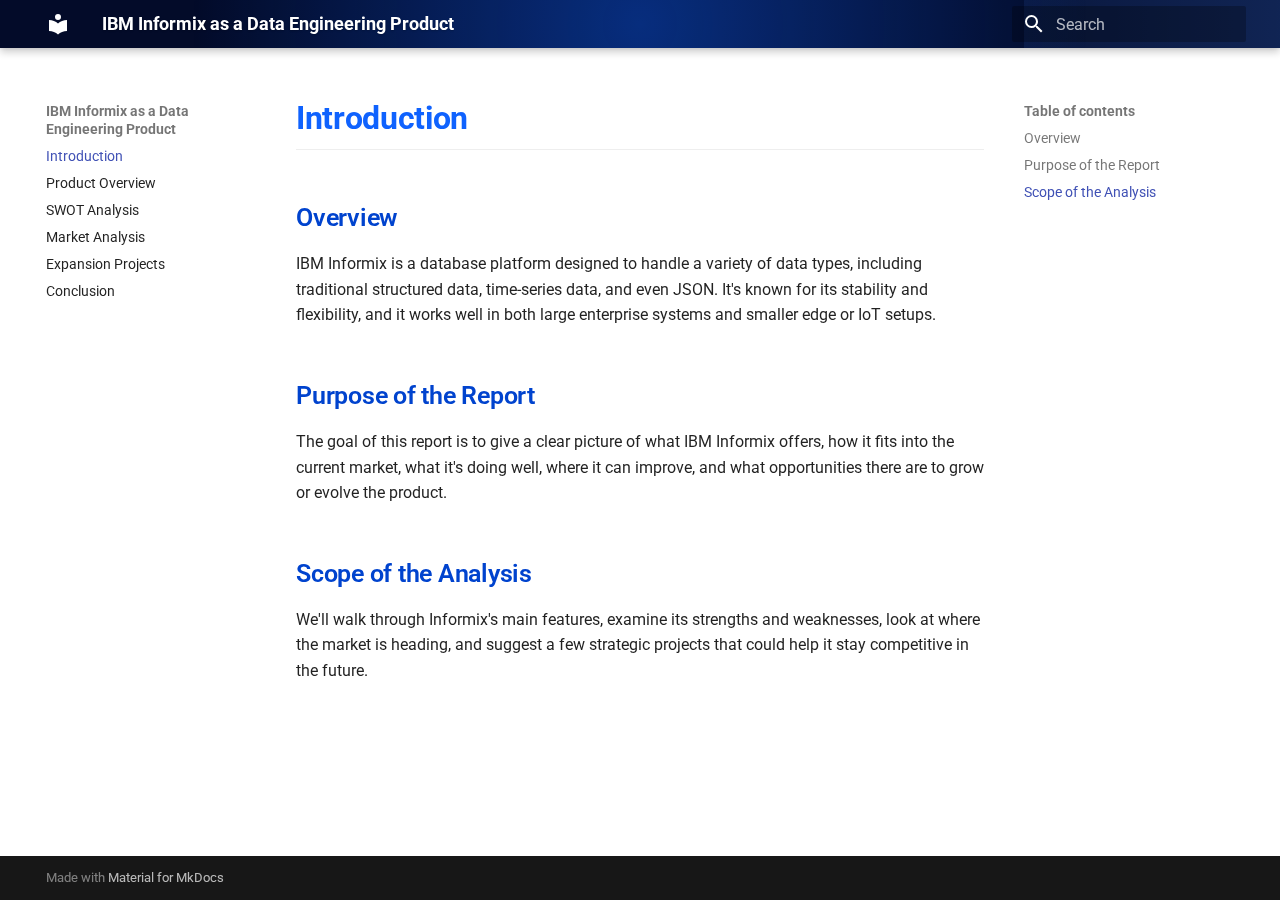
<file: index.html>
<!doctype html>
<html lang="en" class="no-js">
  <head>
    
      <meta charset="utf-8">
      <meta name="viewport" content="width=device-width,initial-scale=1">
      
        <meta name="description" content="Analysis and overview of IBM Informix database platform">
      
      
      
      
      
        <link rel="next" href="product-overview/">
      
      
      <link rel="icon" href="assets/images/favicon.png">
      <meta name="generator" content="mkdocs-1.6.1, mkdocs-material-9.6.14">
    
    
      
        <title>IBM Informix as a Data Engineering Product</title>
      
    
    
      <link rel="stylesheet" href="assets/stylesheets/main.342714a4.min.css">
      
      


    
    
      
    
    
      
        
        
        <link rel="preconnect" href="https://fonts.gstatic.com" crossorigin>
        <link rel="stylesheet" href="https://fonts.googleapis.com/css?family=Roboto:300,300i,400,400i,700,700i%7CRoboto+Mono:400,400i,700,700i&display=fallback">
        <style>:root{--md-text-font:"Roboto";--md-code-font:"Roboto Mono"}</style>
      
    
    
      <link rel="stylesheet" href="stylesheets/extra.css">
    
    <script>__md_scope=new URL(".",location),__md_hash=e=>[...e].reduce(((e,_)=>(e<<5)-e+_.charCodeAt(0)),0),__md_get=(e,_=localStorage,t=__md_scope)=>JSON.parse(_.getItem(t.pathname+"."+e)),__md_set=(e,_,t=localStorage,a=__md_scope)=>{try{t.setItem(a.pathname+"."+e,JSON.stringify(_))}catch(e){}}</script>
    
      

    
    
    
  </head>
  
  
    <body dir="ltr">
  
    
    <input class="md-toggle" data-md-toggle="drawer" type="checkbox" id="__drawer" autocomplete="off">
    <input class="md-toggle" data-md-toggle="search" type="checkbox" id="__search" autocomplete="off">
    <label class="md-overlay" for="__drawer"></label>
    <div data-md-component="skip">
      
        
        <a href="#introduction" class="md-skip">
          Skip to content
        </a>
      
    </div>
    <div data-md-component="announce">
      
    </div>
    
    
      

  

<header class="md-header md-header--shadow" data-md-component="header">
  <nav class="md-header__inner md-grid" aria-label="Header">
    <a href="." title="IBM Informix as a Data Engineering Product" class="md-header__button md-logo" aria-label="IBM Informix as a Data Engineering Product" data-md-component="logo">
      
  
  <svg xmlns="http://www.w3.org/2000/svg" viewBox="0 0 24 24"><path d="M12 8a3 3 0 0 0 3-3 3 3 0 0 0-3-3 3 3 0 0 0-3 3 3 3 0 0 0 3 3m0 3.54C9.64 9.35 6.5 8 3 8v11c3.5 0 6.64 1.35 9 3.54 2.36-2.19 5.5-3.54 9-3.54V8c-3.5 0-6.64 1.35-9 3.54"/></svg>

    </a>
    <label class="md-header__button md-icon" for="__drawer">
      
      <svg xmlns="http://www.w3.org/2000/svg" viewBox="0 0 24 24"><path d="M3 6h18v2H3zm0 5h18v2H3zm0 5h18v2H3z"/></svg>
    </label>
    <div class="md-header__title" data-md-component="header-title">
      <div class="md-header__ellipsis">
        <div class="md-header__topic">
          <span class="md-ellipsis">
            IBM Informix as a Data Engineering Product
          </span>
        </div>
        <div class="md-header__topic" data-md-component="header-topic">
          <span class="md-ellipsis">
            
              Introduction
            
          </span>
        </div>
      </div>
    </div>
    
    
      <script>var palette=__md_get("__palette");if(palette&&palette.color){if("(prefers-color-scheme)"===palette.color.media){var media=matchMedia("(prefers-color-scheme: light)"),input=document.querySelector(media.matches?"[data-md-color-media='(prefers-color-scheme: light)']":"[data-md-color-media='(prefers-color-scheme: dark)']");palette.color.media=input.getAttribute("data-md-color-media"),palette.color.scheme=input.getAttribute("data-md-color-scheme"),palette.color.primary=input.getAttribute("data-md-color-primary"),palette.color.accent=input.getAttribute("data-md-color-accent")}for(var[key,value]of Object.entries(palette.color))document.body.setAttribute("data-md-color-"+key,value)}</script>
    
    
    
      
      
        <label class="md-header__button md-icon" for="__search">
          
          <svg xmlns="http://www.w3.org/2000/svg" viewBox="0 0 24 24"><path d="M9.5 3A6.5 6.5 0 0 1 16 9.5c0 1.61-.59 3.09-1.56 4.23l.27.27h.79l5 5-1.5 1.5-5-5v-.79l-.27-.27A6.52 6.52 0 0 1 9.5 16 6.5 6.5 0 0 1 3 9.5 6.5 6.5 0 0 1 9.5 3m0 2C7 5 5 7 5 9.5S7 14 9.5 14 14 12 14 9.5 12 5 9.5 5"/></svg>
        </label>
        <div class="md-search" data-md-component="search" role="dialog">
  <label class="md-search__overlay" for="__search"></label>
  <div class="md-search__inner" role="search">
    <form class="md-search__form" name="search">
      <input type="text" class="md-search__input" name="query" aria-label="Search" placeholder="Search" autocapitalize="off" autocorrect="off" autocomplete="off" spellcheck="false" data-md-component="search-query" required>
      <label class="md-search__icon md-icon" for="__search">
        
        <svg xmlns="http://www.w3.org/2000/svg" viewBox="0 0 24 24"><path d="M9.5 3A6.5 6.5 0 0 1 16 9.5c0 1.61-.59 3.09-1.56 4.23l.27.27h.79l5 5-1.5 1.5-5-5v-.79l-.27-.27A6.52 6.52 0 0 1 9.5 16 6.5 6.5 0 0 1 3 9.5 6.5 6.5 0 0 1 9.5 3m0 2C7 5 5 7 5 9.5S7 14 9.5 14 14 12 14 9.5 12 5 9.5 5"/></svg>
        
        <svg xmlns="http://www.w3.org/2000/svg" viewBox="0 0 24 24"><path d="M20 11v2H8l5.5 5.5-1.42 1.42L4.16 12l7.92-7.92L13.5 5.5 8 11z"/></svg>
      </label>
      <nav class="md-search__options" aria-label="Search">
        
        <button type="reset" class="md-search__icon md-icon" title="Clear" aria-label="Clear" tabindex="-1">
          
          <svg xmlns="http://www.w3.org/2000/svg" viewBox="0 0 24 24"><path d="M19 6.41 17.59 5 12 10.59 6.41 5 5 6.41 10.59 12 5 17.59 6.41 19 12 13.41 17.59 19 19 17.59 13.41 12z"/></svg>
        </button>
      </nav>
      
    </form>
    <div class="md-search__output">
      <div class="md-search__scrollwrap" tabindex="0" data-md-scrollfix>
        <div class="md-search-result" data-md-component="search-result">
          <div class="md-search-result__meta">
            Initializing search
          </div>
          <ol class="md-search-result__list" role="presentation"></ol>
        </div>
      </div>
    </div>
  </div>
</div>
      
    
    
  </nav>
  
</header>
    
    <div class="md-container" data-md-component="container">
      
      
        
          
        
      
      <main class="md-main" data-md-component="main">
        <div class="md-main__inner md-grid">
          
            
              
              <div class="md-sidebar md-sidebar--primary" data-md-component="sidebar" data-md-type="navigation" >
                <div class="md-sidebar__scrollwrap">
                  <div class="md-sidebar__inner">
                    



<nav class="md-nav md-nav--primary" aria-label="Navigation" data-md-level="0">
  <label class="md-nav__title" for="__drawer">
    <a href="." title="IBM Informix as a Data Engineering Product" class="md-nav__button md-logo" aria-label="IBM Informix as a Data Engineering Product" data-md-component="logo">
      
  
  <svg xmlns="http://www.w3.org/2000/svg" viewBox="0 0 24 24"><path d="M12 8a3 3 0 0 0 3-3 3 3 0 0 0-3-3 3 3 0 0 0-3 3 3 3 0 0 0 3 3m0 3.54C9.64 9.35 6.5 8 3 8v11c3.5 0 6.64 1.35 9 3.54 2.36-2.19 5.5-3.54 9-3.54V8c-3.5 0-6.64 1.35-9 3.54"/></svg>

    </a>
    IBM Informix as a Data Engineering Product
  </label>
  
  <ul class="md-nav__list" data-md-scrollfix>
    
      
      
  
  
    
  
  
  
    <li class="md-nav__item md-nav__item--active">
      
      <input class="md-nav__toggle md-toggle" type="checkbox" id="__toc">
      
      
        
      
      
        <label class="md-nav__link md-nav__link--active" for="__toc">
          
  
  
  <span class="md-ellipsis">
    Introduction
    
  </span>
  

          <span class="md-nav__icon md-icon"></span>
        </label>
      
      <a href="." class="md-nav__link md-nav__link--active">
        
  
  
  <span class="md-ellipsis">
    Introduction
    
  </span>
  

      </a>
      
        

<nav class="md-nav md-nav--secondary" aria-label="Table of contents">
  
  
  
    
  
  
    <label class="md-nav__title" for="__toc">
      <span class="md-nav__icon md-icon"></span>
      Table of contents
    </label>
    <ul class="md-nav__list" data-md-component="toc" data-md-scrollfix>
      
        <li class="md-nav__item">
  <a href="#overview" class="md-nav__link">
    <span class="md-ellipsis">
      Overview
    </span>
  </a>
  
</li>
      
        <li class="md-nav__item">
  <a href="#purpose-of-the-report" class="md-nav__link">
    <span class="md-ellipsis">
      Purpose of the Report
    </span>
  </a>
  
</li>
      
        <li class="md-nav__item">
  <a href="#scope-of-the-analysis" class="md-nav__link">
    <span class="md-ellipsis">
      Scope of the Analysis
    </span>
  </a>
  
</li>
      
    </ul>
  
</nav>
      
    </li>
  

    
      
      
  
  
  
  
    <li class="md-nav__item">
      <a href="product-overview/" class="md-nav__link">
        
  
  
  <span class="md-ellipsis">
    Product Overview
    
  </span>
  

      </a>
    </li>
  

    
      
      
  
  
  
  
    <li class="md-nav__item">
      <a href="swot-analysis/" class="md-nav__link">
        
  
  
  <span class="md-ellipsis">
    SWOT Analysis
    
  </span>
  

      </a>
    </li>
  

    
      
      
  
  
  
  
    <li class="md-nav__item">
      <a href="market-analysis/" class="md-nav__link">
        
  
  
  <span class="md-ellipsis">
    Market Analysis
    
  </span>
  

      </a>
    </li>
  

    
      
      
  
  
  
  
    <li class="md-nav__item">
      <a href="expansion-projects/" class="md-nav__link">
        
  
  
  <span class="md-ellipsis">
    Expansion Projects
    
  </span>
  

      </a>
    </li>
  

    
      
      
  
  
  
  
    <li class="md-nav__item">
      <a href="conclusion/" class="md-nav__link">
        
  
  
  <span class="md-ellipsis">
    Conclusion
    
  </span>
  

      </a>
    </li>
  

    
  </ul>
</nav>
                  </div>
                </div>
              </div>
            
            
              
              <div class="md-sidebar md-sidebar--secondary" data-md-component="sidebar" data-md-type="toc" >
                <div class="md-sidebar__scrollwrap">
                  <div class="md-sidebar__inner">
                    

<nav class="md-nav md-nav--secondary" aria-label="Table of contents">
  
  
  
    
  
  
    <label class="md-nav__title" for="__toc">
      <span class="md-nav__icon md-icon"></span>
      Table of contents
    </label>
    <ul class="md-nav__list" data-md-component="toc" data-md-scrollfix>
      
        <li class="md-nav__item">
  <a href="#overview" class="md-nav__link">
    <span class="md-ellipsis">
      Overview
    </span>
  </a>
  
</li>
      
        <li class="md-nav__item">
  <a href="#purpose-of-the-report" class="md-nav__link">
    <span class="md-ellipsis">
      Purpose of the Report
    </span>
  </a>
  
</li>
      
        <li class="md-nav__item">
  <a href="#scope-of-the-analysis" class="md-nav__link">
    <span class="md-ellipsis">
      Scope of the Analysis
    </span>
  </a>
  
</li>
      
    </ul>
  
</nav>
                  </div>
                </div>
              </div>
            
          
          
            <div class="md-content" data-md-component="content">
              <article class="md-content__inner md-typeset">
                
                  



<h1 id="introduction">Introduction</h1>
<h2 id="overview">Overview</h2>
<p>IBM Informix is a database platform designed to handle a variety of data types, including traditional structured data, time-series data, and even JSON. It's known for its stability and flexibility, and it works well in both large enterprise systems and smaller edge or IoT setups.</p>
<h2 id="purpose-of-the-report">Purpose of the Report</h2>
<p>The goal of this report is to give a clear picture of what IBM Informix offers, how it fits into the current market, what it's doing well, where it can improve, and what opportunities there are to grow or evolve the product.</p>
<h2 id="scope-of-the-analysis">Scope of the Analysis</h2>
<p>We'll walk through Informix's main features, examine its strengths and weaknesses, look at where the market is heading, and suggest a few strategic projects that could help it stay competitive in the future.</p>












                
              </article>
            </div>
          
          
<script>var target=document.getElementById(location.hash.slice(1));target&&target.name&&(target.checked=target.name.startsWith("__tabbed_"))</script>
        </div>
        
      </main>
      
        <footer class="md-footer">
  
  <div class="md-footer-meta md-typeset">
    <div class="md-footer-meta__inner md-grid">
      <div class="md-copyright">
  
  
    Made with
    <a href="https://squidfunk.github.io/mkdocs-material/" target="_blank" rel="noopener">
      Material for MkDocs
    </a>
  
</div>
      
    </div>
  </div>
</footer>
      
    </div>
    <div class="md-dialog" data-md-component="dialog">
      <div class="md-dialog__inner md-typeset"></div>
    </div>
    
    
    
      
      <script id="__config" type="application/json">{"base": ".", "features": [], "search": "assets/javascripts/workers/search.d50fe291.min.js", "tags": null, "translations": {"clipboard.copied": "Copied to clipboard", "clipboard.copy": "Copy to clipboard", "search.result.more.one": "1 more on this page", "search.result.more.other": "# more on this page", "search.result.none": "No matching documents", "search.result.one": "1 matching document", "search.result.other": "# matching documents", "search.result.placeholder": "Type to start searching", "search.result.term.missing": "Missing", "select.version": "Select version"}, "version": null}</script>
    
    
      <script src="assets/javascripts/bundle.13a4f30d.min.js"></script>
      
    
  </body>
</html>
</file>
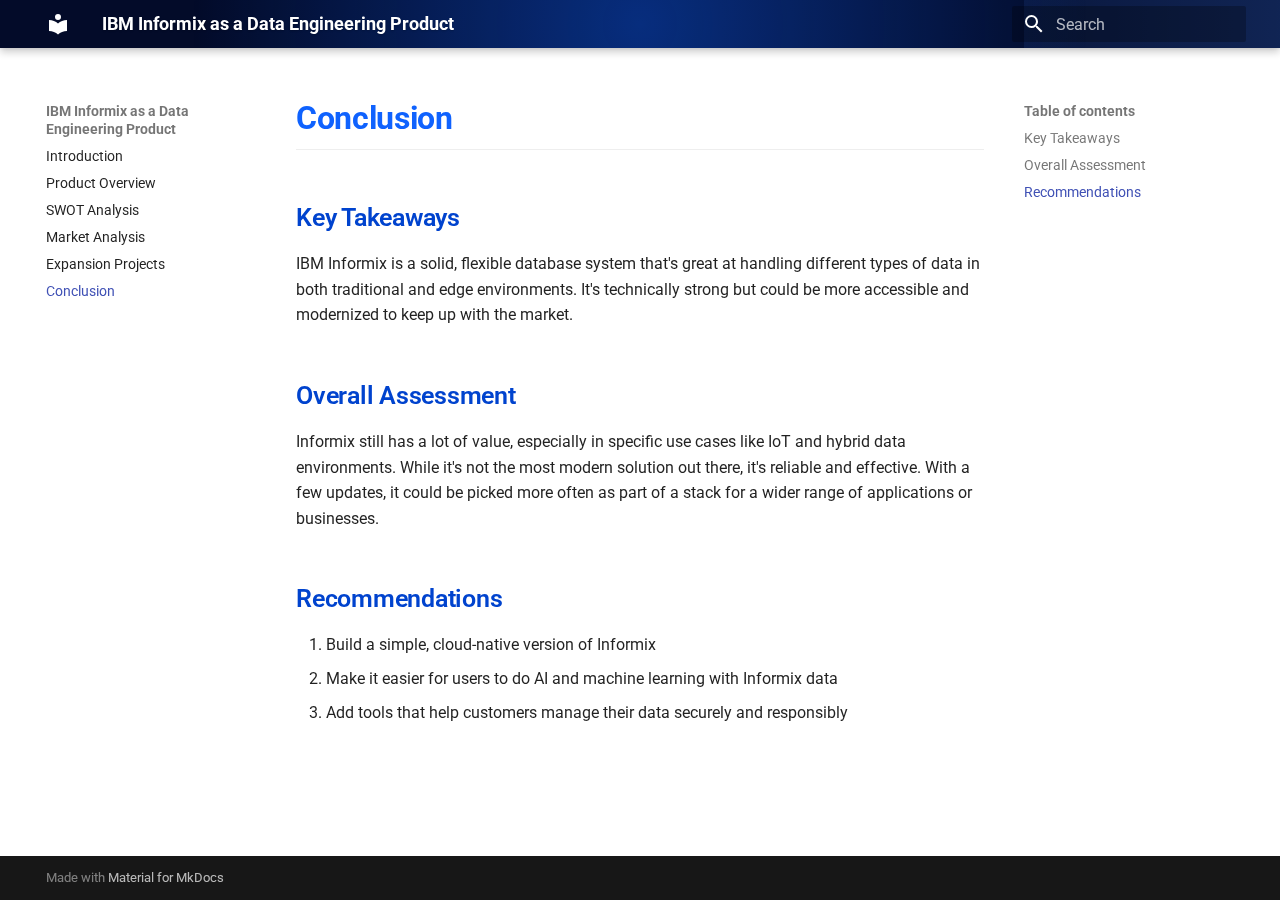
<file: conclusion/index.html>
<!doctype html>
<html lang="en" class="no-js">
  <head>
    
      <meta charset="utf-8">
      <meta name="viewport" content="width=device-width,initial-scale=1">
      
        <meta name="description" content="Analysis and overview of IBM Informix database platform">
      
      
      
      
        <link rel="prev" href="../expansion-projects/">
      
      
      
      <link rel="icon" href="../assets/images/favicon.png">
      <meta name="generator" content="mkdocs-1.6.1, mkdocs-material-9.6.14">
    
    
      
        <title>Conclusion - IBM Informix as a Data Engineering Product</title>
      
    
    
      <link rel="stylesheet" href="../assets/stylesheets/main.342714a4.min.css">
      
      


    
    
      
    
    
      
        
        
        <link rel="preconnect" href="https://fonts.gstatic.com" crossorigin>
        <link rel="stylesheet" href="https://fonts.googleapis.com/css?family=Roboto:300,300i,400,400i,700,700i%7CRoboto+Mono:400,400i,700,700i&display=fallback">
        <style>:root{--md-text-font:"Roboto";--md-code-font:"Roboto Mono"}</style>
      
    
    
      <link rel="stylesheet" href="../stylesheets/extra.css">
    
    <script>__md_scope=new URL("..",location),__md_hash=e=>[...e].reduce(((e,_)=>(e<<5)-e+_.charCodeAt(0)),0),__md_get=(e,_=localStorage,t=__md_scope)=>JSON.parse(_.getItem(t.pathname+"."+e)),__md_set=(e,_,t=localStorage,a=__md_scope)=>{try{t.setItem(a.pathname+"."+e,JSON.stringify(_))}catch(e){}}</script>
    
      

    
    
    
  </head>
  
  
    <body dir="ltr">
  
    
    <input class="md-toggle" data-md-toggle="drawer" type="checkbox" id="__drawer" autocomplete="off">
    <input class="md-toggle" data-md-toggle="search" type="checkbox" id="__search" autocomplete="off">
    <label class="md-overlay" for="__drawer"></label>
    <div data-md-component="skip">
      
        
        <a href="#conclusion" class="md-skip">
          Skip to content
        </a>
      
    </div>
    <div data-md-component="announce">
      
    </div>
    
    
      

  

<header class="md-header md-header--shadow" data-md-component="header">
  <nav class="md-header__inner md-grid" aria-label="Header">
    <a href=".." title="IBM Informix as a Data Engineering Product" class="md-header__button md-logo" aria-label="IBM Informix as a Data Engineering Product" data-md-component="logo">
      
  
  <svg xmlns="http://www.w3.org/2000/svg" viewBox="0 0 24 24"><path d="M12 8a3 3 0 0 0 3-3 3 3 0 0 0-3-3 3 3 0 0 0-3 3 3 3 0 0 0 3 3m0 3.54C9.64 9.35 6.5 8 3 8v11c3.5 0 6.64 1.35 9 3.54 2.36-2.19 5.5-3.54 9-3.54V8c-3.5 0-6.64 1.35-9 3.54"/></svg>

    </a>
    <label class="md-header__button md-icon" for="__drawer">
      
      <svg xmlns="http://www.w3.org/2000/svg" viewBox="0 0 24 24"><path d="M3 6h18v2H3zm0 5h18v2H3zm0 5h18v2H3z"/></svg>
    </label>
    <div class="md-header__title" data-md-component="header-title">
      <div class="md-header__ellipsis">
        <div class="md-header__topic">
          <span class="md-ellipsis">
            IBM Informix as a Data Engineering Product
          </span>
        </div>
        <div class="md-header__topic" data-md-component="header-topic">
          <span class="md-ellipsis">
            
              Conclusion
            
          </span>
        </div>
      </div>
    </div>
    
    
      <script>var palette=__md_get("__palette");if(palette&&palette.color){if("(prefers-color-scheme)"===palette.color.media){var media=matchMedia("(prefers-color-scheme: light)"),input=document.querySelector(media.matches?"[data-md-color-media='(prefers-color-scheme: light)']":"[data-md-color-media='(prefers-color-scheme: dark)']");palette.color.media=input.getAttribute("data-md-color-media"),palette.color.scheme=input.getAttribute("data-md-color-scheme"),palette.color.primary=input.getAttribute("data-md-color-primary"),palette.color.accent=input.getAttribute("data-md-color-accent")}for(var[key,value]of Object.entries(palette.color))document.body.setAttribute("data-md-color-"+key,value)}</script>
    
    
    
      
      
        <label class="md-header__button md-icon" for="__search">
          
          <svg xmlns="http://www.w3.org/2000/svg" viewBox="0 0 24 24"><path d="M9.5 3A6.5 6.5 0 0 1 16 9.5c0 1.61-.59 3.09-1.56 4.23l.27.27h.79l5 5-1.5 1.5-5-5v-.79l-.27-.27A6.52 6.52 0 0 1 9.5 16 6.5 6.5 0 0 1 3 9.5 6.5 6.5 0 0 1 9.5 3m0 2C7 5 5 7 5 9.5S7 14 9.5 14 14 12 14 9.5 12 5 9.5 5"/></svg>
        </label>
        <div class="md-search" data-md-component="search" role="dialog">
  <label class="md-search__overlay" for="__search"></label>
  <div class="md-search__inner" role="search">
    <form class="md-search__form" name="search">
      <input type="text" class="md-search__input" name="query" aria-label="Search" placeholder="Search" autocapitalize="off" autocorrect="off" autocomplete="off" spellcheck="false" data-md-component="search-query" required>
      <label class="md-search__icon md-icon" for="__search">
        
        <svg xmlns="http://www.w3.org/2000/svg" viewBox="0 0 24 24"><path d="M9.5 3A6.5 6.5 0 0 1 16 9.5c0 1.61-.59 3.09-1.56 4.23l.27.27h.79l5 5-1.5 1.5-5-5v-.79l-.27-.27A6.52 6.52 0 0 1 9.5 16 6.5 6.5 0 0 1 3 9.5 6.5 6.5 0 0 1 9.5 3m0 2C7 5 5 7 5 9.5S7 14 9.5 14 14 12 14 9.5 12 5 9.5 5"/></svg>
        
        <svg xmlns="http://www.w3.org/2000/svg" viewBox="0 0 24 24"><path d="M20 11v2H8l5.5 5.5-1.42 1.42L4.16 12l7.92-7.92L13.5 5.5 8 11z"/></svg>
      </label>
      <nav class="md-search__options" aria-label="Search">
        
        <button type="reset" class="md-search__icon md-icon" title="Clear" aria-label="Clear" tabindex="-1">
          
          <svg xmlns="http://www.w3.org/2000/svg" viewBox="0 0 24 24"><path d="M19 6.41 17.59 5 12 10.59 6.41 5 5 6.41 10.59 12 5 17.59 6.41 19 12 13.41 17.59 19 19 17.59 13.41 12z"/></svg>
        </button>
      </nav>
      
    </form>
    <div class="md-search__output">
      <div class="md-search__scrollwrap" tabindex="0" data-md-scrollfix>
        <div class="md-search-result" data-md-component="search-result">
          <div class="md-search-result__meta">
            Initializing search
          </div>
          <ol class="md-search-result__list" role="presentation"></ol>
        </div>
      </div>
    </div>
  </div>
</div>
      
    
    
  </nav>
  
</header>
    
    <div class="md-container" data-md-component="container">
      
      
        
          
        
      
      <main class="md-main" data-md-component="main">
        <div class="md-main__inner md-grid">
          
            
              
              <div class="md-sidebar md-sidebar--primary" data-md-component="sidebar" data-md-type="navigation" >
                <div class="md-sidebar__scrollwrap">
                  <div class="md-sidebar__inner">
                    



<nav class="md-nav md-nav--primary" aria-label="Navigation" data-md-level="0">
  <label class="md-nav__title" for="__drawer">
    <a href=".." title="IBM Informix as a Data Engineering Product" class="md-nav__button md-logo" aria-label="IBM Informix as a Data Engineering Product" data-md-component="logo">
      
  
  <svg xmlns="http://www.w3.org/2000/svg" viewBox="0 0 24 24"><path d="M12 8a3 3 0 0 0 3-3 3 3 0 0 0-3-3 3 3 0 0 0-3 3 3 3 0 0 0 3 3m0 3.54C9.64 9.35 6.5 8 3 8v11c3.5 0 6.64 1.35 9 3.54 2.36-2.19 5.5-3.54 9-3.54V8c-3.5 0-6.64 1.35-9 3.54"/></svg>

    </a>
    IBM Informix as a Data Engineering Product
  </label>
  
  <ul class="md-nav__list" data-md-scrollfix>
    
      
      
  
  
  
  
    <li class="md-nav__item">
      <a href=".." class="md-nav__link">
        
  
  
  <span class="md-ellipsis">
    Introduction
    
  </span>
  

      </a>
    </li>
  

    
      
      
  
  
  
  
    <li class="md-nav__item">
      <a href="../product-overview/" class="md-nav__link">
        
  
  
  <span class="md-ellipsis">
    Product Overview
    
  </span>
  

      </a>
    </li>
  

    
      
      
  
  
  
  
    <li class="md-nav__item">
      <a href="../swot-analysis/" class="md-nav__link">
        
  
  
  <span class="md-ellipsis">
    SWOT Analysis
    
  </span>
  

      </a>
    </li>
  

    
      
      
  
  
  
  
    <li class="md-nav__item">
      <a href="../market-analysis/" class="md-nav__link">
        
  
  
  <span class="md-ellipsis">
    Market Analysis
    
  </span>
  

      </a>
    </li>
  

    
      
      
  
  
  
  
    <li class="md-nav__item">
      <a href="../expansion-projects/" class="md-nav__link">
        
  
  
  <span class="md-ellipsis">
    Expansion Projects
    
  </span>
  

      </a>
    </li>
  

    
      
      
  
  
    
  
  
  
    <li class="md-nav__item md-nav__item--active">
      
      <input class="md-nav__toggle md-toggle" type="checkbox" id="__toc">
      
      
        
      
      
        <label class="md-nav__link md-nav__link--active" for="__toc">
          
  
  
  <span class="md-ellipsis">
    Conclusion
    
  </span>
  

          <span class="md-nav__icon md-icon"></span>
        </label>
      
      <a href="./" class="md-nav__link md-nav__link--active">
        
  
  
  <span class="md-ellipsis">
    Conclusion
    
  </span>
  

      </a>
      
        

<nav class="md-nav md-nav--secondary" aria-label="Table of contents">
  
  
  
    
  
  
    <label class="md-nav__title" for="__toc">
      <span class="md-nav__icon md-icon"></span>
      Table of contents
    </label>
    <ul class="md-nav__list" data-md-component="toc" data-md-scrollfix>
      
        <li class="md-nav__item">
  <a href="#key-takeaways" class="md-nav__link">
    <span class="md-ellipsis">
      Key Takeaways
    </span>
  </a>
  
</li>
      
        <li class="md-nav__item">
  <a href="#overall-assessment" class="md-nav__link">
    <span class="md-ellipsis">
      Overall Assessment
    </span>
  </a>
  
</li>
      
        <li class="md-nav__item">
  <a href="#recommendations" class="md-nav__link">
    <span class="md-ellipsis">
      Recommendations
    </span>
  </a>
  
</li>
      
    </ul>
  
</nav>
      
    </li>
  

    
  </ul>
</nav>
                  </div>
                </div>
              </div>
            
            
              
              <div class="md-sidebar md-sidebar--secondary" data-md-component="sidebar" data-md-type="toc" >
                <div class="md-sidebar__scrollwrap">
                  <div class="md-sidebar__inner">
                    

<nav class="md-nav md-nav--secondary" aria-label="Table of contents">
  
  
  
    
  
  
    <label class="md-nav__title" for="__toc">
      <span class="md-nav__icon md-icon"></span>
      Table of contents
    </label>
    <ul class="md-nav__list" data-md-component="toc" data-md-scrollfix>
      
        <li class="md-nav__item">
  <a href="#key-takeaways" class="md-nav__link">
    <span class="md-ellipsis">
      Key Takeaways
    </span>
  </a>
  
</li>
      
        <li class="md-nav__item">
  <a href="#overall-assessment" class="md-nav__link">
    <span class="md-ellipsis">
      Overall Assessment
    </span>
  </a>
  
</li>
      
        <li class="md-nav__item">
  <a href="#recommendations" class="md-nav__link">
    <span class="md-ellipsis">
      Recommendations
    </span>
  </a>
  
</li>
      
    </ul>
  
</nav>
                  </div>
                </div>
              </div>
            
          
          
            <div class="md-content" data-md-component="content">
              <article class="md-content__inner md-typeset">
                
                  



<h1 id="conclusion">Conclusion</h1>
<h2 id="key-takeaways">Key Takeaways</h2>
<p>IBM Informix is a solid, flexible database system that's great at handling different types of data in both traditional and edge environments. It's technically strong but could be more accessible and modernized to keep up with the market.</p>
<h2 id="overall-assessment">Overall Assessment</h2>
<p>Informix still has a lot of value, especially in specific use cases like IoT and hybrid data environments. While it's not the most modern solution out there, it's reliable and effective. With a few updates, it could be picked more often as part of a stack for a wider range of applications or businesses.</p>
<h2 id="recommendations">Recommendations</h2>
<ol>
<li>Build a simple, cloud-native version of Informix</li>
<li>Make it easier for users to do AI and machine learning with Informix data</li>
<li>Add tools that help customers manage their data securely and responsibly</li>
</ol>












                
              </article>
            </div>
          
          
<script>var target=document.getElementById(location.hash.slice(1));target&&target.name&&(target.checked=target.name.startsWith("__tabbed_"))</script>
        </div>
        
      </main>
      
        <footer class="md-footer">
  
  <div class="md-footer-meta md-typeset">
    <div class="md-footer-meta__inner md-grid">
      <div class="md-copyright">
  
  
    Made with
    <a href="https://squidfunk.github.io/mkdocs-material/" target="_blank" rel="noopener">
      Material for MkDocs
    </a>
  
</div>
      
    </div>
  </div>
</footer>
      
    </div>
    <div class="md-dialog" data-md-component="dialog">
      <div class="md-dialog__inner md-typeset"></div>
    </div>
    
    
    
      
      <script id="__config" type="application/json">{"base": "..", "features": [], "search": "../assets/javascripts/workers/search.d50fe291.min.js", "tags": null, "translations": {"clipboard.copied": "Copied to clipboard", "clipboard.copy": "Copy to clipboard", "search.result.more.one": "1 more on this page", "search.result.more.other": "# more on this page", "search.result.none": "No matching documents", "search.result.one": "1 matching document", "search.result.other": "# matching documents", "search.result.placeholder": "Type to start searching", "search.result.term.missing": "Missing", "select.version": "Select version"}, "version": null}</script>
    
    
      <script src="../assets/javascripts/bundle.13a4f30d.min.js"></script>
      
    
  </body>
</html>
</file>
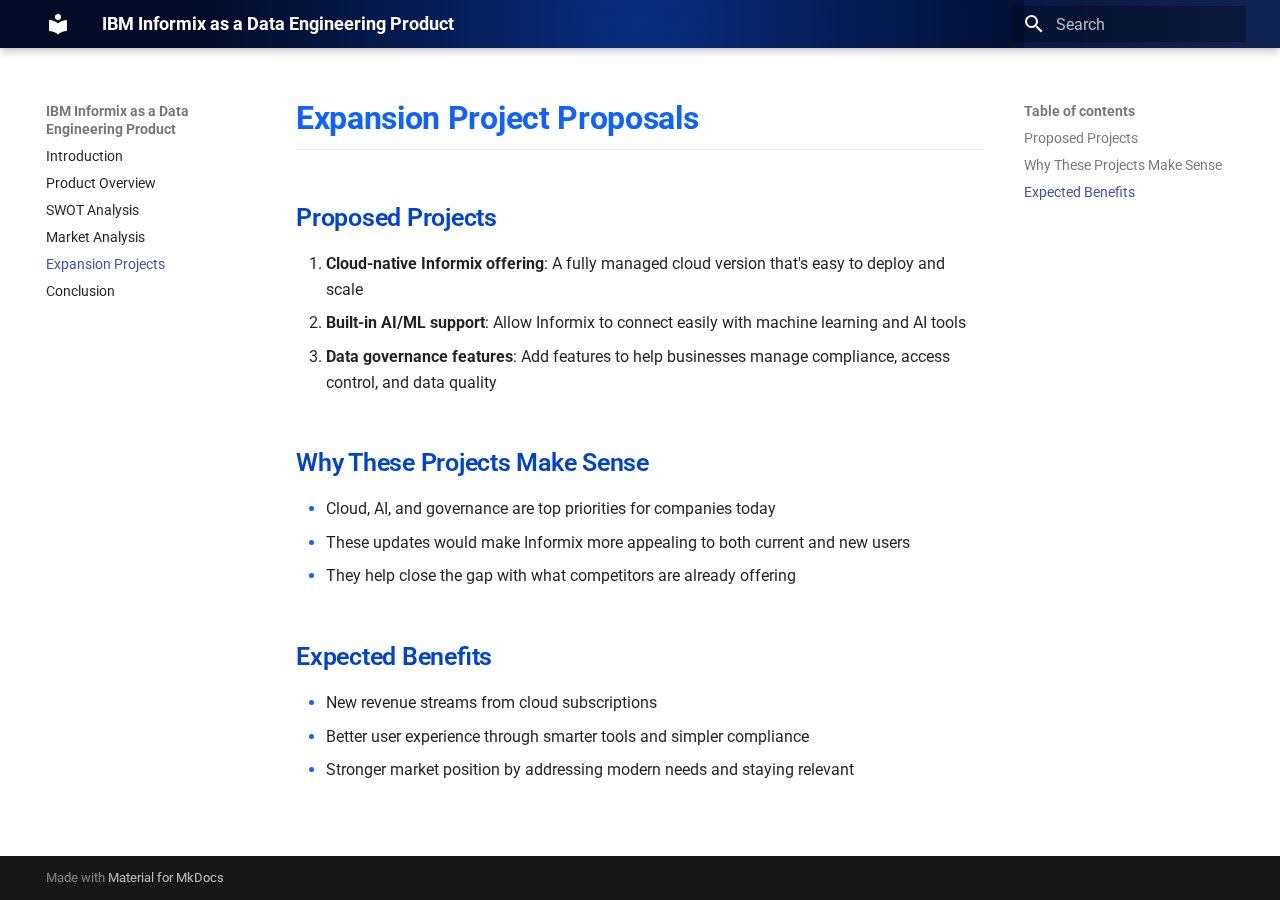
<file: expansion-projects/index.html>
<!doctype html>
<html lang="en" class="no-js">
  <head>
    
      <meta charset="utf-8">
      <meta name="viewport" content="width=device-width,initial-scale=1">
      
        <meta name="description" content="Analysis and overview of IBM Informix database platform">
      
      
      
      
        <link rel="prev" href="../market-analysis/">
      
      
        <link rel="next" href="../conclusion/">
      
      
      <link rel="icon" href="../assets/images/favicon.png">
      <meta name="generator" content="mkdocs-1.6.1, mkdocs-material-9.6.14">
    
    
      
        <title>Expansion Projects - IBM Informix as a Data Engineering Product</title>
      
    
    
      <link rel="stylesheet" href="../assets/stylesheets/main.342714a4.min.css">
      
      


    
    
      
    
    
      
        
        
        <link rel="preconnect" href="https://fonts.gstatic.com" crossorigin>
        <link rel="stylesheet" href="https://fonts.googleapis.com/css?family=Roboto:300,300i,400,400i,700,700i%7CRoboto+Mono:400,400i,700,700i&display=fallback">
        <style>:root{--md-text-font:"Roboto";--md-code-font:"Roboto Mono"}</style>
      
    
    
      <link rel="stylesheet" href="../stylesheets/extra.css">
    
    <script>__md_scope=new URL("..",location),__md_hash=e=>[...e].reduce(((e,_)=>(e<<5)-e+_.charCodeAt(0)),0),__md_get=(e,_=localStorage,t=__md_scope)=>JSON.parse(_.getItem(t.pathname+"."+e)),__md_set=(e,_,t=localStorage,a=__md_scope)=>{try{t.setItem(a.pathname+"."+e,JSON.stringify(_))}catch(e){}}</script>
    
      

    
    
    
  </head>
  
  
    <body dir="ltr">
  
    
    <input class="md-toggle" data-md-toggle="drawer" type="checkbox" id="__drawer" autocomplete="off">
    <input class="md-toggle" data-md-toggle="search" type="checkbox" id="__search" autocomplete="off">
    <label class="md-overlay" for="__drawer"></label>
    <div data-md-component="skip">
      
        
        <a href="#expansion-project-proposals" class="md-skip">
          Skip to content
        </a>
      
    </div>
    <div data-md-component="announce">
      
    </div>
    
    
      

  

<header class="md-header md-header--shadow" data-md-component="header">
  <nav class="md-header__inner md-grid" aria-label="Header">
    <a href=".." title="IBM Informix as a Data Engineering Product" class="md-header__button md-logo" aria-label="IBM Informix as a Data Engineering Product" data-md-component="logo">
      
  
  <svg xmlns="http://www.w3.org/2000/svg" viewBox="0 0 24 24"><path d="M12 8a3 3 0 0 0 3-3 3 3 0 0 0-3-3 3 3 0 0 0-3 3 3 3 0 0 0 3 3m0 3.54C9.64 9.35 6.5 8 3 8v11c3.5 0 6.64 1.35 9 3.54 2.36-2.19 5.5-3.54 9-3.54V8c-3.5 0-6.64 1.35-9 3.54"/></svg>

    </a>
    <label class="md-header__button md-icon" for="__drawer">
      
      <svg xmlns="http://www.w3.org/2000/svg" viewBox="0 0 24 24"><path d="M3 6h18v2H3zm0 5h18v2H3zm0 5h18v2H3z"/></svg>
    </label>
    <div class="md-header__title" data-md-component="header-title">
      <div class="md-header__ellipsis">
        <div class="md-header__topic">
          <span class="md-ellipsis">
            IBM Informix as a Data Engineering Product
          </span>
        </div>
        <div class="md-header__topic" data-md-component="header-topic">
          <span class="md-ellipsis">
            
              Expansion Projects
            
          </span>
        </div>
      </div>
    </div>
    
    
      <script>var palette=__md_get("__palette");if(palette&&palette.color){if("(prefers-color-scheme)"===palette.color.media){var media=matchMedia("(prefers-color-scheme: light)"),input=document.querySelector(media.matches?"[data-md-color-media='(prefers-color-scheme: light)']":"[data-md-color-media='(prefers-color-scheme: dark)']");palette.color.media=input.getAttribute("data-md-color-media"),palette.color.scheme=input.getAttribute("data-md-color-scheme"),palette.color.primary=input.getAttribute("data-md-color-primary"),palette.color.accent=input.getAttribute("data-md-color-accent")}for(var[key,value]of Object.entries(palette.color))document.body.setAttribute("data-md-color-"+key,value)}</script>
    
    
    
      
      
        <label class="md-header__button md-icon" for="__search">
          
          <svg xmlns="http://www.w3.org/2000/svg" viewBox="0 0 24 24"><path d="M9.5 3A6.5 6.5 0 0 1 16 9.5c0 1.61-.59 3.09-1.56 4.23l.27.27h.79l5 5-1.5 1.5-5-5v-.79l-.27-.27A6.52 6.52 0 0 1 9.5 16 6.5 6.5 0 0 1 3 9.5 6.5 6.5 0 0 1 9.5 3m0 2C7 5 5 7 5 9.5S7 14 9.5 14 14 12 14 9.5 12 5 9.5 5"/></svg>
        </label>
        <div class="md-search" data-md-component="search" role="dialog">
  <label class="md-search__overlay" for="__search"></label>
  <div class="md-search__inner" role="search">
    <form class="md-search__form" name="search">
      <input type="text" class="md-search__input" name="query" aria-label="Search" placeholder="Search" autocapitalize="off" autocorrect="off" autocomplete="off" spellcheck="false" data-md-component="search-query" required>
      <label class="md-search__icon md-icon" for="__search">
        
        <svg xmlns="http://www.w3.org/2000/svg" viewBox="0 0 24 24"><path d="M9.5 3A6.5 6.5 0 0 1 16 9.5c0 1.61-.59 3.09-1.56 4.23l.27.27h.79l5 5-1.5 1.5-5-5v-.79l-.27-.27A6.52 6.52 0 0 1 9.5 16 6.5 6.5 0 0 1 3 9.5 6.5 6.5 0 0 1 9.5 3m0 2C7 5 5 7 5 9.5S7 14 9.5 14 14 12 14 9.5 12 5 9.5 5"/></svg>
        
        <svg xmlns="http://www.w3.org/2000/svg" viewBox="0 0 24 24"><path d="M20 11v2H8l5.5 5.5-1.42 1.42L4.16 12l7.92-7.92L13.5 5.5 8 11z"/></svg>
      </label>
      <nav class="md-search__options" aria-label="Search">
        
        <button type="reset" class="md-search__icon md-icon" title="Clear" aria-label="Clear" tabindex="-1">
          
          <svg xmlns="http://www.w3.org/2000/svg" viewBox="0 0 24 24"><path d="M19 6.41 17.59 5 12 10.59 6.41 5 5 6.41 10.59 12 5 17.59 6.41 19 12 13.41 17.59 19 19 17.59 13.41 12z"/></svg>
        </button>
      </nav>
      
    </form>
    <div class="md-search__output">
      <div class="md-search__scrollwrap" tabindex="0" data-md-scrollfix>
        <div class="md-search-result" data-md-component="search-result">
          <div class="md-search-result__meta">
            Initializing search
          </div>
          <ol class="md-search-result__list" role="presentation"></ol>
        </div>
      </div>
    </div>
  </div>
</div>
      
    
    
  </nav>
  
</header>
    
    <div class="md-container" data-md-component="container">
      
      
        
          
        
      
      <main class="md-main" data-md-component="main">
        <div class="md-main__inner md-grid">
          
            
              
              <div class="md-sidebar md-sidebar--primary" data-md-component="sidebar" data-md-type="navigation" >
                <div class="md-sidebar__scrollwrap">
                  <div class="md-sidebar__inner">
                    



<nav class="md-nav md-nav--primary" aria-label="Navigation" data-md-level="0">
  <label class="md-nav__title" for="__drawer">
    <a href=".." title="IBM Informix as a Data Engineering Product" class="md-nav__button md-logo" aria-label="IBM Informix as a Data Engineering Product" data-md-component="logo">
      
  
  <svg xmlns="http://www.w3.org/2000/svg" viewBox="0 0 24 24"><path d="M12 8a3 3 0 0 0 3-3 3 3 0 0 0-3-3 3 3 0 0 0-3 3 3 3 0 0 0 3 3m0 3.54C9.64 9.35 6.5 8 3 8v11c3.5 0 6.64 1.35 9 3.54 2.36-2.19 5.5-3.54 9-3.54V8c-3.5 0-6.64 1.35-9 3.54"/></svg>

    </a>
    IBM Informix as a Data Engineering Product
  </label>
  
  <ul class="md-nav__list" data-md-scrollfix>
    
      
      
  
  
  
  
    <li class="md-nav__item">
      <a href=".." class="md-nav__link">
        
  
  
  <span class="md-ellipsis">
    Introduction
    
  </span>
  

      </a>
    </li>
  

    
      
      
  
  
  
  
    <li class="md-nav__item">
      <a href="../product-overview/" class="md-nav__link">
        
  
  
  <span class="md-ellipsis">
    Product Overview
    
  </span>
  

      </a>
    </li>
  

    
      
      
  
  
  
  
    <li class="md-nav__item">
      <a href="../swot-analysis/" class="md-nav__link">
        
  
  
  <span class="md-ellipsis">
    SWOT Analysis
    
  </span>
  

      </a>
    </li>
  

    
      
      
  
  
  
  
    <li class="md-nav__item">
      <a href="../market-analysis/" class="md-nav__link">
        
  
  
  <span class="md-ellipsis">
    Market Analysis
    
  </span>
  

      </a>
    </li>
  

    
      
      
  
  
    
  
  
  
    <li class="md-nav__item md-nav__item--active">
      
      <input class="md-nav__toggle md-toggle" type="checkbox" id="__toc">
      
      
        
      
      
        <label class="md-nav__link md-nav__link--active" for="__toc">
          
  
  
  <span class="md-ellipsis">
    Expansion Projects
    
  </span>
  

          <span class="md-nav__icon md-icon"></span>
        </label>
      
      <a href="./" class="md-nav__link md-nav__link--active">
        
  
  
  <span class="md-ellipsis">
    Expansion Projects
    
  </span>
  

      </a>
      
        

<nav class="md-nav md-nav--secondary" aria-label="Table of contents">
  
  
  
    
  
  
    <label class="md-nav__title" for="__toc">
      <span class="md-nav__icon md-icon"></span>
      Table of contents
    </label>
    <ul class="md-nav__list" data-md-component="toc" data-md-scrollfix>
      
        <li class="md-nav__item">
  <a href="#proposed-projects" class="md-nav__link">
    <span class="md-ellipsis">
      Proposed Projects
    </span>
  </a>
  
</li>
      
        <li class="md-nav__item">
  <a href="#why-these-projects-make-sense" class="md-nav__link">
    <span class="md-ellipsis">
      Why These Projects Make Sense
    </span>
  </a>
  
</li>
      
        <li class="md-nav__item">
  <a href="#expected-benefits" class="md-nav__link">
    <span class="md-ellipsis">
      Expected Benefits
    </span>
  </a>
  
</li>
      
    </ul>
  
</nav>
      
    </li>
  

    
      
      
  
  
  
  
    <li class="md-nav__item">
      <a href="../conclusion/" class="md-nav__link">
        
  
  
  <span class="md-ellipsis">
    Conclusion
    
  </span>
  

      </a>
    </li>
  

    
  </ul>
</nav>
                  </div>
                </div>
              </div>
            
            
              
              <div class="md-sidebar md-sidebar--secondary" data-md-component="sidebar" data-md-type="toc" >
                <div class="md-sidebar__scrollwrap">
                  <div class="md-sidebar__inner">
                    

<nav class="md-nav md-nav--secondary" aria-label="Table of contents">
  
  
  
    
  
  
    <label class="md-nav__title" for="__toc">
      <span class="md-nav__icon md-icon"></span>
      Table of contents
    </label>
    <ul class="md-nav__list" data-md-component="toc" data-md-scrollfix>
      
        <li class="md-nav__item">
  <a href="#proposed-projects" class="md-nav__link">
    <span class="md-ellipsis">
      Proposed Projects
    </span>
  </a>
  
</li>
      
        <li class="md-nav__item">
  <a href="#why-these-projects-make-sense" class="md-nav__link">
    <span class="md-ellipsis">
      Why These Projects Make Sense
    </span>
  </a>
  
</li>
      
        <li class="md-nav__item">
  <a href="#expected-benefits" class="md-nav__link">
    <span class="md-ellipsis">
      Expected Benefits
    </span>
  </a>
  
</li>
      
    </ul>
  
</nav>
                  </div>
                </div>
              </div>
            
          
          
            <div class="md-content" data-md-component="content">
              <article class="md-content__inner md-typeset">
                
                  



<h1 id="expansion-project-proposals">Expansion Project Proposals</h1>
<h2 id="proposed-projects">Proposed Projects</h2>
<ol>
<li><strong>Cloud-native Informix offering</strong>: A fully managed cloud version that's easy to deploy and scale</li>
<li><strong>Built-in AI/ML support</strong>: Allow Informix to connect easily with machine learning and AI tools</li>
<li><strong>Data governance features</strong>: Add features to help businesses manage compliance, access control, and data quality</li>
</ol>
<h2 id="why-these-projects-make-sense">Why These Projects Make Sense</h2>
<ul>
<li>Cloud, AI, and governance are top priorities for companies today</li>
<li>These updates would make Informix more appealing to both current and new users</li>
<li>They help close the gap with what competitors are already offering</li>
</ul>
<h2 id="expected-benefits">Expected Benefits</h2>
<ul>
<li>New revenue streams from cloud subscriptions</li>
<li>Better user experience through smarter tools and simpler compliance</li>
<li>Stronger market position by addressing modern needs and staying relevant</li>
</ul>












                
              </article>
            </div>
          
          
<script>var target=document.getElementById(location.hash.slice(1));target&&target.name&&(target.checked=target.name.startsWith("__tabbed_"))</script>
        </div>
        
      </main>
      
        <footer class="md-footer">
  
  <div class="md-footer-meta md-typeset">
    <div class="md-footer-meta__inner md-grid">
      <div class="md-copyright">
  
  
    Made with
    <a href="https://squidfunk.github.io/mkdocs-material/" target="_blank" rel="noopener">
      Material for MkDocs
    </a>
  
</div>
      
    </div>
  </div>
</footer>
      
    </div>
    <div class="md-dialog" data-md-component="dialog">
      <div class="md-dialog__inner md-typeset"></div>
    </div>
    
    
    
      
      <script id="__config" type="application/json">{"base": "..", "features": [], "search": "../assets/javascripts/workers/search.d50fe291.min.js", "tags": null, "translations": {"clipboard.copied": "Copied to clipboard", "clipboard.copy": "Copy to clipboard", "search.result.more.one": "1 more on this page", "search.result.more.other": "# more on this page", "search.result.none": "No matching documents", "search.result.one": "1 matching document", "search.result.other": "# matching documents", "search.result.placeholder": "Type to start searching", "search.result.term.missing": "Missing", "select.version": "Select version"}, "version": null}</script>
    
    
      <script src="../assets/javascripts/bundle.13a4f30d.min.js"></script>
      
    
  </body>
</html>
</file>
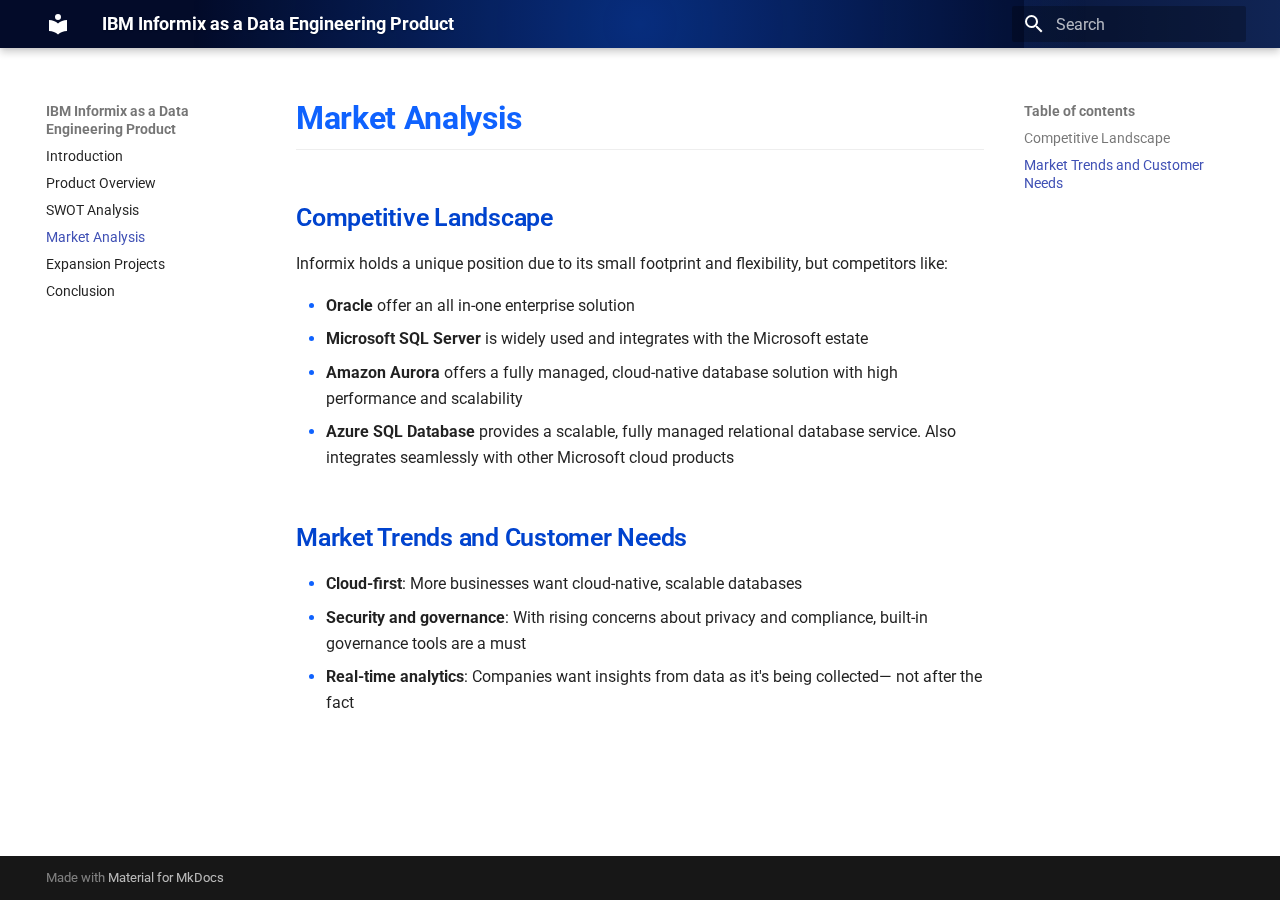
<file: market-analysis/index.html>
<!doctype html>
<html lang="en" class="no-js">
  <head>
    
      <meta charset="utf-8">
      <meta name="viewport" content="width=device-width,initial-scale=1">
      
        <meta name="description" content="Analysis and overview of IBM Informix database platform">
      
      
      
      
        <link rel="prev" href="../swot-analysis/">
      
      
        <link rel="next" href="../expansion-projects/">
      
      
      <link rel="icon" href="../assets/images/favicon.png">
      <meta name="generator" content="mkdocs-1.6.1, mkdocs-material-9.6.14">
    
    
      
        <title>Market Analysis - IBM Informix as a Data Engineering Product</title>
      
    
    
      <link rel="stylesheet" href="../assets/stylesheets/main.342714a4.min.css">
      
      


    
    
      
    
    
      
        
        
        <link rel="preconnect" href="https://fonts.gstatic.com" crossorigin>
        <link rel="stylesheet" href="https://fonts.googleapis.com/css?family=Roboto:300,300i,400,400i,700,700i%7CRoboto+Mono:400,400i,700,700i&display=fallback">
        <style>:root{--md-text-font:"Roboto";--md-code-font:"Roboto Mono"}</style>
      
    
    
      <link rel="stylesheet" href="../stylesheets/extra.css">
    
    <script>__md_scope=new URL("..",location),__md_hash=e=>[...e].reduce(((e,_)=>(e<<5)-e+_.charCodeAt(0)),0),__md_get=(e,_=localStorage,t=__md_scope)=>JSON.parse(_.getItem(t.pathname+"."+e)),__md_set=(e,_,t=localStorage,a=__md_scope)=>{try{t.setItem(a.pathname+"."+e,JSON.stringify(_))}catch(e){}}</script>
    
      

    
    
    
  </head>
  
  
    <body dir="ltr">
  
    
    <input class="md-toggle" data-md-toggle="drawer" type="checkbox" id="__drawer" autocomplete="off">
    <input class="md-toggle" data-md-toggle="search" type="checkbox" id="__search" autocomplete="off">
    <label class="md-overlay" for="__drawer"></label>
    <div data-md-component="skip">
      
        
        <a href="#market-analysis" class="md-skip">
          Skip to content
        </a>
      
    </div>
    <div data-md-component="announce">
      
    </div>
    
    
      

  

<header class="md-header md-header--shadow" data-md-component="header">
  <nav class="md-header__inner md-grid" aria-label="Header">
    <a href=".." title="IBM Informix as a Data Engineering Product" class="md-header__button md-logo" aria-label="IBM Informix as a Data Engineering Product" data-md-component="logo">
      
  
  <svg xmlns="http://www.w3.org/2000/svg" viewBox="0 0 24 24"><path d="M12 8a3 3 0 0 0 3-3 3 3 0 0 0-3-3 3 3 0 0 0-3 3 3 3 0 0 0 3 3m0 3.54C9.64 9.35 6.5 8 3 8v11c3.5 0 6.64 1.35 9 3.54 2.36-2.19 5.5-3.54 9-3.54V8c-3.5 0-6.64 1.35-9 3.54"/></svg>

    </a>
    <label class="md-header__button md-icon" for="__drawer">
      
      <svg xmlns="http://www.w3.org/2000/svg" viewBox="0 0 24 24"><path d="M3 6h18v2H3zm0 5h18v2H3zm0 5h18v2H3z"/></svg>
    </label>
    <div class="md-header__title" data-md-component="header-title">
      <div class="md-header__ellipsis">
        <div class="md-header__topic">
          <span class="md-ellipsis">
            IBM Informix as a Data Engineering Product
          </span>
        </div>
        <div class="md-header__topic" data-md-component="header-topic">
          <span class="md-ellipsis">
            
              Market Analysis
            
          </span>
        </div>
      </div>
    </div>
    
    
      <script>var palette=__md_get("__palette");if(palette&&palette.color){if("(prefers-color-scheme)"===palette.color.media){var media=matchMedia("(prefers-color-scheme: light)"),input=document.querySelector(media.matches?"[data-md-color-media='(prefers-color-scheme: light)']":"[data-md-color-media='(prefers-color-scheme: dark)']");palette.color.media=input.getAttribute("data-md-color-media"),palette.color.scheme=input.getAttribute("data-md-color-scheme"),palette.color.primary=input.getAttribute("data-md-color-primary"),palette.color.accent=input.getAttribute("data-md-color-accent")}for(var[key,value]of Object.entries(palette.color))document.body.setAttribute("data-md-color-"+key,value)}</script>
    
    
    
      
      
        <label class="md-header__button md-icon" for="__search">
          
          <svg xmlns="http://www.w3.org/2000/svg" viewBox="0 0 24 24"><path d="M9.5 3A6.5 6.5 0 0 1 16 9.5c0 1.61-.59 3.09-1.56 4.23l.27.27h.79l5 5-1.5 1.5-5-5v-.79l-.27-.27A6.52 6.52 0 0 1 9.5 16 6.5 6.5 0 0 1 3 9.5 6.5 6.5 0 0 1 9.5 3m0 2C7 5 5 7 5 9.5S7 14 9.5 14 14 12 14 9.5 12 5 9.5 5"/></svg>
        </label>
        <div class="md-search" data-md-component="search" role="dialog">
  <label class="md-search__overlay" for="__search"></label>
  <div class="md-search__inner" role="search">
    <form class="md-search__form" name="search">
      <input type="text" class="md-search__input" name="query" aria-label="Search" placeholder="Search" autocapitalize="off" autocorrect="off" autocomplete="off" spellcheck="false" data-md-component="search-query" required>
      <label class="md-search__icon md-icon" for="__search">
        
        <svg xmlns="http://www.w3.org/2000/svg" viewBox="0 0 24 24"><path d="M9.5 3A6.5 6.5 0 0 1 16 9.5c0 1.61-.59 3.09-1.56 4.23l.27.27h.79l5 5-1.5 1.5-5-5v-.79l-.27-.27A6.52 6.52 0 0 1 9.5 16 6.5 6.5 0 0 1 3 9.5 6.5 6.5 0 0 1 9.5 3m0 2C7 5 5 7 5 9.5S7 14 9.5 14 14 12 14 9.5 12 5 9.5 5"/></svg>
        
        <svg xmlns="http://www.w3.org/2000/svg" viewBox="0 0 24 24"><path d="M20 11v2H8l5.5 5.5-1.42 1.42L4.16 12l7.92-7.92L13.5 5.5 8 11z"/></svg>
      </label>
      <nav class="md-search__options" aria-label="Search">
        
        <button type="reset" class="md-search__icon md-icon" title="Clear" aria-label="Clear" tabindex="-1">
          
          <svg xmlns="http://www.w3.org/2000/svg" viewBox="0 0 24 24"><path d="M19 6.41 17.59 5 12 10.59 6.41 5 5 6.41 10.59 12 5 17.59 6.41 19 12 13.41 17.59 19 19 17.59 13.41 12z"/></svg>
        </button>
      </nav>
      
    </form>
    <div class="md-search__output">
      <div class="md-search__scrollwrap" tabindex="0" data-md-scrollfix>
        <div class="md-search-result" data-md-component="search-result">
          <div class="md-search-result__meta">
            Initializing search
          </div>
          <ol class="md-search-result__list" role="presentation"></ol>
        </div>
      </div>
    </div>
  </div>
</div>
      
    
    
  </nav>
  
</header>
    
    <div class="md-container" data-md-component="container">
      
      
        
          
        
      
      <main class="md-main" data-md-component="main">
        <div class="md-main__inner md-grid">
          
            
              
              <div class="md-sidebar md-sidebar--primary" data-md-component="sidebar" data-md-type="navigation" >
                <div class="md-sidebar__scrollwrap">
                  <div class="md-sidebar__inner">
                    



<nav class="md-nav md-nav--primary" aria-label="Navigation" data-md-level="0">
  <label class="md-nav__title" for="__drawer">
    <a href=".." title="IBM Informix as a Data Engineering Product" class="md-nav__button md-logo" aria-label="IBM Informix as a Data Engineering Product" data-md-component="logo">
      
  
  <svg xmlns="http://www.w3.org/2000/svg" viewBox="0 0 24 24"><path d="M12 8a3 3 0 0 0 3-3 3 3 0 0 0-3-3 3 3 0 0 0-3 3 3 3 0 0 0 3 3m0 3.54C9.64 9.35 6.5 8 3 8v11c3.5 0 6.64 1.35 9 3.54 2.36-2.19 5.5-3.54 9-3.54V8c-3.5 0-6.64 1.35-9 3.54"/></svg>

    </a>
    IBM Informix as a Data Engineering Product
  </label>
  
  <ul class="md-nav__list" data-md-scrollfix>
    
      
      
  
  
  
  
    <li class="md-nav__item">
      <a href=".." class="md-nav__link">
        
  
  
  <span class="md-ellipsis">
    Introduction
    
  </span>
  

      </a>
    </li>
  

    
      
      
  
  
  
  
    <li class="md-nav__item">
      <a href="../product-overview/" class="md-nav__link">
        
  
  
  <span class="md-ellipsis">
    Product Overview
    
  </span>
  

      </a>
    </li>
  

    
      
      
  
  
  
  
    <li class="md-nav__item">
      <a href="../swot-analysis/" class="md-nav__link">
        
  
  
  <span class="md-ellipsis">
    SWOT Analysis
    
  </span>
  

      </a>
    </li>
  

    
      
      
  
  
    
  
  
  
    <li class="md-nav__item md-nav__item--active">
      
      <input class="md-nav__toggle md-toggle" type="checkbox" id="__toc">
      
      
        
      
      
        <label class="md-nav__link md-nav__link--active" for="__toc">
          
  
  
  <span class="md-ellipsis">
    Market Analysis
    
  </span>
  

          <span class="md-nav__icon md-icon"></span>
        </label>
      
      <a href="./" class="md-nav__link md-nav__link--active">
        
  
  
  <span class="md-ellipsis">
    Market Analysis
    
  </span>
  

      </a>
      
        

<nav class="md-nav md-nav--secondary" aria-label="Table of contents">
  
  
  
    
  
  
    <label class="md-nav__title" for="__toc">
      <span class="md-nav__icon md-icon"></span>
      Table of contents
    </label>
    <ul class="md-nav__list" data-md-component="toc" data-md-scrollfix>
      
        <li class="md-nav__item">
  <a href="#competitive-landscape" class="md-nav__link">
    <span class="md-ellipsis">
      Competitive Landscape
    </span>
  </a>
  
</li>
      
        <li class="md-nav__item">
  <a href="#market-trends-and-customer-needs" class="md-nav__link">
    <span class="md-ellipsis">
      Market Trends and Customer Needs
    </span>
  </a>
  
</li>
      
    </ul>
  
</nav>
      
    </li>
  

    
      
      
  
  
  
  
    <li class="md-nav__item">
      <a href="../expansion-projects/" class="md-nav__link">
        
  
  
  <span class="md-ellipsis">
    Expansion Projects
    
  </span>
  

      </a>
    </li>
  

    
      
      
  
  
  
  
    <li class="md-nav__item">
      <a href="../conclusion/" class="md-nav__link">
        
  
  
  <span class="md-ellipsis">
    Conclusion
    
  </span>
  

      </a>
    </li>
  

    
  </ul>
</nav>
                  </div>
                </div>
              </div>
            
            
              
              <div class="md-sidebar md-sidebar--secondary" data-md-component="sidebar" data-md-type="toc" >
                <div class="md-sidebar__scrollwrap">
                  <div class="md-sidebar__inner">
                    

<nav class="md-nav md-nav--secondary" aria-label="Table of contents">
  
  
  
    
  
  
    <label class="md-nav__title" for="__toc">
      <span class="md-nav__icon md-icon"></span>
      Table of contents
    </label>
    <ul class="md-nav__list" data-md-component="toc" data-md-scrollfix>
      
        <li class="md-nav__item">
  <a href="#competitive-landscape" class="md-nav__link">
    <span class="md-ellipsis">
      Competitive Landscape
    </span>
  </a>
  
</li>
      
        <li class="md-nav__item">
  <a href="#market-trends-and-customer-needs" class="md-nav__link">
    <span class="md-ellipsis">
      Market Trends and Customer Needs
    </span>
  </a>
  
</li>
      
    </ul>
  
</nav>
                  </div>
                </div>
              </div>
            
          
          
            <div class="md-content" data-md-component="content">
              <article class="md-content__inner md-typeset">
                
                  



<h1 id="market-analysis">Market Analysis</h1>
<h2 id="competitive-landscape">Competitive Landscape</h2>
<p>Informix holds a unique position due to its small footprint and flexibility, but competitors like:</p>
<ul>
<li><strong>Oracle</strong> offer an all in-one enterprise solution</li>
<li><strong>Microsoft SQL Server</strong> is widely used and integrates with the Microsoft estate</li>
<li><strong>Amazon Aurora</strong> offers a fully managed, cloud-native database solution with high performance and scalability</li>
<li><strong>Azure SQL Database</strong> provides a scalable, fully managed relational database service. Also integrates seamlessly with other Microsoft cloud products</li>
</ul>
<h2 id="market-trends-and-customer-needs">Market Trends and Customer Needs</h2>
<ul>
<li><strong>Cloud-first</strong>: More businesses want cloud-native, scalable databases</li>
<li><strong>Security and governance</strong>: With rising concerns about privacy and compliance, built-in governance tools are a must</li>
<li><strong>Real-time analytics</strong>: Companies want insights from data as it's being collected— not after the fact</li>
</ul>












                
              </article>
            </div>
          
          
<script>var target=document.getElementById(location.hash.slice(1));target&&target.name&&(target.checked=target.name.startsWith("__tabbed_"))</script>
        </div>
        
      </main>
      
        <footer class="md-footer">
  
  <div class="md-footer-meta md-typeset">
    <div class="md-footer-meta__inner md-grid">
      <div class="md-copyright">
  
  
    Made with
    <a href="https://squidfunk.github.io/mkdocs-material/" target="_blank" rel="noopener">
      Material for MkDocs
    </a>
  
</div>
      
    </div>
  </div>
</footer>
      
    </div>
    <div class="md-dialog" data-md-component="dialog">
      <div class="md-dialog__inner md-typeset"></div>
    </div>
    
    
    
      
      <script id="__config" type="application/json">{"base": "..", "features": [], "search": "../assets/javascripts/workers/search.d50fe291.min.js", "tags": null, "translations": {"clipboard.copied": "Copied to clipboard", "clipboard.copy": "Copy to clipboard", "search.result.more.one": "1 more on this page", "search.result.more.other": "# more on this page", "search.result.none": "No matching documents", "search.result.one": "1 matching document", "search.result.other": "# matching documents", "search.result.placeholder": "Type to start searching", "search.result.term.missing": "Missing", "select.version": "Select version"}, "version": null}</script>
    
    
      <script src="../assets/javascripts/bundle.13a4f30d.min.js"></script>
      
    
  </body>
</html>
</file>
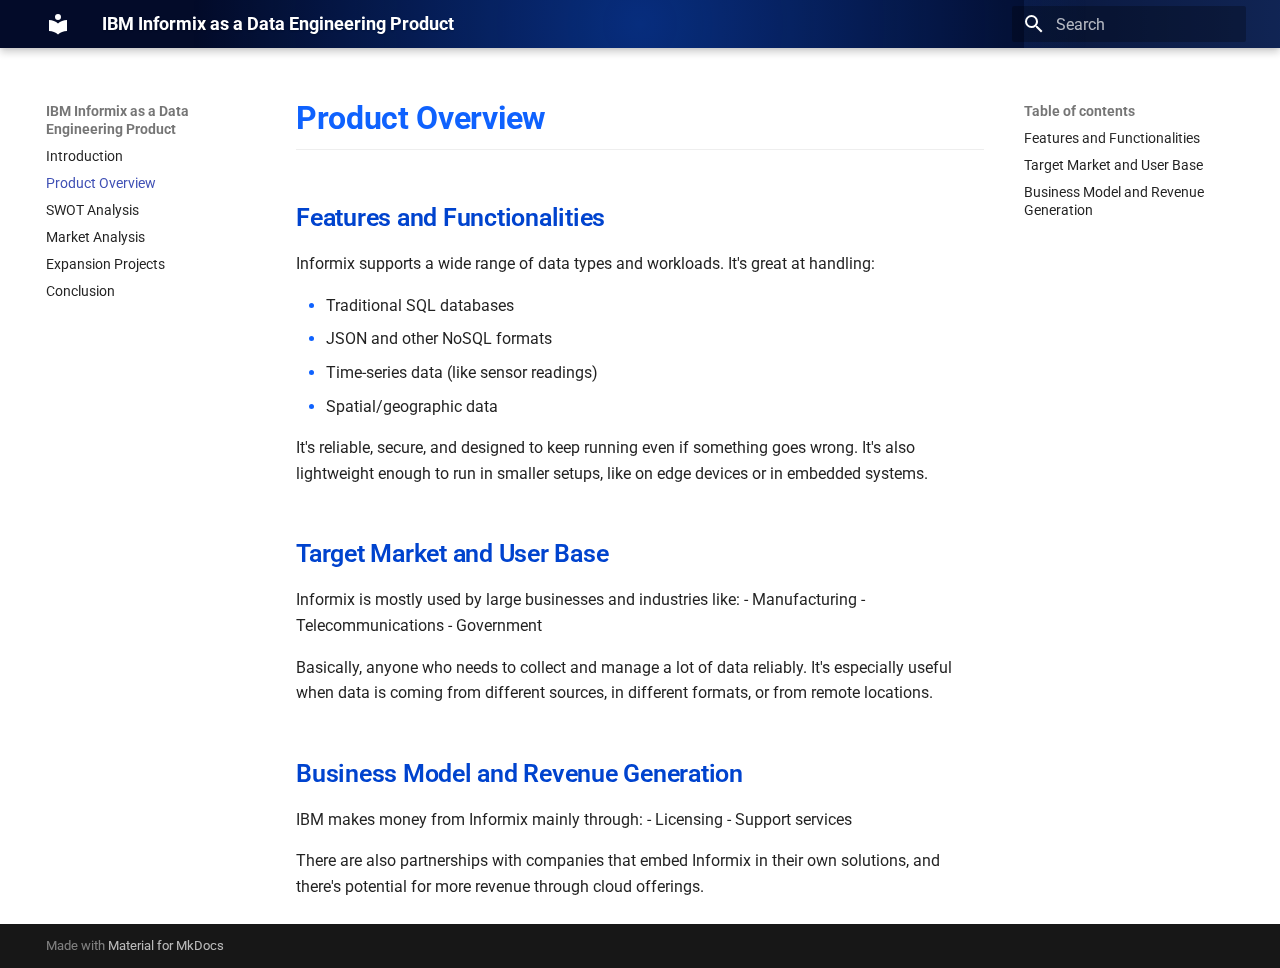
<file: product-overview/index.html>
<!doctype html>
<html lang="en" class="no-js">
  <head>
    
      <meta charset="utf-8">
      <meta name="viewport" content="width=device-width,initial-scale=1">
      
        <meta name="description" content="Analysis and overview of IBM Informix database platform">
      
      
      
      
        <link rel="prev" href="..">
      
      
        <link rel="next" href="../swot-analysis/">
      
      
      <link rel="icon" href="../assets/images/favicon.png">
      <meta name="generator" content="mkdocs-1.6.1, mkdocs-material-9.6.14">
    
    
      
        <title>Product Overview - IBM Informix as a Data Engineering Product</title>
      
    
    
      <link rel="stylesheet" href="../assets/stylesheets/main.342714a4.min.css">
      
      


    
    
      
    
    
      
        
        
        <link rel="preconnect" href="https://fonts.gstatic.com" crossorigin>
        <link rel="stylesheet" href="https://fonts.googleapis.com/css?family=Roboto:300,300i,400,400i,700,700i%7CRoboto+Mono:400,400i,700,700i&display=fallback">
        <style>:root{--md-text-font:"Roboto";--md-code-font:"Roboto Mono"}</style>
      
    
    
      <link rel="stylesheet" href="../stylesheets/extra.css">
    
    <script>__md_scope=new URL("..",location),__md_hash=e=>[...e].reduce(((e,_)=>(e<<5)-e+_.charCodeAt(0)),0),__md_get=(e,_=localStorage,t=__md_scope)=>JSON.parse(_.getItem(t.pathname+"."+e)),__md_set=(e,_,t=localStorage,a=__md_scope)=>{try{t.setItem(a.pathname+"."+e,JSON.stringify(_))}catch(e){}}</script>
    
      

    
    
    
  </head>
  
  
    <body dir="ltr">
  
    
    <input class="md-toggle" data-md-toggle="drawer" type="checkbox" id="__drawer" autocomplete="off">
    <input class="md-toggle" data-md-toggle="search" type="checkbox" id="__search" autocomplete="off">
    <label class="md-overlay" for="__drawer"></label>
    <div data-md-component="skip">
      
        
        <a href="#product-overview" class="md-skip">
          Skip to content
        </a>
      
    </div>
    <div data-md-component="announce">
      
    </div>
    
    
      

  

<header class="md-header md-header--shadow" data-md-component="header">
  <nav class="md-header__inner md-grid" aria-label="Header">
    <a href=".." title="IBM Informix as a Data Engineering Product" class="md-header__button md-logo" aria-label="IBM Informix as a Data Engineering Product" data-md-component="logo">
      
  
  <svg xmlns="http://www.w3.org/2000/svg" viewBox="0 0 24 24"><path d="M12 8a3 3 0 0 0 3-3 3 3 0 0 0-3-3 3 3 0 0 0-3 3 3 3 0 0 0 3 3m0 3.54C9.64 9.35 6.5 8 3 8v11c3.5 0 6.64 1.35 9 3.54 2.36-2.19 5.5-3.54 9-3.54V8c-3.5 0-6.64 1.35-9 3.54"/></svg>

    </a>
    <label class="md-header__button md-icon" for="__drawer">
      
      <svg xmlns="http://www.w3.org/2000/svg" viewBox="0 0 24 24"><path d="M3 6h18v2H3zm0 5h18v2H3zm0 5h18v2H3z"/></svg>
    </label>
    <div class="md-header__title" data-md-component="header-title">
      <div class="md-header__ellipsis">
        <div class="md-header__topic">
          <span class="md-ellipsis">
            IBM Informix as a Data Engineering Product
          </span>
        </div>
        <div class="md-header__topic" data-md-component="header-topic">
          <span class="md-ellipsis">
            
              Product Overview
            
          </span>
        </div>
      </div>
    </div>
    
    
      <script>var palette=__md_get("__palette");if(palette&&palette.color){if("(prefers-color-scheme)"===palette.color.media){var media=matchMedia("(prefers-color-scheme: light)"),input=document.querySelector(media.matches?"[data-md-color-media='(prefers-color-scheme: light)']":"[data-md-color-media='(prefers-color-scheme: dark)']");palette.color.media=input.getAttribute("data-md-color-media"),palette.color.scheme=input.getAttribute("data-md-color-scheme"),palette.color.primary=input.getAttribute("data-md-color-primary"),palette.color.accent=input.getAttribute("data-md-color-accent")}for(var[key,value]of Object.entries(palette.color))document.body.setAttribute("data-md-color-"+key,value)}</script>
    
    
    
      
      
        <label class="md-header__button md-icon" for="__search">
          
          <svg xmlns="http://www.w3.org/2000/svg" viewBox="0 0 24 24"><path d="M9.5 3A6.5 6.5 0 0 1 16 9.5c0 1.61-.59 3.09-1.56 4.23l.27.27h.79l5 5-1.5 1.5-5-5v-.79l-.27-.27A6.52 6.52 0 0 1 9.5 16 6.5 6.5 0 0 1 3 9.5 6.5 6.5 0 0 1 9.5 3m0 2C7 5 5 7 5 9.5S7 14 9.5 14 14 12 14 9.5 12 5 9.5 5"/></svg>
        </label>
        <div class="md-search" data-md-component="search" role="dialog">
  <label class="md-search__overlay" for="__search"></label>
  <div class="md-search__inner" role="search">
    <form class="md-search__form" name="search">
      <input type="text" class="md-search__input" name="query" aria-label="Search" placeholder="Search" autocapitalize="off" autocorrect="off" autocomplete="off" spellcheck="false" data-md-component="search-query" required>
      <label class="md-search__icon md-icon" for="__search">
        
        <svg xmlns="http://www.w3.org/2000/svg" viewBox="0 0 24 24"><path d="M9.5 3A6.5 6.5 0 0 1 16 9.5c0 1.61-.59 3.09-1.56 4.23l.27.27h.79l5 5-1.5 1.5-5-5v-.79l-.27-.27A6.52 6.52 0 0 1 9.5 16 6.5 6.5 0 0 1 3 9.5 6.5 6.5 0 0 1 9.5 3m0 2C7 5 5 7 5 9.5S7 14 9.5 14 14 12 14 9.5 12 5 9.5 5"/></svg>
        
        <svg xmlns="http://www.w3.org/2000/svg" viewBox="0 0 24 24"><path d="M20 11v2H8l5.5 5.5-1.42 1.42L4.16 12l7.92-7.92L13.5 5.5 8 11z"/></svg>
      </label>
      <nav class="md-search__options" aria-label="Search">
        
        <button type="reset" class="md-search__icon md-icon" title="Clear" aria-label="Clear" tabindex="-1">
          
          <svg xmlns="http://www.w3.org/2000/svg" viewBox="0 0 24 24"><path d="M19 6.41 17.59 5 12 10.59 6.41 5 5 6.41 10.59 12 5 17.59 6.41 19 12 13.41 17.59 19 19 17.59 13.41 12z"/></svg>
        </button>
      </nav>
      
    </form>
    <div class="md-search__output">
      <div class="md-search__scrollwrap" tabindex="0" data-md-scrollfix>
        <div class="md-search-result" data-md-component="search-result">
          <div class="md-search-result__meta">
            Initializing search
          </div>
          <ol class="md-search-result__list" role="presentation"></ol>
        </div>
      </div>
    </div>
  </div>
</div>
      
    
    
  </nav>
  
</header>
    
    <div class="md-container" data-md-component="container">
      
      
        
          
        
      
      <main class="md-main" data-md-component="main">
        <div class="md-main__inner md-grid">
          
            
              
              <div class="md-sidebar md-sidebar--primary" data-md-component="sidebar" data-md-type="navigation" >
                <div class="md-sidebar__scrollwrap">
                  <div class="md-sidebar__inner">
                    



<nav class="md-nav md-nav--primary" aria-label="Navigation" data-md-level="0">
  <label class="md-nav__title" for="__drawer">
    <a href=".." title="IBM Informix as a Data Engineering Product" class="md-nav__button md-logo" aria-label="IBM Informix as a Data Engineering Product" data-md-component="logo">
      
  
  <svg xmlns="http://www.w3.org/2000/svg" viewBox="0 0 24 24"><path d="M12 8a3 3 0 0 0 3-3 3 3 0 0 0-3-3 3 3 0 0 0-3 3 3 3 0 0 0 3 3m0 3.54C9.64 9.35 6.5 8 3 8v11c3.5 0 6.64 1.35 9 3.54 2.36-2.19 5.5-3.54 9-3.54V8c-3.5 0-6.64 1.35-9 3.54"/></svg>

    </a>
    IBM Informix as a Data Engineering Product
  </label>
  
  <ul class="md-nav__list" data-md-scrollfix>
    
      
      
  
  
  
  
    <li class="md-nav__item">
      <a href=".." class="md-nav__link">
        
  
  
  <span class="md-ellipsis">
    Introduction
    
  </span>
  

      </a>
    </li>
  

    
      
      
  
  
    
  
  
  
    <li class="md-nav__item md-nav__item--active">
      
      <input class="md-nav__toggle md-toggle" type="checkbox" id="__toc">
      
      
        
      
      
        <label class="md-nav__link md-nav__link--active" for="__toc">
          
  
  
  <span class="md-ellipsis">
    Product Overview
    
  </span>
  

          <span class="md-nav__icon md-icon"></span>
        </label>
      
      <a href="./" class="md-nav__link md-nav__link--active">
        
  
  
  <span class="md-ellipsis">
    Product Overview
    
  </span>
  

      </a>
      
        

<nav class="md-nav md-nav--secondary" aria-label="Table of contents">
  
  
  
    
  
  
    <label class="md-nav__title" for="__toc">
      <span class="md-nav__icon md-icon"></span>
      Table of contents
    </label>
    <ul class="md-nav__list" data-md-component="toc" data-md-scrollfix>
      
        <li class="md-nav__item">
  <a href="#features-and-functionalities" class="md-nav__link">
    <span class="md-ellipsis">
      Features and Functionalities
    </span>
  </a>
  
</li>
      
        <li class="md-nav__item">
  <a href="#target-market-and-user-base" class="md-nav__link">
    <span class="md-ellipsis">
      Target Market and User Base
    </span>
  </a>
  
</li>
      
        <li class="md-nav__item">
  <a href="#business-model-and-revenue-generation" class="md-nav__link">
    <span class="md-ellipsis">
      Business Model and Revenue Generation
    </span>
  </a>
  
</li>
      
    </ul>
  
</nav>
      
    </li>
  

    
      
      
  
  
  
  
    <li class="md-nav__item">
      <a href="../swot-analysis/" class="md-nav__link">
        
  
  
  <span class="md-ellipsis">
    SWOT Analysis
    
  </span>
  

      </a>
    </li>
  

    
      
      
  
  
  
  
    <li class="md-nav__item">
      <a href="../market-analysis/" class="md-nav__link">
        
  
  
  <span class="md-ellipsis">
    Market Analysis
    
  </span>
  

      </a>
    </li>
  

    
      
      
  
  
  
  
    <li class="md-nav__item">
      <a href="../expansion-projects/" class="md-nav__link">
        
  
  
  <span class="md-ellipsis">
    Expansion Projects
    
  </span>
  

      </a>
    </li>
  

    
      
      
  
  
  
  
    <li class="md-nav__item">
      <a href="../conclusion/" class="md-nav__link">
        
  
  
  <span class="md-ellipsis">
    Conclusion
    
  </span>
  

      </a>
    </li>
  

    
  </ul>
</nav>
                  </div>
                </div>
              </div>
            
            
              
              <div class="md-sidebar md-sidebar--secondary" data-md-component="sidebar" data-md-type="toc" >
                <div class="md-sidebar__scrollwrap">
                  <div class="md-sidebar__inner">
                    

<nav class="md-nav md-nav--secondary" aria-label="Table of contents">
  
  
  
    
  
  
    <label class="md-nav__title" for="__toc">
      <span class="md-nav__icon md-icon"></span>
      Table of contents
    </label>
    <ul class="md-nav__list" data-md-component="toc" data-md-scrollfix>
      
        <li class="md-nav__item">
  <a href="#features-and-functionalities" class="md-nav__link">
    <span class="md-ellipsis">
      Features and Functionalities
    </span>
  </a>
  
</li>
      
        <li class="md-nav__item">
  <a href="#target-market-and-user-base" class="md-nav__link">
    <span class="md-ellipsis">
      Target Market and User Base
    </span>
  </a>
  
</li>
      
        <li class="md-nav__item">
  <a href="#business-model-and-revenue-generation" class="md-nav__link">
    <span class="md-ellipsis">
      Business Model and Revenue Generation
    </span>
  </a>
  
</li>
      
    </ul>
  
</nav>
                  </div>
                </div>
              </div>
            
          
          
            <div class="md-content" data-md-component="content">
              <article class="md-content__inner md-typeset">
                
                  



<h1 id="product-overview">Product Overview</h1>
<h2 id="features-and-functionalities">Features and Functionalities</h2>
<p>Informix supports a wide range of data types and workloads. It's great at handling:</p>
<ul>
<li>Traditional SQL databases</li>
<li>JSON and other NoSQL formats</li>
<li>Time-series data (like sensor readings)</li>
<li>Spatial/geographic data</li>
</ul>
<p>It's reliable, secure, and designed to keep running even if something goes wrong. It's also lightweight enough to run in smaller setups, like on edge devices or in embedded systems.</p>
<h2 id="target-market-and-user-base">Target Market and User Base</h2>
<p>Informix is mostly used by large businesses and industries like:
- Manufacturing
- Telecommunications
- Government</p>
<p>Basically, anyone who needs to collect and manage a lot of data reliably. It's especially useful when data is coming from different sources, in different formats, or from remote locations.</p>
<h2 id="business-model-and-revenue-generation">Business Model and Revenue Generation</h2>
<p>IBM makes money from Informix mainly through:
- Licensing
- Support services</p>
<p>There are also partnerships with companies that embed Informix in their own solutions, and there's potential for more revenue through cloud offerings.</p>












                
              </article>
            </div>
          
          
<script>var target=document.getElementById(location.hash.slice(1));target&&target.name&&(target.checked=target.name.startsWith("__tabbed_"))</script>
        </div>
        
      </main>
      
        <footer class="md-footer">
  
  <div class="md-footer-meta md-typeset">
    <div class="md-footer-meta__inner md-grid">
      <div class="md-copyright">
  
  
    Made with
    <a href="https://squidfunk.github.io/mkdocs-material/" target="_blank" rel="noopener">
      Material for MkDocs
    </a>
  
</div>
      
    </div>
  </div>
</footer>
      
    </div>
    <div class="md-dialog" data-md-component="dialog">
      <div class="md-dialog__inner md-typeset"></div>
    </div>
    
    
    
      
      <script id="__config" type="application/json">{"base": "..", "features": [], "search": "../assets/javascripts/workers/search.d50fe291.min.js", "tags": null, "translations": {"clipboard.copied": "Copied to clipboard", "clipboard.copy": "Copy to clipboard", "search.result.more.one": "1 more on this page", "search.result.more.other": "# more on this page", "search.result.none": "No matching documents", "search.result.one": "1 matching document", "search.result.other": "# matching documents", "search.result.placeholder": "Type to start searching", "search.result.term.missing": "Missing", "select.version": "Select version"}, "version": null}</script>
    
    
      <script src="../assets/javascripts/bundle.13a4f30d.min.js"></script>
      
    
  </body>
</html>
</file>
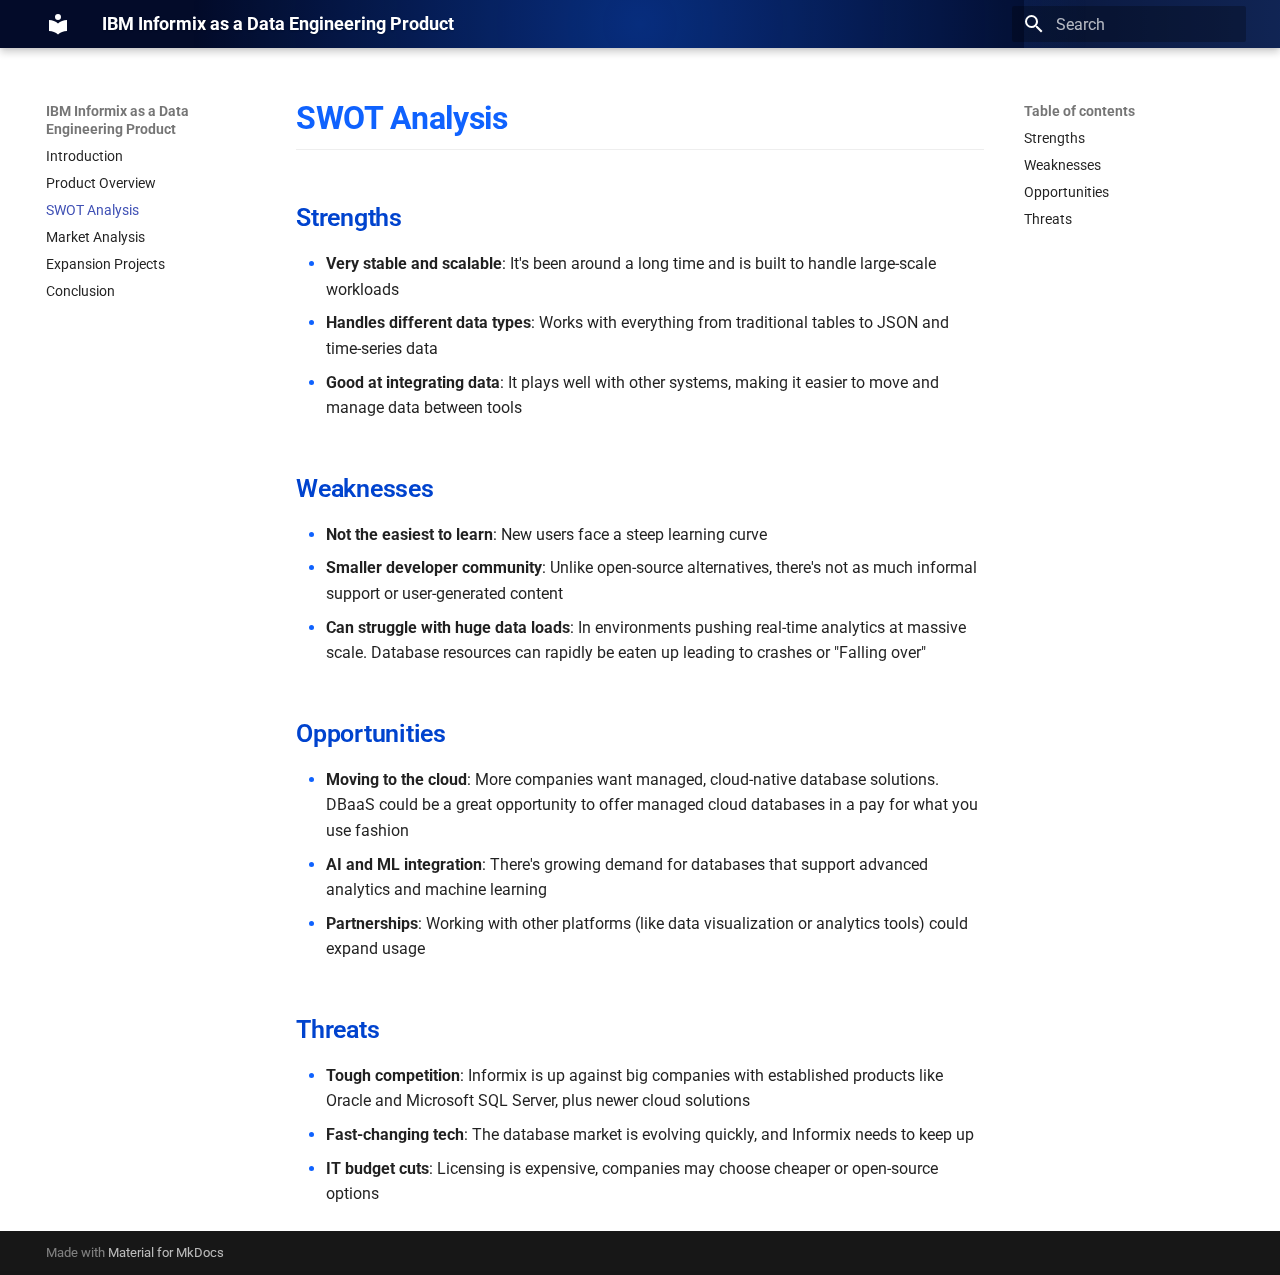
<file: swot-analysis/index.html>
<!doctype html>
<html lang="en" class="no-js">
  <head>
    
      <meta charset="utf-8">
      <meta name="viewport" content="width=device-width,initial-scale=1">
      
        <meta name="description" content="Analysis and overview of IBM Informix database platform">
      
      
      
      
        <link rel="prev" href="../product-overview/">
      
      
        <link rel="next" href="../market-analysis/">
      
      
      <link rel="icon" href="../assets/images/favicon.png">
      <meta name="generator" content="mkdocs-1.6.1, mkdocs-material-9.6.14">
    
    
      
        <title>SWOT Analysis - IBM Informix as a Data Engineering Product</title>
      
    
    
      <link rel="stylesheet" href="../assets/stylesheets/main.342714a4.min.css">
      
      


    
    
      
    
    
      
        
        
        <link rel="preconnect" href="https://fonts.gstatic.com" crossorigin>
        <link rel="stylesheet" href="https://fonts.googleapis.com/css?family=Roboto:300,300i,400,400i,700,700i%7CRoboto+Mono:400,400i,700,700i&display=fallback">
        <style>:root{--md-text-font:"Roboto";--md-code-font:"Roboto Mono"}</style>
      
    
    
      <link rel="stylesheet" href="../stylesheets/extra.css">
    
    <script>__md_scope=new URL("..",location),__md_hash=e=>[...e].reduce(((e,_)=>(e<<5)-e+_.charCodeAt(0)),0),__md_get=(e,_=localStorage,t=__md_scope)=>JSON.parse(_.getItem(t.pathname+"."+e)),__md_set=(e,_,t=localStorage,a=__md_scope)=>{try{t.setItem(a.pathname+"."+e,JSON.stringify(_))}catch(e){}}</script>
    
      

    
    
    
  </head>
  
  
    <body dir="ltr">
  
    
    <input class="md-toggle" data-md-toggle="drawer" type="checkbox" id="__drawer" autocomplete="off">
    <input class="md-toggle" data-md-toggle="search" type="checkbox" id="__search" autocomplete="off">
    <label class="md-overlay" for="__drawer"></label>
    <div data-md-component="skip">
      
        
        <a href="#swot-analysis" class="md-skip">
          Skip to content
        </a>
      
    </div>
    <div data-md-component="announce">
      
    </div>
    
    
      

  

<header class="md-header md-header--shadow" data-md-component="header">
  <nav class="md-header__inner md-grid" aria-label="Header">
    <a href=".." title="IBM Informix as a Data Engineering Product" class="md-header__button md-logo" aria-label="IBM Informix as a Data Engineering Product" data-md-component="logo">
      
  
  <svg xmlns="http://www.w3.org/2000/svg" viewBox="0 0 24 24"><path d="M12 8a3 3 0 0 0 3-3 3 3 0 0 0-3-3 3 3 0 0 0-3 3 3 3 0 0 0 3 3m0 3.54C9.64 9.35 6.5 8 3 8v11c3.5 0 6.64 1.35 9 3.54 2.36-2.19 5.5-3.54 9-3.54V8c-3.5 0-6.64 1.35-9 3.54"/></svg>

    </a>
    <label class="md-header__button md-icon" for="__drawer">
      
      <svg xmlns="http://www.w3.org/2000/svg" viewBox="0 0 24 24"><path d="M3 6h18v2H3zm0 5h18v2H3zm0 5h18v2H3z"/></svg>
    </label>
    <div class="md-header__title" data-md-component="header-title">
      <div class="md-header__ellipsis">
        <div class="md-header__topic">
          <span class="md-ellipsis">
            IBM Informix as a Data Engineering Product
          </span>
        </div>
        <div class="md-header__topic" data-md-component="header-topic">
          <span class="md-ellipsis">
            
              SWOT Analysis
            
          </span>
        </div>
      </div>
    </div>
    
    
      <script>var palette=__md_get("__palette");if(palette&&palette.color){if("(prefers-color-scheme)"===palette.color.media){var media=matchMedia("(prefers-color-scheme: light)"),input=document.querySelector(media.matches?"[data-md-color-media='(prefers-color-scheme: light)']":"[data-md-color-media='(prefers-color-scheme: dark)']");palette.color.media=input.getAttribute("data-md-color-media"),palette.color.scheme=input.getAttribute("data-md-color-scheme"),palette.color.primary=input.getAttribute("data-md-color-primary"),palette.color.accent=input.getAttribute("data-md-color-accent")}for(var[key,value]of Object.entries(palette.color))document.body.setAttribute("data-md-color-"+key,value)}</script>
    
    
    
      
      
        <label class="md-header__button md-icon" for="__search">
          
          <svg xmlns="http://www.w3.org/2000/svg" viewBox="0 0 24 24"><path d="M9.5 3A6.5 6.5 0 0 1 16 9.5c0 1.61-.59 3.09-1.56 4.23l.27.27h.79l5 5-1.5 1.5-5-5v-.79l-.27-.27A6.52 6.52 0 0 1 9.5 16 6.5 6.5 0 0 1 3 9.5 6.5 6.5 0 0 1 9.5 3m0 2C7 5 5 7 5 9.5S7 14 9.5 14 14 12 14 9.5 12 5 9.5 5"/></svg>
        </label>
        <div class="md-search" data-md-component="search" role="dialog">
  <label class="md-search__overlay" for="__search"></label>
  <div class="md-search__inner" role="search">
    <form class="md-search__form" name="search">
      <input type="text" class="md-search__input" name="query" aria-label="Search" placeholder="Search" autocapitalize="off" autocorrect="off" autocomplete="off" spellcheck="false" data-md-component="search-query" required>
      <label class="md-search__icon md-icon" for="__search">
        
        <svg xmlns="http://www.w3.org/2000/svg" viewBox="0 0 24 24"><path d="M9.5 3A6.5 6.5 0 0 1 16 9.5c0 1.61-.59 3.09-1.56 4.23l.27.27h.79l5 5-1.5 1.5-5-5v-.79l-.27-.27A6.52 6.52 0 0 1 9.5 16 6.5 6.5 0 0 1 3 9.5 6.5 6.5 0 0 1 9.5 3m0 2C7 5 5 7 5 9.5S7 14 9.5 14 14 12 14 9.5 12 5 9.5 5"/></svg>
        
        <svg xmlns="http://www.w3.org/2000/svg" viewBox="0 0 24 24"><path d="M20 11v2H8l5.5 5.5-1.42 1.42L4.16 12l7.92-7.92L13.5 5.5 8 11z"/></svg>
      </label>
      <nav class="md-search__options" aria-label="Search">
        
        <button type="reset" class="md-search__icon md-icon" title="Clear" aria-label="Clear" tabindex="-1">
          
          <svg xmlns="http://www.w3.org/2000/svg" viewBox="0 0 24 24"><path d="M19 6.41 17.59 5 12 10.59 6.41 5 5 6.41 10.59 12 5 17.59 6.41 19 12 13.41 17.59 19 19 17.59 13.41 12z"/></svg>
        </button>
      </nav>
      
    </form>
    <div class="md-search__output">
      <div class="md-search__scrollwrap" tabindex="0" data-md-scrollfix>
        <div class="md-search-result" data-md-component="search-result">
          <div class="md-search-result__meta">
            Initializing search
          </div>
          <ol class="md-search-result__list" role="presentation"></ol>
        </div>
      </div>
    </div>
  </div>
</div>
      
    
    
  </nav>
  
</header>
    
    <div class="md-container" data-md-component="container">
      
      
        
          
        
      
      <main class="md-main" data-md-component="main">
        <div class="md-main__inner md-grid">
          
            
              
              <div class="md-sidebar md-sidebar--primary" data-md-component="sidebar" data-md-type="navigation" >
                <div class="md-sidebar__scrollwrap">
                  <div class="md-sidebar__inner">
                    



<nav class="md-nav md-nav--primary" aria-label="Navigation" data-md-level="0">
  <label class="md-nav__title" for="__drawer">
    <a href=".." title="IBM Informix as a Data Engineering Product" class="md-nav__button md-logo" aria-label="IBM Informix as a Data Engineering Product" data-md-component="logo">
      
  
  <svg xmlns="http://www.w3.org/2000/svg" viewBox="0 0 24 24"><path d="M12 8a3 3 0 0 0 3-3 3 3 0 0 0-3-3 3 3 0 0 0-3 3 3 3 0 0 0 3 3m0 3.54C9.64 9.35 6.5 8 3 8v11c3.5 0 6.64 1.35 9 3.54 2.36-2.19 5.5-3.54 9-3.54V8c-3.5 0-6.64 1.35-9 3.54"/></svg>

    </a>
    IBM Informix as a Data Engineering Product
  </label>
  
  <ul class="md-nav__list" data-md-scrollfix>
    
      
      
  
  
  
  
    <li class="md-nav__item">
      <a href=".." class="md-nav__link">
        
  
  
  <span class="md-ellipsis">
    Introduction
    
  </span>
  

      </a>
    </li>
  

    
      
      
  
  
  
  
    <li class="md-nav__item">
      <a href="../product-overview/" class="md-nav__link">
        
  
  
  <span class="md-ellipsis">
    Product Overview
    
  </span>
  

      </a>
    </li>
  

    
      
      
  
  
    
  
  
  
    <li class="md-nav__item md-nav__item--active">
      
      <input class="md-nav__toggle md-toggle" type="checkbox" id="__toc">
      
      
        
      
      
        <label class="md-nav__link md-nav__link--active" for="__toc">
          
  
  
  <span class="md-ellipsis">
    SWOT Analysis
    
  </span>
  

          <span class="md-nav__icon md-icon"></span>
        </label>
      
      <a href="./" class="md-nav__link md-nav__link--active">
        
  
  
  <span class="md-ellipsis">
    SWOT Analysis
    
  </span>
  

      </a>
      
        

<nav class="md-nav md-nav--secondary" aria-label="Table of contents">
  
  
  
    
  
  
    <label class="md-nav__title" for="__toc">
      <span class="md-nav__icon md-icon"></span>
      Table of contents
    </label>
    <ul class="md-nav__list" data-md-component="toc" data-md-scrollfix>
      
        <li class="md-nav__item">
  <a href="#strengths" class="md-nav__link">
    <span class="md-ellipsis">
      Strengths
    </span>
  </a>
  
</li>
      
        <li class="md-nav__item">
  <a href="#weaknesses" class="md-nav__link">
    <span class="md-ellipsis">
      Weaknesses
    </span>
  </a>
  
</li>
      
        <li class="md-nav__item">
  <a href="#opportunities" class="md-nav__link">
    <span class="md-ellipsis">
      Opportunities
    </span>
  </a>
  
</li>
      
        <li class="md-nav__item">
  <a href="#threats" class="md-nav__link">
    <span class="md-ellipsis">
      Threats
    </span>
  </a>
  
</li>
      
    </ul>
  
</nav>
      
    </li>
  

    
      
      
  
  
  
  
    <li class="md-nav__item">
      <a href="../market-analysis/" class="md-nav__link">
        
  
  
  <span class="md-ellipsis">
    Market Analysis
    
  </span>
  

      </a>
    </li>
  

    
      
      
  
  
  
  
    <li class="md-nav__item">
      <a href="../expansion-projects/" class="md-nav__link">
        
  
  
  <span class="md-ellipsis">
    Expansion Projects
    
  </span>
  

      </a>
    </li>
  

    
      
      
  
  
  
  
    <li class="md-nav__item">
      <a href="../conclusion/" class="md-nav__link">
        
  
  
  <span class="md-ellipsis">
    Conclusion
    
  </span>
  

      </a>
    </li>
  

    
  </ul>
</nav>
                  </div>
                </div>
              </div>
            
            
              
              <div class="md-sidebar md-sidebar--secondary" data-md-component="sidebar" data-md-type="toc" >
                <div class="md-sidebar__scrollwrap">
                  <div class="md-sidebar__inner">
                    

<nav class="md-nav md-nav--secondary" aria-label="Table of contents">
  
  
  
    
  
  
    <label class="md-nav__title" for="__toc">
      <span class="md-nav__icon md-icon"></span>
      Table of contents
    </label>
    <ul class="md-nav__list" data-md-component="toc" data-md-scrollfix>
      
        <li class="md-nav__item">
  <a href="#strengths" class="md-nav__link">
    <span class="md-ellipsis">
      Strengths
    </span>
  </a>
  
</li>
      
        <li class="md-nav__item">
  <a href="#weaknesses" class="md-nav__link">
    <span class="md-ellipsis">
      Weaknesses
    </span>
  </a>
  
</li>
      
        <li class="md-nav__item">
  <a href="#opportunities" class="md-nav__link">
    <span class="md-ellipsis">
      Opportunities
    </span>
  </a>
  
</li>
      
        <li class="md-nav__item">
  <a href="#threats" class="md-nav__link">
    <span class="md-ellipsis">
      Threats
    </span>
  </a>
  
</li>
      
    </ul>
  
</nav>
                  </div>
                </div>
              </div>
            
          
          
            <div class="md-content" data-md-component="content">
              <article class="md-content__inner md-typeset">
                
                  



<h1 id="swot-analysis">SWOT Analysis</h1>
<h2 id="strengths">Strengths</h2>
<ul>
<li><strong>Very stable and scalable</strong>: It's been around a long time and is built to handle large-scale workloads</li>
<li><strong>Handles different data types</strong>: Works with everything from traditional tables to JSON and time-series data</li>
<li><strong>Good at integrating data</strong>: It plays well with other systems, making it easier to move and manage data between tools</li>
</ul>
<h2 id="weaknesses">Weaknesses</h2>
<ul>
<li><strong>Not the easiest to learn</strong>: New users face a steep learning curve</li>
<li><strong>Smaller developer community</strong>: Unlike open-source alternatives, there's not as much informal support or user-generated content</li>
<li><strong>Can struggle with huge data loads</strong>: In environments pushing real-time analytics at massive scale. Database resources can rapidly be eaten up leading to crashes or "Falling over"</li>
</ul>
<h2 id="opportunities">Opportunities</h2>
<ul>
<li><strong>Moving to the cloud</strong>: More companies want managed, cloud-native database solutions. DBaaS could be a great opportunity to offer managed cloud databases in a pay for what you use fashion</li>
<li><strong>AI and ML integration</strong>: There's growing demand for databases that support advanced analytics and machine learning</li>
<li><strong>Partnerships</strong>: Working with other platforms (like data visualization or analytics tools) could expand usage</li>
</ul>
<h2 id="threats">Threats</h2>
<ul>
<li><strong>Tough competition</strong>: Informix is up against big companies with established products like Oracle and Microsoft SQL Server, plus newer cloud solutions</li>
<li><strong>Fast-changing tech</strong>: The database market is evolving quickly, and Informix needs to keep up</li>
<li><strong>IT budget cuts</strong>: Licensing is expensive, companies may choose cheaper or open-source options</li>
</ul>












                
              </article>
            </div>
          
          
<script>var target=document.getElementById(location.hash.slice(1));target&&target.name&&(target.checked=target.name.startsWith("__tabbed_"))</script>
        </div>
        
      </main>
      
        <footer class="md-footer">
  
  <div class="md-footer-meta md-typeset">
    <div class="md-footer-meta__inner md-grid">
      <div class="md-copyright">
  
  
    Made with
    <a href="https://squidfunk.github.io/mkdocs-material/" target="_blank" rel="noopener">
      Material for MkDocs
    </a>
  
</div>
      
    </div>
  </div>
</footer>
      
    </div>
    <div class="md-dialog" data-md-component="dialog">
      <div class="md-dialog__inner md-typeset"></div>
    </div>
    
    
    
      
      <script id="__config" type="application/json">{"base": "..", "features": [], "search": "../assets/javascripts/workers/search.d50fe291.min.js", "tags": null, "translations": {"clipboard.copied": "Copied to clipboard", "clipboard.copy": "Copy to clipboard", "search.result.more.one": "1 more on this page", "search.result.more.other": "# more on this page", "search.result.none": "No matching documents", "search.result.one": "1 matching document", "search.result.other": "# matching documents", "search.result.placeholder": "Type to start searching", "search.result.term.missing": "Missing", "select.version": "Select version"}, "version": null}</script>
    
    
      <script src="../assets/javascripts/bundle.13a4f30d.min.js"></script>
      
    
  </body>
</html>
</file>
<file: stylesheets/extra.css>
.md-header {
  position: relative;
  background: #030b29;
  overflow: hidden;
}

.md-header::before {
  content: '';
  position: absolute;
  top: 0;
  left: 0;
  right: 0;
  bottom: 0;
  background: repeating-linear-gradient(
    to right,
    transparent 0%,
    transparent 40%,
    rgba(69, 137, 255, 0.1) 40%,
    rgba(69, 137, 255, 0.2) 50%,
    rgba(69, 137, 255, 0.1) 60%,
    transparent 60%,
    transparent 100%
  );
  background-size: 200% 100%;
  animation: dataFlow 5s linear infinite;
}

.md-header::after {
  content: '';
  position: absolute;
  top: 0;
  left: 0;
  right: 0;
  bottom: 0;
  background: radial-gradient(circle at center, rgba(15, 98, 254, 0.4) 0%, rgba(0, 0, 0, 0) 70%);
  z-index: 1;
}

@keyframes dataFlow {
  0% {
    background-position: 0% 0;
  }
  100% {
    background-position: 200% 0;
  }
}

.md-header__title,
.md-tabs__link,
.md-header-nav__button {
  color: white !important;
  z-index: 2;
  position: relative;
  text-shadow: 0 1px 2px rgba(0,0,0,0.2);
}


.md-typeset h1 {
  color: #0f62fe;
  font-weight: 700;
  border-bottom: 1px solid #eee;
  padding-bottom: 0.3em;
}

.md-typeset h2 {
  color: #0043ce;
  font-weight: 600;
  margin-top: 2em;
}

.md-typeset h3 {
  color: #1261a0;
}

/* Make blockquotes stand out */
.md-typeset blockquote {
  border-left: 4px solid #0f62fe;
  background-color: rgba(15, 98, 254, 0.05);
  padding: 0.5em 1em;
  margin: 1.5em 0;
}

/* Better horizontal rules */
.md-typeset hr {
  height: 1px;
  background-image: linear-gradient(to right, rgba(0, 0, 0, 0), rgba(15, 98, 254, 0.5), rgba(0, 0, 0, 0));
  border: 0;
  margin: 2em 0;
}

/* Custom tip boxes */
.tip, .warning {
  padding: 1em;
  margin: 1em 0;
  border-radius: 4px;
}

.tip {
  background-color: rgba(15, 98, 254, 0.05);
  border-left: 4px solid #0f62fe;
}

.warning {
  background-color: rgba(254, 165, 0, 0.05);
  border-left: 4px solid #fea500;
}

/* Enhance lists */
.md-typeset ul li {
  margin-bottom: 0.5em;
}

.md-typeset ul li::marker {
  color: #0f62fe;
}
</file>
<file: assets/stylesheets/main.342714a4.min.css>
@charset "UTF-8";html{-webkit-text-size-adjust:none;-moz-text-size-adjust:none;text-size-adjust:none;box-sizing:border-box}*,:after,:before{box-sizing:inherit}@media (prefers-reduced-motion){*,:after,:before{transition:none!important}}body{margin:0}a,button,input,label{-webkit-tap-highlight-color:transparent}a{color:inherit;text-decoration:none}hr{border:0;box-sizing:initial;display:block;height:.05rem;overflow:visible;padding:0}small{font-size:80%}sub,sup{line-height:1em}img{border-style:none}table{border-collapse:initial;border-spacing:0}td,th{font-weight:400;vertical-align:top}button{background:#0000;border:0;font-family:inherit;font-size:inherit;margin:0;padding:0}input{border:0;outline:none}:root{--md-primary-fg-color:#4051b5;--md-primary-fg-color--light:#5d6cc0;--md-primary-fg-color--dark:#303fa1;--md-primary-bg-color:#fff;--md-primary-bg-color--light:#ffffffb3;--md-accent-fg-color:#526cfe;--md-accent-fg-color--transparent:#526cfe1a;--md-accent-bg-color:#fff;--md-accent-bg-color--light:#ffffffb3}[data-md-color-scheme=default]{color-scheme:light}[data-md-color-scheme=default] img[src$="#gh-dark-mode-only"],[data-md-color-scheme=default] img[src$="#only-dark"]{display:none}:root,[data-md-color-scheme=default]{--md-hue:225deg;--md-default-fg-color:#000000de;--md-default-fg-color--light:#0000008a;--md-default-fg-color--lighter:#00000052;--md-default-fg-color--lightest:#00000012;--md-default-bg-color:#fff;--md-default-bg-color--light:#ffffffb3;--md-default-bg-color--lighter:#ffffff4d;--md-default-bg-color--lightest:#ffffff1f;--md-code-fg-color:#36464e;--md-code-bg-color:#f5f5f5;--md-code-hl-color:#4287ff;--md-code-hl-color--light:#4287ff1a;--md-code-hl-number-color:#d52a2a;--md-code-hl-special-color:#db1457;--md-code-hl-function-color:#a846b9;--md-code-hl-constant-color:#6e59d9;--md-code-hl-keyword-color:#3f6ec6;--md-code-hl-string-color:#1c7d4d;--md-code-hl-name-color:var(--md-code-fg-color);--md-code-hl-operator-color:var(--md-default-fg-color--light);--md-code-hl-punctuation-color:var(--md-default-fg-color--light);--md-code-hl-comment-color:var(--md-default-fg-color--light);--md-code-hl-generic-color:var(--md-default-fg-color--light);--md-code-hl-variable-color:var(--md-default-fg-color--light);--md-typeset-color:var(--md-default-fg-color);--md-typeset-a-color:var(--md-primary-fg-color);--md-typeset-del-color:#f5503d26;--md-typeset-ins-color:#0bd57026;--md-typeset-kbd-color:#fafafa;--md-typeset-kbd-accent-color:#fff;--md-typeset-kbd-border-color:#b8b8b8;--md-typeset-mark-color:#ffff0080;--md-typeset-table-color:#0000001f;--md-typeset-table-color--light:rgba(0,0,0,.035);--md-admonition-fg-color:var(--md-default-fg-color);--md-admonition-bg-color:var(--md-default-bg-color);--md-warning-fg-color:#000000de;--md-warning-bg-color:#ff9;--md-footer-fg-color:#fff;--md-footer-fg-color--light:#ffffffb3;--md-footer-fg-color--lighter:#ffffff73;--md-footer-bg-color:#000000de;--md-footer-bg-color--dark:#00000052;--md-shadow-z1:0 0.2rem 0.5rem #0000000d,0 0 0.05rem #0000001a;--md-shadow-z2:0 0.2rem 0.5rem #0000001a,0 0 0.05rem #00000040;--md-shadow-z3:0 0.2rem 0.5rem #0003,0 0 0.05rem #00000059}.md-icon svg{fill:currentcolor;display:block;height:1.2rem;width:1.2rem}body{-webkit-font-smoothing:antialiased;-moz-osx-font-smoothing:grayscale;--md-text-font-family:var(--md-text-font,_),-apple-system,BlinkMacSystemFont,Helvetica,Arial,sans-serif;--md-code-font-family:var(--md-code-font,_),SFMono-Regular,Consolas,Menlo,monospace}aside,body,input{font-feature-settings:"kern","liga";color:var(--md-typeset-color);font-family:var(--md-text-font-family)}code,kbd,pre{font-feature-settings:"kern";font-family:var(--md-code-font-family)}:root{--md-typeset-table-sort-icon:url('data:image/svg+xml;charset=utf-8,<svg xmlns="http://www.w3.org/2000/svg" viewBox="0 0 24 24"><path d="m18 21-4-4h3V7h-3l4-4 4 4h-3v10h3M2 19v-2h10v2M2 13v-2h7v2M2 7V5h4v2z"/></svg>');--md-typeset-table-sort-icon--asc:url('data:image/svg+xml;charset=utf-8,<svg xmlns="http://www.w3.org/2000/svg" viewBox="0 0 24 24"><path d="M19 17h3l-4 4-4-4h3V3h2M2 17h10v2H2M6 5v2H2V5m0 6h7v2H2z"/></svg>');--md-typeset-table-sort-icon--desc:url('data:image/svg+xml;charset=utf-8,<svg xmlns="http://www.w3.org/2000/svg" viewBox="0 0 24 24"><path d="M19 7h3l-4-4-4 4h3v14h2M2 17h10v2H2M6 5v2H2V5m0 6h7v2H2z"/></svg>')}.md-typeset{-webkit-print-color-adjust:exact;color-adjust:exact;font-size:.8rem;line-height:1.6;overflow-wrap:break-word}@media print{.md-typeset{font-size:.68rem}}.md-typeset blockquote,.md-typeset dl,.md-typeset figure,.md-typeset ol,.md-typeset pre,.md-typeset ul{margin-bottom:1em;margin-top:1em}.md-typeset h1{color:var(--md-default-fg-color--light);font-size:2em;line-height:1.3;margin:0 0 1.25em}.md-typeset h1,.md-typeset h2{font-weight:300;letter-spacing:-.01em}.md-typeset h2{font-size:1.5625em;line-height:1.4;margin:1.6em 0 .64em}.md-typeset h3{font-size:1.25em;font-weight:400;letter-spacing:-.01em;line-height:1.5;margin:1.6em 0 .8em}.md-typeset h2+h3{margin-top:.8em}.md-typeset h4{font-weight:700;letter-spacing:-.01em;margin:1em 0}.md-typeset h5,.md-typeset h6{color:var(--md-default-fg-color--light);font-size:.8em;font-weight:700;letter-spacing:-.01em;margin:1.25em 0}.md-typeset h5{text-transform:uppercase}.md-typeset h5 code{text-transform:none}.md-typeset hr{border-bottom:.05rem solid var(--md-default-fg-color--lightest);display:flow-root;margin:1.5em 0}.md-typeset a{color:var(--md-typeset-a-color);word-break:break-word}.md-typeset a,.md-typeset a:before{transition:color 125ms}.md-typeset a:focus,.md-typeset a:hover{color:var(--md-accent-fg-color)}.md-typeset a:focus code,.md-typeset a:hover code{background-color:var(--md-accent-fg-color--transparent)}.md-typeset a code{color:currentcolor;transition:background-color 125ms}.md-typeset a.focus-visible{outline-color:var(--md-accent-fg-color);outline-offset:.2rem}.md-typeset code,.md-typeset kbd,.md-typeset pre{color:var(--md-code-fg-color);direction:ltr;font-variant-ligatures:none}@media print{.md-typeset code,.md-typeset kbd,.md-typeset pre{white-space:pre-wrap}}.md-typeset code{background-color:var(--md-code-bg-color);border-radius:.1rem;-webkit-box-decoration-break:clone;box-decoration-break:clone;font-size:.85em;padding:0 .2941176471em;word-break:break-word}.md-typeset code:not(.focus-visible){-webkit-tap-highlight-color:transparent;outline:none}.md-typeset pre{display:flow-root;line-height:1.4;position:relative}.md-typeset pre>code{-webkit-box-decoration-break:slice;box-decoration-break:slice;box-shadow:none;display:block;margin:0;outline-color:var(--md-accent-fg-color);overflow:auto;padding:.7720588235em 1.1764705882em;scrollbar-color:var(--md-default-fg-color--lighter) #0000;scrollbar-width:thin;touch-action:auto;word-break:normal}.md-typeset pre>code:hover{scrollbar-color:var(--md-accent-fg-color) #0000}.md-typeset pre>code::-webkit-scrollbar{height:.2rem;width:.2rem}.md-typeset pre>code::-webkit-scrollbar-thumb{background-color:var(--md-default-fg-color--lighter)}.md-typeset pre>code::-webkit-scrollbar-thumb:hover{background-color:var(--md-accent-fg-color)}.md-typeset kbd{background-color:var(--md-typeset-kbd-color);border-radius:.1rem;box-shadow:0 .1rem 0 .05rem var(--md-typeset-kbd-border-color),0 .1rem 0 var(--md-typeset-kbd-border-color),0 -.1rem .2rem var(--md-typeset-kbd-accent-color) inset;color:var(--md-default-fg-color);display:inline-block;font-size:.75em;padding:0 .6666666667em;vertical-align:text-top;word-break:break-word}.md-typeset mark{background-color:var(--md-typeset-mark-color);-webkit-box-decoration-break:clone;box-decoration-break:clone;color:inherit;word-break:break-word}.md-typeset abbr{border-bottom:.05rem dotted var(--md-default-fg-color--light);cursor:help;text-decoration:none}.md-typeset small{opacity:.75}[dir=ltr] .md-typeset sub,[dir=ltr] .md-typeset sup{margin-left:.078125em}[dir=rtl] .md-typeset sub,[dir=rtl] .md-typeset sup{margin-right:.078125em}[dir=ltr] .md-typeset blockquote{padding-left:.6rem}[dir=rtl] .md-typeset blockquote{padding-right:.6rem}[dir=ltr] .md-typeset blockquote{border-left:.2rem solid var(--md-default-fg-color--lighter)}[dir=rtl] .md-typeset blockquote{border-right:.2rem solid var(--md-default-fg-color--lighter)}.md-typeset blockquote{color:var(--md-default-fg-color--light);margin-left:0;margin-right:0}.md-typeset ul{list-style-type:disc}.md-typeset ul[type]{list-style-type:revert-layer}[dir=ltr] .md-typeset ol,[dir=ltr] .md-typeset ul{margin-left:.625em}[dir=rtl] .md-typeset ol,[dir=rtl] .md-typeset ul{margin-right:.625em}.md-typeset ol,.md-typeset ul{padding:0}.md-typeset ol:not([hidden]),.md-typeset ul:not([hidden]){display:flow-root}.md-typeset ol ol,.md-typeset ul ol{list-style-type:lower-alpha}.md-typeset ol ol ol,.md-typeset ul ol ol{list-style-type:lower-roman}.md-typeset ol ol ol ol,.md-typeset ul ol ol ol{list-style-type:upper-alpha}.md-typeset ol ol ol ol ol,.md-typeset ul ol ol ol ol{list-style-type:upper-roman}.md-typeset ol[type],.md-typeset ul[type]{list-style-type:revert-layer}[dir=ltr] .md-typeset ol li,[dir=ltr] .md-typeset ul li{margin-left:1.25em}[dir=rtl] .md-typeset ol li,[dir=rtl] .md-typeset ul li{margin-right:1.25em}.md-typeset ol li,.md-typeset ul li{margin-bottom:.5em}.md-typeset ol li blockquote,.md-typeset ol li p,.md-typeset ul li blockquote,.md-typeset ul li p{margin:.5em 0}.md-typeset ol li:last-child,.md-typeset ul li:last-child{margin-bottom:0}[dir=ltr] .md-typeset ol li ol,[dir=ltr] .md-typeset ol li ul,[dir=ltr] .md-typeset ul li ol,[dir=ltr] .md-typeset ul li ul{margin-left:.625em}[dir=rtl] .md-typeset ol li ol,[dir=rtl] .md-typeset ol li ul,[dir=rtl] .md-typeset ul li ol,[dir=rtl] .md-typeset ul li ul{margin-right:.625em}.md-typeset ol li ol,.md-typeset ol li ul,.md-typeset ul li ol,.md-typeset ul li ul{margin-bottom:.5em;margin-top:.5em}[dir=ltr] .md-typeset dd{margin-left:1.875em}[dir=rtl] .md-typeset dd{margin-right:1.875em}.md-typeset dd{margin-bottom:1.5em;margin-top:1em}.md-typeset img,.md-typeset svg,.md-typeset video{height:auto;max-width:100%}.md-typeset img[align=left]{margin:1em 1em 1em 0}.md-typeset img[align=right]{margin:1em 0 1em 1em}.md-typeset img[align]:only-child{margin-top:0}.md-typeset figure{display:flow-root;margin:1em auto;max-width:100%;text-align:center;width:-moz-fit-content;width:fit-content}.md-typeset figure img{display:block;margin:0 auto}.md-typeset figcaption{font-style:italic;margin:1em auto;max-width:24rem}.md-typeset iframe{max-width:100%}.md-typeset table:not([class]){background-color:var(--md-default-bg-color);border:.05rem solid var(--md-typeset-table-color);border-radius:.1rem;display:inline-block;font-size:.64rem;max-width:100%;overflow:auto;touch-action:auto}@media print{.md-typeset table:not([class]){display:table}}.md-typeset table:not([class])+*{margin-top:1.5em}.md-typeset table:not([class]) td>:first-child,.md-typeset table:not([class]) th>:first-child{margin-top:0}.md-typeset table:not([class]) td>:last-child,.md-typeset table:not([class]) th>:last-child{margin-bottom:0}.md-typeset table:not([class]) td:not([align]),.md-typeset table:not([class]) th:not([align]){text-align:left}[dir=rtl] .md-typeset table:not([class]) td:not([align]),[dir=rtl] .md-typeset table:not([class]) th:not([align]){text-align:right}.md-typeset table:not([class]) th{font-weight:700;min-width:5rem;padding:.9375em 1.25em;vertical-align:top}.md-typeset table:not([class]) td{border-top:.05rem solid var(--md-typeset-table-color);padding:.9375em 1.25em;vertical-align:top}.md-typeset table:not([class]) tbody tr{transition:background-color 125ms}.md-typeset table:not([class]) tbody tr:hover{background-color:var(--md-typeset-table-color--light);box-shadow:0 .05rem 0 var(--md-default-bg-color) inset}.md-typeset table:not([class]) a{word-break:normal}.md-typeset table th[role=columnheader]{cursor:pointer}[dir=ltr] .md-typeset table th[role=columnheader]:after{margin-left:.5em}[dir=rtl] .md-typeset table th[role=columnheader]:after{margin-right:.5em}.md-typeset table th[role=columnheader]:after{content:"";display:inline-block;height:1.2em;-webkit-mask-image:var(--md-typeset-table-sort-icon);mask-image:var(--md-typeset-table-sort-icon);-webkit-mask-repeat:no-repeat;mask-repeat:no-repeat;-webkit-mask-size:contain;mask-size:contain;transition:background-color 125ms;vertical-align:text-bottom;width:1.2em}.md-typeset table th[role=columnheader]:hover:after{background-color:var(--md-default-fg-color--lighter)}.md-typeset table th[role=columnheader][aria-sort=ascending]:after{background-color:var(--md-default-fg-color--light);-webkit-mask-image:var(--md-typeset-table-sort-icon--asc);mask-image:var(--md-typeset-table-sort-icon--asc)}.md-typeset table th[role=columnheader][aria-sort=descending]:after{background-color:var(--md-default-fg-color--light);-webkit-mask-image:var(--md-typeset-table-sort-icon--desc);mask-image:var(--md-typeset-table-sort-icon--desc)}.md-typeset__scrollwrap{margin:1em -.8rem;overflow-x:auto;touch-action:auto}.md-typeset__table{display:inline-block;margin-bottom:.5em;padding:0 .8rem}@media print{.md-typeset__table{display:block}}html .md-typeset__table table{display:table;margin:0;overflow:hidden;width:100%}@media screen and (max-width:44.984375em){.md-content__inner>pre{margin:1em -.8rem}.md-content__inner>pre code{border-radius:0}}.md-typeset .md-author{border-radius:100%;display:block;flex-shrink:0;height:1.6rem;overflow:hidden;position:relative;transition:color 125ms,transform 125ms;width:1.6rem}.md-typeset .md-author img{display:block}.md-typeset .md-author--more{background:var(--md-default-fg-color--lightest);color:var(--md-default-fg-color--lighter);font-size:.6rem;font-weight:700;line-height:1.6rem;text-align:center}.md-typeset .md-author--long{height:2.4rem;width:2.4rem}.md-typeset a.md-author{transform:scale(1)}.md-typeset a.md-author img{border-radius:100%;filter:grayscale(100%) opacity(75%);transition:filter 125ms}.md-typeset a.md-author:focus,.md-typeset a.md-author:hover{transform:scale(1.1);z-index:1}.md-typeset a.md-author:focus img,.md-typeset a.md-author:hover img{filter:grayscale(0)}.md-banner{background-color:var(--md-footer-bg-color);color:var(--md-footer-fg-color);overflow:auto}@media print{.md-banner{display:none}}.md-banner--warning{background-color:var(--md-warning-bg-color);color:var(--md-warning-fg-color)}.md-banner__inner{font-size:.7rem;margin:.6rem auto;padding:0 .8rem}[dir=ltr] .md-banner__button{float:right}[dir=rtl] .md-banner__button{float:left}.md-banner__button{color:inherit;cursor:pointer;transition:opacity .25s}.no-js .md-banner__button{display:none}.md-banner__button:hover{opacity:.7}html{font-size:125%;height:100%;overflow-x:hidden}@media screen and (min-width:100em){html{font-size:137.5%}}@media screen and (min-width:125em){html{font-size:150%}}body{background-color:var(--md-default-bg-color);display:flex;flex-direction:column;font-size:.5rem;min-height:100%;position:relative;width:100%}@media print{body{display:block}}@media screen and (max-width:59.984375em){body[data-md-scrolllock]{position:fixed}}.md-grid{margin-left:auto;margin-right:auto;max-width:61rem}.md-container{display:flex;flex-direction:column;flex-grow:1}@media print{.md-container{display:block}}.md-main{flex-grow:1}.md-main__inner{display:flex;height:100%;margin-top:1.5rem}.md-ellipsis{overflow:hidden;text-overflow:ellipsis}.md-toggle{display:none}.md-option{height:0;opacity:0;position:absolute;width:0}.md-option:checked+label:not([hidden]){display:block}.md-option.focus-visible+label{outline-color:var(--md-accent-fg-color);outline-style:auto}.md-skip{background-color:var(--md-default-fg-color);border-radius:.1rem;color:var(--md-default-bg-color);font-size:.64rem;margin:.5rem;opacity:0;outline-color:var(--md-accent-fg-color);padding:.3rem .5rem;position:fixed;transform:translateY(.4rem);z-index:-1}.md-skip:focus{opacity:1;transform:translateY(0);transition:transform .25s cubic-bezier(.4,0,.2,1),opacity 175ms 75ms;z-index:10}@page{margin:25mm}:root{--md-clipboard-icon:url('data:image/svg+xml;charset=utf-8,<svg xmlns="http://www.w3.org/2000/svg" viewBox="0 0 24 24"><path d="M19 21H8V7h11m0-2H8a2 2 0 0 0-2 2v14a2 2 0 0 0 2 2h11a2 2 0 0 0 2-2V7a2 2 0 0 0-2-2m-3-4H4a2 2 0 0 0-2 2v14h2V3h12z"/></svg>')}.md-clipboard{border-radius:.1rem;color:var(--md-default-fg-color--lightest);cursor:pointer;height:1.5em;outline-color:var(--md-accent-fg-color);outline-offset:.1rem;position:absolute;right:.5em;top:.5em;transition:color .25s;width:1.5em;z-index:1}@media print{.md-clipboard{display:none}}.md-clipboard:not(.focus-visible){-webkit-tap-highlight-color:transparent;outline:none}:hover>.md-clipboard{color:var(--md-default-fg-color--light)}.md-clipboard:focus,.md-clipboard:hover{color:var(--md-accent-fg-color)}.md-clipboard:after{background-color:currentcolor;content:"";display:block;height:1.125em;margin:0 auto;-webkit-mask-image:var(--md-clipboard-icon);mask-image:var(--md-clipboard-icon);-webkit-mask-position:center;mask-position:center;-webkit-mask-repeat:no-repeat;mask-repeat:no-repeat;-webkit-mask-size:contain;mask-size:contain;width:1.125em}.md-clipboard--inline{cursor:pointer}.md-clipboard--inline code{transition:color .25s,background-color .25s}.md-clipboard--inline:focus code,.md-clipboard--inline:hover code{background-color:var(--md-accent-fg-color--transparent);color:var(--md-accent-fg-color)}.md-typeset .md-code__content{display:grid}@keyframes consent{0%{opacity:0;transform:translateY(100%)}to{opacity:1;transform:translateY(0)}}@keyframes overlay{0%{opacity:0}to{opacity:1}}.md-consent__overlay{animation:overlay .25s both;-webkit-backdrop-filter:blur(.1rem);backdrop-filter:blur(.1rem);background-color:#0000008a;height:100%;opacity:1;position:fixed;top:0;width:100%;z-index:5}.md-consent__inner{animation:consent .5s cubic-bezier(.1,.7,.1,1) both;background-color:var(--md-default-bg-color);border:0;border-radius:.1rem;bottom:0;box-shadow:0 0 .2rem #0000001a,0 .2rem .4rem #0003;max-height:100%;overflow:auto;padding:0;position:fixed;width:100%;z-index:5}.md-consent__form{padding:.8rem}.md-consent__settings{display:none;margin:1em 0}input:checked+.md-consent__settings{display:block}.md-consent__controls{margin-bottom:.8rem}.md-typeset .md-consent__controls .md-button{display:inline}@media screen and (max-width:44.984375em){.md-typeset .md-consent__controls .md-button{display:block;margin-top:.4rem;text-align:center;width:100%}}.md-consent label{cursor:pointer}.md-content{flex-grow:1;min-width:0}.md-content__inner{margin:0 .8rem 1.2rem;padding-top:.6rem}@media screen and (min-width:76.25em){[dir=ltr] .md-sidebar--primary:not([hidden])~.md-content>.md-content__inner{margin-left:1.2rem}[dir=ltr] .md-sidebar--secondary:not([hidden])~.md-content>.md-content__inner,[dir=rtl] .md-sidebar--primary:not([hidden])~.md-content>.md-content__inner{margin-right:1.2rem}[dir=rtl] .md-sidebar--secondary:not([hidden])~.md-content>.md-content__inner{margin-left:1.2rem}}.md-content__inner:before{content:"";display:block;height:.4rem}.md-content__inner>:last-child{margin-bottom:0}[dir=ltr] .md-content__button{float:right}[dir=rtl] .md-content__button{float:left}[dir=ltr] .md-content__button{margin-left:.4rem}[dir=rtl] .md-content__button{margin-right:.4rem}.md-content__button{margin:.4rem 0;padding:0}@media print{.md-content__button{display:none}}.md-typeset .md-content__button{color:var(--md-default-fg-color--lighter)}.md-content__button svg{display:inline;vertical-align:top}[dir=rtl] .md-content__button svg{transform:scaleX(-1)}[dir=ltr] .md-dialog{right:.8rem}[dir=rtl] .md-dialog{left:.8rem}.md-dialog{background-color:var(--md-default-fg-color);border-radius:.1rem;bottom:.8rem;box-shadow:var(--md-shadow-z3);min-width:11.1rem;opacity:0;padding:.4rem .6rem;pointer-events:none;position:fixed;transform:translateY(100%);transition:transform 0ms .4s,opacity .4s;z-index:4}@media print{.md-dialog{display:none}}.md-dialog--active{opacity:1;pointer-events:auto;transform:translateY(0);transition:transform .4s cubic-bezier(.075,.85,.175,1),opacity .4s}.md-dialog__inner{color:var(--md-default-bg-color);font-size:.7rem}.md-feedback{margin:2em 0 1em;text-align:center}.md-feedback fieldset{border:none;margin:0;padding:0}.md-feedback__title{font-weight:700;margin:1em auto}.md-feedback__inner{position:relative}.md-feedback__list{display:flex;flex-wrap:wrap;place-content:baseline center;position:relative}.md-feedback__list:hover .md-icon:not(:disabled){color:var(--md-default-fg-color--lighter)}:disabled .md-feedback__list{min-height:1.8rem}.md-feedback__icon{color:var(--md-default-fg-color--light);cursor:pointer;flex-shrink:0;margin:0 .1rem;transition:color 125ms}.md-feedback__icon:not(:disabled).md-icon:hover{color:var(--md-accent-fg-color)}.md-feedback__icon:disabled{color:var(--md-default-fg-color--lightest);pointer-events:none}.md-feedback__note{opacity:0;position:relative;transform:translateY(.4rem);transition:transform .4s cubic-bezier(.1,.7,.1,1),opacity .15s}.md-feedback__note>*{margin:0 auto;max-width:16rem}:disabled .md-feedback__note{opacity:1;transform:translateY(0)}@media print{.md-feedback{display:none}}.md-footer{background-color:var(--md-footer-bg-color);color:var(--md-footer-fg-color)}@media print{.md-footer{display:none}}.md-footer__inner{justify-content:space-between;overflow:auto;padding:.2rem}.md-footer__inner:not([hidden]){display:flex}.md-footer__link{align-items:end;display:flex;flex-grow:0.01;margin-bottom:.4rem;margin-top:1rem;max-width:100%;outline-color:var(--md-accent-fg-color);overflow:hidden;transition:opacity .25s}.md-footer__link:focus,.md-footer__link:hover{opacity:.7}[dir=rtl] .md-footer__link svg{transform:scaleX(-1)}@media screen and (max-width:44.984375em){.md-footer__link--prev{flex-shrink:0}.md-footer__link--prev .md-footer__title{display:none}}[dir=ltr] .md-footer__link--next{margin-left:auto}[dir=rtl] .md-footer__link--next{margin-right:auto}.md-footer__link--next{text-align:right}[dir=rtl] .md-footer__link--next{text-align:left}.md-footer__title{flex-grow:1;font-size:.9rem;margin-bottom:.7rem;max-width:calc(100% - 2.4rem);padding:0 1rem;white-space:nowrap}.md-footer__button{margin:.2rem;padding:.4rem}.md-footer__direction{font-size:.64rem;opacity:.7}.md-footer-meta{background-color:var(--md-footer-bg-color--dark)}.md-footer-meta__inner{display:flex;flex-wrap:wrap;justify-content:space-between;padding:.2rem}html .md-footer-meta.md-typeset a{color:var(--md-footer-fg-color--light)}html .md-footer-meta.md-typeset a:focus,html .md-footer-meta.md-typeset a:hover{color:var(--md-footer-fg-color)}.md-copyright{color:var(--md-footer-fg-color--lighter);font-size:.64rem;margin:auto .6rem;padding:.4rem 0;width:100%}@media screen and (min-width:45em){.md-copyright{width:auto}}.md-copyright__highlight{color:var(--md-footer-fg-color--light)}.md-social{display:inline-flex;gap:.2rem;margin:0 .4rem;padding:.2rem 0 .6rem}@media screen and (min-width:45em){.md-social{padding:.6rem 0}}.md-social__link{display:inline-block;height:1.6rem;text-align:center;width:1.6rem}.md-social__link:before{line-height:1.9}.md-social__link svg{fill:currentcolor;max-height:.8rem;vertical-align:-25%}.md-typeset .md-button{border:.1rem solid;border-radius:.1rem;color:var(--md-primary-fg-color);cursor:pointer;display:inline-block;font-weight:700;padding:.625em 2em;transition:color 125ms,background-color 125ms,border-color 125ms}.md-typeset .md-button--primary{background-color:var(--md-primary-fg-color);border-color:var(--md-primary-fg-color);color:var(--md-primary-bg-color)}.md-typeset .md-button:focus,.md-typeset .md-button:hover{background-color:var(--md-accent-fg-color);border-color:var(--md-accent-fg-color);color:var(--md-accent-bg-color)}[dir=ltr] .md-typeset .md-input{border-top-left-radius:.1rem}[dir=ltr] .md-typeset .md-input,[dir=rtl] .md-typeset .md-input{border-top-right-radius:.1rem}[dir=rtl] .md-typeset .md-input{border-top-left-radius:.1rem}.md-typeset .md-input{border-bottom:.1rem solid var(--md-default-fg-color--lighter);box-shadow:var(--md-shadow-z1);font-size:.8rem;height:1.8rem;padding:0 .6rem;transition:border .25s,box-shadow .25s}.md-typeset .md-input:focus,.md-typeset .md-input:hover{border-bottom-color:var(--md-accent-fg-color);box-shadow:var(--md-shadow-z2)}.md-typeset .md-input--stretch{width:100%}.md-header{background-color:var(--md-primary-fg-color);box-shadow:0 0 .2rem #0000,0 .2rem .4rem #0000;color:var(--md-primary-bg-color);display:block;left:0;position:sticky;right:0;top:0;z-index:4}@media print{.md-header{display:none}}.md-header[hidden]{transform:translateY(-100%);transition:transform .25s cubic-bezier(.8,0,.6,1),box-shadow .25s}.md-header--shadow{box-shadow:0 0 .2rem #0000001a,0 .2rem .4rem #0003;transition:transform .25s cubic-bezier(.1,.7,.1,1),box-shadow .25s}.md-header__inner{align-items:center;display:flex;padding:0 .2rem}.md-header__button{color:currentcolor;cursor:pointer;margin:.2rem;outline-color:var(--md-accent-fg-color);padding:.4rem;position:relative;transition:opacity .25s;vertical-align:middle;z-index:1}.md-header__button:hover{opacity:.7}.md-header__button:not([hidden]){display:inline-block}.md-header__button:not(.focus-visible){-webkit-tap-highlight-color:transparent;outline:none}.md-header__button.md-logo{margin:.2rem;padding:.4rem}@media screen and (max-width:76.234375em){.md-header__button.md-logo{display:none}}.md-header__button.md-logo img,.md-header__button.md-logo svg{fill:currentcolor;display:block;height:1.2rem;width:auto}@media screen and (min-width:60em){.md-header__button[for=__search]{display:none}}.no-js .md-header__button[for=__search]{display:none}[dir=rtl] .md-header__button[for=__search] svg{transform:scaleX(-1)}@media screen and (min-width:76.25em){.md-header__button[for=__drawer]{display:none}}.md-header__topic{display:flex;max-width:100%;position:absolute;transition:transform .4s cubic-bezier(.1,.7,.1,1),opacity .15s;white-space:nowrap}.md-header__topic+.md-header__topic{opacity:0;pointer-events:none;transform:translateX(1.25rem);transition:transform .4s cubic-bezier(1,.7,.1,.1),opacity .15s;z-index:-1}[dir=rtl] .md-header__topic+.md-header__topic{transform:translateX(-1.25rem)}.md-header__topic:first-child{font-weight:700}[dir=ltr] .md-header__title{margin-left:1rem;margin-right:.4rem}[dir=rtl] .md-header__title{margin-left:.4rem;margin-right:1rem}.md-header__title{flex-grow:1;font-size:.9rem;height:2.4rem;line-height:2.4rem}.md-header__title--active .md-header__topic{opacity:0;pointer-events:none;transform:translateX(-1.25rem);transition:transform .4s cubic-bezier(1,.7,.1,.1),opacity .15s;z-index:-1}[dir=rtl] .md-header__title--active .md-header__topic{transform:translateX(1.25rem)}.md-header__title--active .md-header__topic+.md-header__topic{opacity:1;pointer-events:auto;transform:translateX(0);transition:transform .4s cubic-bezier(.1,.7,.1,1),opacity .15s;z-index:0}.md-header__title>.md-header__ellipsis{height:100%;position:relative;width:100%}.md-header__option{display:flex;flex-shrink:0;max-width:100%;transition:max-width 0ms .25s,opacity .25s .25s;white-space:nowrap}[data-md-toggle=search]:checked~.md-header .md-header__option{max-width:0;opacity:0;transition:max-width 0ms,opacity 0ms}.md-header__option>input{bottom:0}.md-header__source{display:none}@media screen and (min-width:60em){[dir=ltr] .md-header__source{margin-left:1rem}[dir=rtl] .md-header__source{margin-right:1rem}.md-header__source{display:block;max-width:11.7rem;width:11.7rem}}@media screen and (min-width:76.25em){[dir=ltr] .md-header__source{margin-left:1.4rem}[dir=rtl] .md-header__source{margin-right:1.4rem}}.md-meta{color:var(--md-default-fg-color--light);font-size:.7rem;line-height:1.3}.md-meta__list{display:inline-flex;flex-wrap:wrap;list-style:none;margin:0;padding:0}.md-meta__item:not(:last-child):after{content:"·";margin-left:.2rem;margin-right:.2rem}.md-meta__link{color:var(--md-typeset-a-color)}.md-meta__link:focus,.md-meta__link:hover{color:var(--md-accent-fg-color)}.md-draft{background-color:#ff1744;border-radius:.125em;color:#fff;display:inline-block;font-weight:700;padding-left:.5714285714em;padding-right:.5714285714em}:root{--md-nav-icon--prev:url('data:image/svg+xml;charset=utf-8,<svg xmlns="http://www.w3.org/2000/svg" viewBox="0 0 24 24"><path d="M20 11v2H8l5.5 5.5-1.42 1.42L4.16 12l7.92-7.92L13.5 5.5 8 11z"/></svg>');--md-nav-icon--next:url('data:image/svg+xml;charset=utf-8,<svg xmlns="http://www.w3.org/2000/svg" viewBox="0 0 24 24"><path d="M8.59 16.58 13.17 12 8.59 7.41 10 6l6 6-6 6z"/></svg>');--md-toc-icon:url('data:image/svg+xml;charset=utf-8,<svg xmlns="http://www.w3.org/2000/svg" viewBox="0 0 24 24"><path d="M3 9h14V7H3zm0 4h14v-2H3zm0 4h14v-2H3zm16 0h2v-2h-2zm0-10v2h2V7zm0 6h2v-2h-2z"/></svg>')}.md-nav{font-size:.7rem;line-height:1.3}.md-nav__title{color:var(--md-default-fg-color--light);display:block;font-weight:700;overflow:hidden;padding:0 .6rem;text-overflow:ellipsis}.md-nav__title .md-nav__button{display:none}.md-nav__title .md-nav__button img{height:100%;width:auto}.md-nav__title .md-nav__button.md-logo img,.md-nav__title .md-nav__button.md-logo svg{fill:currentcolor;display:block;height:2.4rem;max-width:100%;object-fit:contain;width:auto}.md-nav__list{list-style:none;margin:0;padding:0}.md-nav__link{align-items:flex-start;display:flex;gap:.4rem;margin-top:.625em;scroll-snap-align:start;transition:color 125ms}.md-nav__link--passed{color:var(--md-default-fg-color--light)}.md-nav__item .md-nav__link--active,.md-nav__item .md-nav__link--active code{color:var(--md-typeset-a-color)}.md-nav__link .md-ellipsis{position:relative}[dir=ltr] .md-nav__link .md-icon:last-child{margin-left:auto}[dir=rtl] .md-nav__link .md-icon:last-child{margin-right:auto}.md-nav__link svg{fill:currentcolor;flex-shrink:0;height:1.3em;position:relative}.md-nav__link[for]:focus,.md-nav__link[for]:hover,.md-nav__link[href]:focus,.md-nav__link[href]:hover{color:var(--md-accent-fg-color);cursor:pointer}.md-nav__link.focus-visible{outline-color:var(--md-accent-fg-color);outline-offset:.2rem}.md-nav--primary .md-nav__link[for=__toc]{display:none}.md-nav--primary .md-nav__link[for=__toc] .md-icon:after{background-color:currentcolor;display:block;height:100%;-webkit-mask-image:var(--md-toc-icon);mask-image:var(--md-toc-icon);width:100%}.md-nav--primary .md-nav__link[for=__toc]~.md-nav{display:none}.md-nav__container>.md-nav__link{margin-top:0}.md-nav__container>.md-nav__link:first-child{flex-grow:1;min-width:0}.md-nav__icon{flex-shrink:0}.md-nav__source{display:none}@media screen and (max-width:76.234375em){.md-nav--primary,.md-nav--primary .md-nav{background-color:var(--md-default-bg-color);display:flex;flex-direction:column;height:100%;left:0;position:absolute;right:0;top:0;z-index:1}.md-nav--primary .md-nav__item,.md-nav--primary .md-nav__title{font-size:.8rem;line-height:1.5}.md-nav--primary .md-nav__title{background-color:var(--md-default-fg-color--lightest);color:var(--md-default-fg-color--light);cursor:pointer;height:5.6rem;line-height:2.4rem;padding:3rem .8rem .2rem;position:relative;white-space:nowrap}[dir=ltr] .md-nav--primary .md-nav__title .md-nav__icon{left:.4rem}[dir=rtl] .md-nav--primary .md-nav__title .md-nav__icon{right:.4rem}.md-nav--primary .md-nav__title .md-nav__icon{display:block;height:1.2rem;margin:.2rem;position:absolute;top:.4rem;width:1.2rem}.md-nav--primary .md-nav__title .md-nav__icon:after{background-color:currentcolor;content:"";display:block;height:100%;-webkit-mask-image:var(--md-nav-icon--prev);mask-image:var(--md-nav-icon--prev);-webkit-mask-position:center;mask-position:center;-webkit-mask-repeat:no-repeat;mask-repeat:no-repeat;-webkit-mask-size:contain;mask-size:contain;width:100%}.md-nav--primary .md-nav__title~.md-nav__list{background-color:var(--md-default-bg-color);box-shadow:0 .05rem 0 var(--md-default-fg-color--lightest) inset;overflow-y:auto;scroll-snap-type:y mandatory;touch-action:pan-y}.md-nav--primary .md-nav__title~.md-nav__list>:first-child{border-top:0}.md-nav--primary .md-nav__title[for=__drawer]{background-color:var(--md-primary-fg-color);color:var(--md-primary-bg-color);font-weight:700}.md-nav--primary .md-nav__title .md-logo{display:block;left:.2rem;margin:.2rem;padding:.4rem;position:absolute;right:.2rem;top:.2rem}.md-nav--primary .md-nav__list{flex:1}.md-nav--primary .md-nav__item{border-top:.05rem solid var(--md-default-fg-color--lightest)}.md-nav--primary .md-nav__item--active>.md-nav__link{color:var(--md-typeset-a-color)}.md-nav--primary .md-nav__item--active>.md-nav__link:focus,.md-nav--primary .md-nav__item--active>.md-nav__link:hover{color:var(--md-accent-fg-color)}.md-nav--primary .md-nav__link{margin-top:0;padding:.6rem .8rem}.md-nav--primary .md-nav__link svg{margin-top:.1em}.md-nav--primary .md-nav__link>.md-nav__link{padding:0}[dir=ltr] .md-nav--primary .md-nav__link .md-nav__icon{margin-right:-.2rem}[dir=rtl] .md-nav--primary .md-nav__link .md-nav__icon{margin-left:-.2rem}.md-nav--primary .md-nav__link .md-nav__icon{font-size:1.2rem;height:1.2rem;width:1.2rem}.md-nav--primary .md-nav__link .md-nav__icon:after{background-color:currentcolor;content:"";display:block;height:100%;-webkit-mask-image:var(--md-nav-icon--next);mask-image:var(--md-nav-icon--next);-webkit-mask-position:center;mask-position:center;-webkit-mask-repeat:no-repeat;mask-repeat:no-repeat;-webkit-mask-size:contain;mask-size:contain;width:100%}[dir=rtl] .md-nav--primary .md-nav__icon:after{transform:scale(-1)}.md-nav--primary .md-nav--secondary .md-nav{background-color:initial;position:static}[dir=ltr] .md-nav--primary .md-nav--secondary .md-nav .md-nav__link{padding-left:1.4rem}[dir=rtl] .md-nav--primary .md-nav--secondary .md-nav .md-nav__link{padding-right:1.4rem}[dir=ltr] .md-nav--primary .md-nav--secondary .md-nav .md-nav .md-nav__link{padding-left:2rem}[dir=rtl] .md-nav--primary .md-nav--secondary .md-nav .md-nav .md-nav__link{padding-right:2rem}[dir=ltr] .md-nav--primary .md-nav--secondary .md-nav .md-nav .md-nav .md-nav__link{padding-left:2.6rem}[dir=rtl] .md-nav--primary .md-nav--secondary .md-nav .md-nav .md-nav .md-nav__link{padding-right:2.6rem}[dir=ltr] .md-nav--primary .md-nav--secondary .md-nav .md-nav .md-nav .md-nav .md-nav__link{padding-left:3.2rem}[dir=rtl] .md-nav--primary .md-nav--secondary .md-nav .md-nav .md-nav .md-nav .md-nav__link{padding-right:3.2rem}.md-nav--secondary{background-color:initial}.md-nav__toggle~.md-nav{display:flex;opacity:0;transform:translateX(100%);transition:transform .25s cubic-bezier(.8,0,.6,1),opacity 125ms 50ms}[dir=rtl] .md-nav__toggle~.md-nav{transform:translateX(-100%)}.md-nav__toggle:checked~.md-nav{opacity:1;transform:translateX(0);transition:transform .25s cubic-bezier(.4,0,.2,1),opacity 125ms 125ms}.md-nav__toggle:checked~.md-nav>.md-nav__list{-webkit-backface-visibility:hidden;backface-visibility:hidden}}@media screen and (max-width:59.984375em){.md-nav--primary .md-nav__link[for=__toc]{display:flex}.md-nav--primary .md-nav__link[for=__toc] .md-icon:after{content:""}.md-nav--primary .md-nav__link[for=__toc]+.md-nav__link{display:none}.md-nav--primary .md-nav__link[for=__toc]~.md-nav{display:flex}.md-nav__source{background-color:var(--md-primary-fg-color--dark);color:var(--md-primary-bg-color);display:block;padding:0 .2rem}}@media screen and (min-width:60em) and (max-width:76.234375em){.md-nav--integrated .md-nav__link[for=__toc]{display:flex}.md-nav--integrated .md-nav__link[for=__toc] .md-icon:after{content:""}.md-nav--integrated .md-nav__link[for=__toc]+.md-nav__link{display:none}.md-nav--integrated .md-nav__link[for=__toc]~.md-nav{display:flex}}@media screen and (min-width:60em){.md-nav{margin-bottom:-.4rem}.md-nav--secondary .md-nav__title{background:var(--md-default-bg-color);box-shadow:0 0 .4rem .4rem var(--md-default-bg-color);position:sticky;top:0;z-index:1}.md-nav--secondary .md-nav__title[for=__toc]{scroll-snap-align:start}.md-nav--secondary .md-nav__title .md-nav__icon{display:none}[dir=ltr] .md-nav--secondary .md-nav__list{padding-left:.6rem}[dir=rtl] .md-nav--secondary .md-nav__list{padding-right:.6rem}.md-nav--secondary .md-nav__list{padding-bottom:.4rem}[dir=ltr] .md-nav--secondary .md-nav__item>.md-nav__link{margin-right:.4rem}[dir=rtl] .md-nav--secondary .md-nav__item>.md-nav__link{margin-left:.4rem}}@media screen and (min-width:76.25em){.md-nav{margin-bottom:-.4rem;transition:max-height .25s cubic-bezier(.86,0,.07,1)}.md-nav--primary .md-nav__title{background:var(--md-default-bg-color);box-shadow:0 0 .4rem .4rem var(--md-default-bg-color);position:sticky;top:0;z-index:1}.md-nav--primary .md-nav__title[for=__drawer]{scroll-snap-align:start}.md-nav--primary .md-nav__title .md-nav__icon{display:none}[dir=ltr] .md-nav--primary .md-nav__list{padding-left:.6rem}[dir=rtl] .md-nav--primary .md-nav__list{padding-right:.6rem}.md-nav--primary .md-nav__list{padding-bottom:.4rem}[dir=ltr] .md-nav--primary .md-nav__item>.md-nav__link{margin-right:.4rem}[dir=rtl] .md-nav--primary .md-nav__item>.md-nav__link{margin-left:.4rem}.md-nav__toggle~.md-nav{display:grid;grid-template-rows:minmax(.4rem,0fr);opacity:0;transition:grid-template-rows .25s cubic-bezier(.86,0,.07,1),opacity .25s,visibility 0ms .25s;visibility:collapse}.md-nav__toggle~.md-nav>.md-nav__list{overflow:hidden}.md-nav__toggle.md-toggle--indeterminate~.md-nav,.md-nav__toggle:checked~.md-nav{grid-template-rows:minmax(.4rem,1fr);opacity:1;transition:grid-template-rows .25s cubic-bezier(.86,0,.07,1),opacity .15s .1s,visibility 0ms;visibility:visible}.md-nav__toggle.md-toggle--indeterminate~.md-nav{transition:none}.md-nav__item--nested>.md-nav>.md-nav__title{display:none}.md-nav__item--section{display:block;margin:1.25em 0}.md-nav__item--section:last-child{margin-bottom:0}.md-nav__item--section>.md-nav__link{font-weight:700}.md-nav__item--section>.md-nav__link[for]{color:var(--md-default-fg-color--light)}.md-nav__item--section>.md-nav__link:not(.md-nav__container){pointer-events:none}.md-nav__item--section>.md-nav__link .md-icon,.md-nav__item--section>.md-nav__link>[for]{display:none}[dir=ltr] .md-nav__item--section>.md-nav{margin-left:-.6rem}[dir=rtl] .md-nav__item--section>.md-nav{margin-right:-.6rem}.md-nav__item--section>.md-nav{display:block;opacity:1;visibility:visible}.md-nav__item--section>.md-nav>.md-nav__list>.md-nav__item{padding:0}.md-nav__icon{border-radius:100%;height:.9rem;transition:background-color .25s;width:.9rem}.md-nav__icon:hover{background-color:var(--md-accent-fg-color--transparent)}.md-nav__icon:after{background-color:currentcolor;border-radius:100%;content:"";display:inline-block;height:100%;-webkit-mask-image:var(--md-nav-icon--next);mask-image:var(--md-nav-icon--next);-webkit-mask-position:center;mask-position:center;-webkit-mask-repeat:no-repeat;mask-repeat:no-repeat;-webkit-mask-size:contain;mask-size:contain;transition:transform .25s;vertical-align:-.1rem;width:100%}[dir=rtl] .md-nav__icon:after{transform:rotate(180deg)}.md-nav__item--nested .md-nav__toggle:checked~.md-nav__link .md-nav__icon:after,.md-nav__item--nested .md-toggle--indeterminate~.md-nav__link .md-nav__icon:after{transform:rotate(90deg)}.md-nav--lifted>.md-nav__list>.md-nav__item,.md-nav--lifted>.md-nav__title{display:none}.md-nav--lifted>.md-nav__list>.md-nav__item--active{display:block}.md-nav--lifted>.md-nav__list>.md-nav__item--active>.md-nav__link{background:var(--md-default-bg-color);box-shadow:0 0 .4rem .4rem var(--md-default-bg-color);margin-top:0;position:sticky;top:0;z-index:1}.md-nav--lifted>.md-nav__list>.md-nav__item--active>.md-nav__link:not(.md-nav__container){pointer-events:none}.md-nav--lifted>.md-nav__list>.md-nav__item--active.md-nav__item--section{margin:0}[dir=ltr] .md-nav--lifted>.md-nav__list>.md-nav__item>.md-nav:not(.md-nav--secondary){margin-left:-.6rem}[dir=rtl] .md-nav--lifted>.md-nav__list>.md-nav__item>.md-nav:not(.md-nav--secondary){margin-right:-.6rem}.md-nav--lifted>.md-nav__list>.md-nav__item>[for]{color:var(--md-default-fg-color--light)}.md-nav--lifted .md-nav[data-md-level="1"]{grid-template-rows:minmax(.4rem,1fr);opacity:1;visibility:visible}[dir=ltr] .md-nav--integrated>.md-nav__list>.md-nav__item--active .md-nav--secondary{border-left:.05rem solid var(--md-primary-fg-color)}[dir=rtl] .md-nav--integrated>.md-nav__list>.md-nav__item--active .md-nav--secondary{border-right:.05rem solid var(--md-primary-fg-color)}.md-nav--integrated>.md-nav__list>.md-nav__item--active .md-nav--secondary{display:block;margin-bottom:1.25em;opacity:1;visibility:visible}.md-nav--integrated>.md-nav__list>.md-nav__item--active .md-nav--secondary>.md-nav__list{overflow:visible;padding-bottom:0}.md-nav--integrated>.md-nav__list>.md-nav__item--active .md-nav--secondary>.md-nav__title{display:none}}.md-pagination{font-size:.8rem;font-weight:700;gap:.4rem}.md-pagination,.md-pagination>*{align-items:center;display:flex;justify-content:center}.md-pagination>*{border-radius:.2rem;height:1.8rem;min-width:1.8rem;text-align:center}.md-pagination__current{background-color:var(--md-default-fg-color--lightest);color:var(--md-default-fg-color--light)}.md-pagination__link{transition:color 125ms,background-color 125ms}.md-pagination__link:focus,.md-pagination__link:hover{background-color:var(--md-accent-fg-color--transparent);color:var(--md-accent-fg-color)}.md-pagination__link:focus svg,.md-pagination__link:hover svg{color:var(--md-accent-fg-color)}.md-pagination__link.focus-visible{outline-color:var(--md-accent-fg-color);outline-offset:.2rem}.md-pagination__link svg{fill:currentcolor;color:var(--md-default-fg-color--lighter);display:block;max-height:100%;width:1.2rem}.md-post__back{border-bottom:.05rem solid var(--md-default-fg-color--lightest);margin-bottom:1.2rem;padding-bottom:1.2rem}@media screen and (max-width:76.234375em){.md-post__back{display:none}}[dir=rtl] .md-post__back svg{transform:scaleX(-1)}.md-post__authors{display:flex;flex-direction:column;gap:.6rem;margin:0 .6rem 1.2rem}.md-post .md-post__meta a{transition:color 125ms}.md-post .md-post__meta a:focus,.md-post .md-post__meta a:hover{color:var(--md-accent-fg-color)}.md-post__title{color:var(--md-default-fg-color--light);font-weight:700}.md-post--excerpt{margin-bottom:3.2rem}.md-post--excerpt .md-post__header{align-items:center;display:flex;gap:.6rem;min-height:1.6rem}.md-post--excerpt .md-post__authors{align-items:center;display:inline-flex;flex-direction:row;gap:.2rem;margin:0;min-height:2.4rem}[dir=ltr] .md-post--excerpt .md-post__meta .md-meta__list{margin-right:.4rem}[dir=rtl] .md-post--excerpt .md-post__meta .md-meta__list{margin-left:.4rem}.md-post--excerpt .md-post__content>:first-child{--md-scroll-margin:6rem;margin-top:0}.md-post>.md-nav--secondary{margin:1em 0}.md-profile{align-items:center;display:flex;font-size:.7rem;gap:.6rem;line-height:1.4;width:100%}.md-profile__description{flex-grow:1}.md-content--post{display:flex}@media screen and (max-width:76.234375em){.md-content--post{flex-flow:column-reverse}}.md-content--post>.md-content__inner{flex-grow:1;min-width:0}@media screen and (min-width:76.25em){[dir=ltr] .md-content--post>.md-content__inner{margin-left:1.2rem}[dir=rtl] .md-content--post>.md-content__inner{margin-right:1.2rem}}@media screen and (max-width:76.234375em){.md-sidebar.md-sidebar--post{padding:0;position:static;width:100%}.md-sidebar.md-sidebar--post .md-sidebar__scrollwrap{overflow:visible}.md-sidebar.md-sidebar--post .md-sidebar__inner{padding:0}.md-sidebar.md-sidebar--post .md-post__meta{margin-left:.6rem;margin-right:.6rem}.md-sidebar.md-sidebar--post .md-nav__item{border:none;display:inline}.md-sidebar.md-sidebar--post .md-nav__list{display:inline-flex;flex-wrap:wrap;gap:.6rem;padding-bottom:.6rem;padding-top:.6rem}.md-sidebar.md-sidebar--post .md-nav__link{padding:0}.md-sidebar.md-sidebar--post .md-nav{height:auto;margin-bottom:0;position:static}}:root{--md-progress-value:0;--md-progress-delay:400ms}.md-progress{background:var(--md-primary-bg-color);height:.075rem;opacity:min(clamp(0,var(--md-progress-value),1),clamp(0,100 - var(--md-progress-value),1));position:fixed;top:0;transform:scaleX(calc(var(--md-progress-value)*1%));transform-origin:left;transition:transform .5s cubic-bezier(.19,1,.22,1),opacity .25s var(--md-progress-delay);width:100%;z-index:4}:root{--md-search-result-icon:url('data:image/svg+xml;charset=utf-8,<svg xmlns="http://www.w3.org/2000/svg" viewBox="0 0 24 24"><path d="M14 2H6a2 2 0 0 0-2 2v16a2 2 0 0 0 2 2h7c-.41-.25-.8-.56-1.14-.9-.33-.33-.61-.7-.86-1.1H6V4h7v5h5v1.18c.71.16 1.39.43 2 .82V8zm6.31 16.9c1.33-2.11.69-4.9-1.4-6.22-2.11-1.33-4.91-.68-6.22 1.4-1.34 2.11-.69 4.89 1.4 6.22 1.46.93 3.32.93 4.79.02L22 23.39 23.39 22zm-3.81.1a2.5 2.5 0 0 1-2.5-2.5 2.5 2.5 0 0 1 2.5-2.5 2.5 2.5 0 0 1 2.5 2.5 2.5 2.5 0 0 1-2.5 2.5"/></svg>')}.md-search{position:relative}@media screen and (min-width:60em){.md-search{padding:.2rem 0}}.no-js .md-search{display:none}.md-search__overlay{opacity:0;z-index:1}@media screen and (max-width:59.984375em){[dir=ltr] .md-search__overlay{left:-2.2rem}[dir=rtl] .md-search__overlay{right:-2.2rem}.md-search__overlay{background-color:var(--md-default-bg-color);border-radius:1rem;height:2rem;overflow:hidden;pointer-events:none;position:absolute;top:-1rem;transform-origin:center;transition:transform .3s .1s,opacity .2s .2s;width:2rem}[data-md-toggle=search]:checked~.md-header .md-search__overlay{opacity:1;transition:transform .4s,opacity .1s}}@media screen and (min-width:60em){[dir=ltr] .md-search__overlay{left:0}[dir=rtl] .md-search__overlay{right:0}.md-search__overlay{background-color:#0000008a;cursor:pointer;height:0;position:fixed;top:0;transition:width 0ms .25s,height 0ms .25s,opacity .25s;width:0}[data-md-toggle=search]:checked~.md-header .md-search__overlay{height:200vh;opacity:1;transition:width 0ms,height 0ms,opacity .25s;width:100%}}@media screen and (max-width:29.984375em){[data-md-toggle=search]:checked~.md-header .md-search__overlay{transform:scale(45)}}@media screen and (min-width:30em) and (max-width:44.984375em){[data-md-toggle=search]:checked~.md-header .md-search__overlay{transform:scale(60)}}@media screen and (min-width:45em) and (max-width:59.984375em){[data-md-toggle=search]:checked~.md-header .md-search__overlay{transform:scale(75)}}.md-search__inner{-webkit-backface-visibility:hidden;backface-visibility:hidden}@media screen and (max-width:59.984375em){[dir=ltr] .md-search__inner{left:0}[dir=rtl] .md-search__inner{right:0}.md-search__inner{height:0;opacity:0;overflow:hidden;position:fixed;top:0;transform:translateX(5%);transition:width 0ms .3s,height 0ms .3s,transform .15s cubic-bezier(.4,0,.2,1) .15s,opacity .15s .15s;width:0;z-index:2}[dir=rtl] .md-search__inner{transform:translateX(-5%)}[data-md-toggle=search]:checked~.md-header .md-search__inner{height:100%;opacity:1;transform:translateX(0);transition:width 0ms 0ms,height 0ms 0ms,transform .15s cubic-bezier(.1,.7,.1,1) .15s,opacity .15s .15s;width:100%}}@media screen and (min-width:60em){[dir=ltr] .md-search__inner{float:right}[dir=rtl] .md-search__inner{float:left}.md-search__inner{padding:.1rem 0;position:relative;transition:width .25s cubic-bezier(.1,.7,.1,1);width:11.7rem}}@media screen and (min-width:60em) and (max-width:76.234375em){[data-md-toggle=search]:checked~.md-header .md-search__inner{width:23.4rem}}@media screen and (min-width:76.25em){[data-md-toggle=search]:checked~.md-header .md-search__inner{width:34.4rem}}.md-search__form{background-color:var(--md-default-bg-color);box-shadow:0 0 .6rem #0000;height:2.4rem;position:relative;transition:color .25s,background-color .25s;z-index:2}@media screen and (min-width:60em){.md-search__form{background-color:#00000042;border-radius:.1rem;height:1.8rem}.md-search__form:hover{background-color:#ffffff1f}}[data-md-toggle=search]:checked~.md-header .md-search__form{background-color:var(--md-default-bg-color);border-radius:.1rem .1rem 0 0;box-shadow:0 0 .6rem #00000012;color:var(--md-default-fg-color)}[dir=ltr] .md-search__input{padding-left:3.6rem;padding-right:2.2rem}[dir=rtl] .md-search__input{padding-left:2.2rem;padding-right:3.6rem}.md-search__input{background:#0000;font-size:.9rem;height:100%;position:relative;text-overflow:ellipsis;width:100%;z-index:2}.md-search__input::placeholder{transition:color .25s}.md-search__input::placeholder,.md-search__input~.md-search__icon{color:var(--md-default-fg-color--light)}.md-search__input::-ms-clear{display:none}@media screen and (max-width:59.984375em){.md-search__input{font-size:.9rem;height:2.4rem;width:100%}}@media screen and (min-width:60em){[dir=ltr] .md-search__input{padding-left:2.2rem}[dir=rtl] .md-search__input{padding-right:2.2rem}.md-search__input{color:inherit;font-size:.8rem}.md-search__input::placeholder{color:var(--md-primary-bg-color--light)}.md-search__input+.md-search__icon{color:var(--md-primary-bg-color)}[data-md-toggle=search]:checked~.md-header .md-search__input{text-overflow:clip}[data-md-toggle=search]:checked~.md-header .md-search__input+.md-search__icon{color:var(--md-default-fg-color--light)}[data-md-toggle=search]:checked~.md-header .md-search__input::placeholder{color:#0000}}.md-search__icon{cursor:pointer;display:inline-block;height:1.2rem;transition:color .25s,opacity .25s;width:1.2rem}.md-search__icon:hover{opacity:.7}[dir=ltr] .md-search__icon[for=__search]{left:.5rem}[dir=rtl] .md-search__icon[for=__search]{right:.5rem}.md-search__icon[for=__search]{position:absolute;top:.3rem;z-index:2}[dir=rtl] .md-search__icon[for=__search] svg{transform:scaleX(-1)}@media screen and (max-width:59.984375em){[dir=ltr] .md-search__icon[for=__search]{left:.8rem}[dir=rtl] .md-search__icon[for=__search]{right:.8rem}.md-search__icon[for=__search]{top:.6rem}.md-search__icon[for=__search] svg:first-child{display:none}}@media screen and (min-width:60em){.md-search__icon[for=__search]{pointer-events:none}.md-search__icon[for=__search] svg:last-child{display:none}}[dir=ltr] .md-search__options{right:.5rem}[dir=rtl] .md-search__options{left:.5rem}.md-search__options{pointer-events:none;position:absolute;top:.3rem;z-index:2}@media screen and (max-width:59.984375em){[dir=ltr] .md-search__options{right:.8rem}[dir=rtl] .md-search__options{left:.8rem}.md-search__options{top:.6rem}}[dir=ltr] .md-search__options>.md-icon{margin-left:.2rem}[dir=rtl] .md-search__options>.md-icon{margin-right:.2rem}.md-search__options>.md-icon{color:var(--md-default-fg-color--light);opacity:0;transform:scale(.75);transition:transform .15s cubic-bezier(.1,.7,.1,1),opacity .15s}.md-search__options>.md-icon:not(.focus-visible){-webkit-tap-highlight-color:transparent;outline:none}[data-md-toggle=search]:checked~.md-header .md-search__input:valid~.md-search__options>.md-icon{opacity:1;pointer-events:auto;transform:scale(1)}[data-md-toggle=search]:checked~.md-header .md-search__input:valid~.md-search__options>.md-icon:hover{opacity:.7}[dir=ltr] .md-search__suggest{padding-left:3.6rem;padding-right:2.2rem}[dir=rtl] .md-search__suggest{padding-left:2.2rem;padding-right:3.6rem}.md-search__suggest{align-items:center;color:var(--md-default-fg-color--lighter);display:flex;font-size:.9rem;height:100%;opacity:0;position:absolute;top:0;transition:opacity 50ms;white-space:nowrap;width:100%}@media screen and (min-width:60em){[dir=ltr] .md-search__suggest{padding-left:2.2rem}[dir=rtl] .md-search__suggest{padding-right:2.2rem}.md-search__suggest{font-size:.8rem}}[data-md-toggle=search]:checked~.md-header .md-search__suggest{opacity:1;transition:opacity .3s .1s}[dir=ltr] .md-search__output{border-bottom-left-radius:.1rem}[dir=ltr] .md-search__output,[dir=rtl] .md-search__output{border-bottom-right-radius:.1rem}[dir=rtl] .md-search__output{border-bottom-left-radius:.1rem}.md-search__output{overflow:hidden;position:absolute;width:100%;z-index:1}@media screen and (max-width:59.984375em){.md-search__output{bottom:0;top:2.4rem}}@media screen and (min-width:60em){.md-search__output{opacity:0;top:1.9rem;transition:opacity .4s}[data-md-toggle=search]:checked~.md-header .md-search__output{box-shadow:var(--md-shadow-z3);opacity:1}}.md-search__scrollwrap{-webkit-backface-visibility:hidden;backface-visibility:hidden;background-color:var(--md-default-bg-color);height:100%;overflow-y:auto;touch-action:pan-y}@media (-webkit-max-device-pixel-ratio:1),(max-resolution:1dppx){.md-search__scrollwrap{transform:translateZ(0)}}@media screen and (min-width:60em) and (max-width:76.234375em){.md-search__scrollwrap{width:23.4rem}}@media screen and (min-width:76.25em){.md-search__scrollwrap{width:34.4rem}}@media screen and (min-width:60em){.md-search__scrollwrap{max-height:0;scrollbar-color:var(--md-default-fg-color--lighter) #0000;scrollbar-width:thin}[data-md-toggle=search]:checked~.md-header .md-search__scrollwrap{max-height:75vh}.md-search__scrollwrap:hover{scrollbar-color:var(--md-accent-fg-color) #0000}.md-search__scrollwrap::-webkit-scrollbar{height:.2rem;width:.2rem}.md-search__scrollwrap::-webkit-scrollbar-thumb{background-color:var(--md-default-fg-color--lighter)}.md-search__scrollwrap::-webkit-scrollbar-thumb:hover{background-color:var(--md-accent-fg-color)}}.md-search-result{color:var(--md-default-fg-color);word-break:break-word}.md-search-result__meta{background-color:var(--md-default-fg-color--lightest);color:var(--md-default-fg-color--light);font-size:.64rem;line-height:1.8rem;padding:0 .8rem;scroll-snap-align:start}@media screen and (min-width:60em){[dir=ltr] .md-search-result__meta{padding-left:2.2rem}[dir=rtl] .md-search-result__meta{padding-right:2.2rem}}.md-search-result__list{list-style:none;margin:0;padding:0;-webkit-user-select:none;user-select:none}.md-search-result__item{box-shadow:0 -.05rem var(--md-default-fg-color--lightest)}.md-search-result__item:first-child{box-shadow:none}.md-search-result__link{display:block;outline:none;scroll-snap-align:start;transition:background-color .25s}.md-search-result__link:focus,.md-search-result__link:hover{background-color:var(--md-accent-fg-color--transparent)}.md-search-result__link:last-child p:last-child{margin-bottom:.6rem}.md-search-result__more>summary{cursor:pointer;display:block;outline:none;position:sticky;scroll-snap-align:start;top:0;z-index:1}.md-search-result__more>summary::marker{display:none}.md-search-result__more>summary::-webkit-details-marker{display:none}.md-search-result__more>summary>div{color:var(--md-typeset-a-color);font-size:.64rem;padding:.75em .8rem;transition:color .25s,background-color .25s}@media screen and (min-width:60em){[dir=ltr] .md-search-result__more>summary>div{padding-left:2.2rem}[dir=rtl] .md-search-result__more>summary>div{padding-right:2.2rem}}.md-search-result__more>summary:focus>div,.md-search-result__more>summary:hover>div{background-color:var(--md-accent-fg-color--transparent);color:var(--md-accent-fg-color)}.md-search-result__more[open]>summary{background-color:var(--md-default-bg-color)}.md-search-result__article{overflow:hidden;padding:0 .8rem;position:relative}@media screen and (min-width:60em){[dir=ltr] .md-search-result__article{padding-left:2.2rem}[dir=rtl] .md-search-result__article{padding-right:2.2rem}}[dir=ltr] .md-search-result__icon{left:0}[dir=rtl] .md-search-result__icon{right:0}.md-search-result__icon{color:var(--md-default-fg-color--light);height:1.2rem;margin:.5rem;position:absolute;width:1.2rem}@media screen and (max-width:59.984375em){.md-search-result__icon{display:none}}.md-search-result__icon:after{background-color:currentcolor;content:"";display:inline-block;height:100%;-webkit-mask-image:var(--md-search-result-icon);mask-image:var(--md-search-result-icon);-webkit-mask-position:center;mask-position:center;-webkit-mask-repeat:no-repeat;mask-repeat:no-repeat;-webkit-mask-size:contain;mask-size:contain;width:100%}[dir=rtl] .md-search-result__icon:after{transform:scaleX(-1)}.md-search-result .md-typeset{color:var(--md-default-fg-color--light);font-size:.64rem;line-height:1.6}.md-search-result .md-typeset h1{color:var(--md-default-fg-color);font-size:.8rem;font-weight:400;line-height:1.4;margin:.55rem 0}.md-search-result .md-typeset h1 mark{text-decoration:none}.md-search-result .md-typeset h2{color:var(--md-default-fg-color);font-size:.64rem;font-weight:700;line-height:1.6;margin:.5em 0}.md-search-result .md-typeset h2 mark{text-decoration:none}.md-search-result__terms{color:var(--md-default-fg-color);display:block;font-size:.64rem;font-style:italic;margin:.5em 0}.md-search-result mark{background-color:initial;color:var(--md-accent-fg-color);text-decoration:underline}.md-select{position:relative;z-index:1}.md-select__inner{background-color:var(--md-default-bg-color);border-radius:.1rem;box-shadow:var(--md-shadow-z2);color:var(--md-default-fg-color);left:50%;margin-top:.2rem;max-height:0;opacity:0;position:absolute;top:calc(100% - .2rem);transform:translate3d(-50%,.3rem,0);transition:transform .25s 375ms,opacity .25s .25s,max-height 0ms .5s}.md-select:focus-within .md-select__inner,.md-select:hover .md-select__inner{max-height:10rem;opacity:1;transform:translate3d(-50%,0,0);transition:transform .25s cubic-bezier(.1,.7,.1,1),opacity .25s,max-height 0ms}.md-select__inner:after{border-bottom:.2rem solid #0000;border-bottom-color:var(--md-default-bg-color);border-left:.2rem solid #0000;border-right:.2rem solid #0000;border-top:0;content:"";height:0;left:50%;margin-left:-.2rem;margin-top:-.2rem;position:absolute;top:0;width:0}.md-select__list{border-radius:.1rem;font-size:.8rem;list-style-type:none;margin:0;max-height:inherit;overflow:auto;padding:0}.md-select__item{line-height:1.8rem}[dir=ltr] .md-select__link{padding-left:.6rem;padding-right:1.2rem}[dir=rtl] .md-select__link{padding-left:1.2rem;padding-right:.6rem}.md-select__link{cursor:pointer;display:block;outline:none;scroll-snap-align:start;transition:background-color .25s,color .25s;width:100%}.md-select__link:focus,.md-select__link:hover{color:var(--md-accent-fg-color)}.md-select__link:focus{background-color:var(--md-default-fg-color--lightest)}.md-sidebar{align-self:flex-start;flex-shrink:0;padding:1.2rem 0;position:sticky;top:2.4rem;width:12.1rem}@media print{.md-sidebar{display:none}}@media screen and (max-width:76.234375em){[dir=ltr] .md-sidebar--primary{left:-12.1rem}[dir=rtl] .md-sidebar--primary{right:-12.1rem}.md-sidebar--primary{background-color:var(--md-default-bg-color);display:block;height:100%;position:fixed;top:0;transform:translateX(0);transition:transform .25s cubic-bezier(.4,0,.2,1),box-shadow .25s;width:12.1rem;z-index:5}[data-md-toggle=drawer]:checked~.md-container .md-sidebar--primary{box-shadow:var(--md-shadow-z3);transform:translateX(12.1rem)}[dir=rtl] [data-md-toggle=drawer]:checked~.md-container .md-sidebar--primary{transform:translateX(-12.1rem)}.md-sidebar--primary .md-sidebar__scrollwrap{bottom:0;left:0;margin:0;overflow:hidden;position:absolute;right:0;scroll-snap-type:none;top:0}}@media screen and (min-width:76.25em){.md-sidebar{height:0}.no-js .md-sidebar{height:auto}.md-header--lifted~.md-container .md-sidebar{top:4.8rem}}.md-sidebar--secondary{display:none;order:2}@media screen and (min-width:60em){.md-sidebar--secondary{height:0}.no-js .md-sidebar--secondary{height:auto}.md-sidebar--secondary:not([hidden]){display:block}.md-sidebar--secondary .md-sidebar__scrollwrap{touch-action:pan-y}}.md-sidebar__scrollwrap{-webkit-backface-visibility:hidden;backface-visibility:hidden;margin:0 .2rem;overflow-y:auto;scrollbar-color:var(--md-default-fg-color--lighter) #0000}@media screen and (min-width:60em){.md-sidebar__scrollwrap{scrollbar-gutter:stable;scrollbar-width:thin}}.md-sidebar__scrollwrap::-webkit-scrollbar{height:.2rem;width:.2rem}.md-sidebar__scrollwrap:focus-within,.md-sidebar__scrollwrap:hover{scrollbar-color:var(--md-accent-fg-color) #0000}.md-sidebar__scrollwrap:focus-within::-webkit-scrollbar-thumb,.md-sidebar__scrollwrap:hover::-webkit-scrollbar-thumb{background-color:var(--md-default-fg-color--lighter)}.md-sidebar__scrollwrap:focus-within::-webkit-scrollbar-thumb:hover,.md-sidebar__scrollwrap:hover::-webkit-scrollbar-thumb:hover{background-color:var(--md-accent-fg-color)}@supports selector(::-webkit-scrollbar){.md-sidebar__scrollwrap{scrollbar-gutter:auto}[dir=ltr] .md-sidebar__inner{padding-right:calc(100% - 11.5rem)}[dir=rtl] .md-sidebar__inner{padding-left:calc(100% - 11.5rem)}}@media screen and (max-width:76.234375em){.md-overlay{background-color:#0000008a;height:0;opacity:0;position:fixed;top:0;transition:width 0ms .25s,height 0ms .25s,opacity .25s;width:0;z-index:5}[data-md-toggle=drawer]:checked~.md-overlay{height:100%;opacity:1;transition:width 0ms,height 0ms,opacity .25s;width:100%}}@keyframes facts{0%{height:0}to{height:.65rem}}@keyframes fact{0%{opacity:0;transform:translateY(100%)}50%{opacity:0}to{opacity:1;transform:translateY(0)}}:root{--md-source-forks-icon:url('data:image/svg+xml;charset=utf-8,<svg xmlns="http://www.w3.org/2000/svg" viewBox="0 0 16 16"><path d="M5 5.372v.878c0 .414.336.75.75.75h4.5a.75.75 0 0 0 .75-.75v-.878a2.25 2.25 0 1 1 1.5 0v.878a2.25 2.25 0 0 1-2.25 2.25h-1.5v2.128a2.251 2.251 0 1 1-1.5 0V8.5h-1.5A2.25 2.25 0 0 1 3.5 6.25v-.878a2.25 2.25 0 1 1 1.5 0M5 3.25a.75.75 0 1 0-1.5 0 .75.75 0 0 0 1.5 0m6.75.75a.75.75 0 1 0 0-1.5.75.75 0 0 0 0 1.5m-3 8.75a.75.75 0 1 0-1.5 0 .75.75 0 0 0 1.5 0"/></svg>');--md-source-repositories-icon:url('data:image/svg+xml;charset=utf-8,<svg xmlns="http://www.w3.org/2000/svg" viewBox="0 0 16 16"><path d="M2 2.5A2.5 2.5 0 0 1 4.5 0h8.75a.75.75 0 0 1 .75.75v12.5a.75.75 0 0 1-.75.75h-2.5a.75.75 0 0 1 0-1.5h1.75v-2h-8a1 1 0 0 0-.714 1.7.75.75 0 1 1-1.072 1.05A2.5 2.5 0 0 1 2 11.5Zm10.5-1h-8a1 1 0 0 0-1 1v6.708A2.5 2.5 0 0 1 4.5 9h8ZM5 12.25a.25.25 0 0 1 .25-.25h3.5a.25.25 0 0 1 .25.25v3.25a.25.25 0 0 1-.4.2l-1.45-1.087a.25.25 0 0 0-.3 0L5.4 15.7a.25.25 0 0 1-.4-.2Z"/></svg>');--md-source-stars-icon:url('data:image/svg+xml;charset=utf-8,<svg xmlns="http://www.w3.org/2000/svg" viewBox="0 0 16 16"><path d="M8 .25a.75.75 0 0 1 .673.418l1.882 3.815 4.21.612a.75.75 0 0 1 .416 1.279l-3.046 2.97.719 4.192a.751.751 0 0 1-1.088.791L8 12.347l-3.766 1.98a.75.75 0 0 1-1.088-.79l.72-4.194L.818 6.374a.75.75 0 0 1 .416-1.28l4.21-.611L7.327.668A.75.75 0 0 1 8 .25m0 2.445L6.615 5.5a.75.75 0 0 1-.564.41l-3.097.45 2.24 2.184a.75.75 0 0 1 .216.664l-.528 3.084 2.769-1.456a.75.75 0 0 1 .698 0l2.77 1.456-.53-3.084a.75.75 0 0 1 .216-.664l2.24-2.183-3.096-.45a.75.75 0 0 1-.564-.41z"/></svg>');--md-source-version-icon:url('data:image/svg+xml;charset=utf-8,<svg xmlns="http://www.w3.org/2000/svg" viewBox="0 0 16 16"><path d="M1 7.775V2.75C1 1.784 1.784 1 2.75 1h5.025c.464 0 .91.184 1.238.513l6.25 6.25a1.75 1.75 0 0 1 0 2.474l-5.026 5.026a1.75 1.75 0 0 1-2.474 0l-6.25-6.25A1.75 1.75 0 0 1 1 7.775m1.5 0c0 .066.026.13.073.177l6.25 6.25a.25.25 0 0 0 .354 0l5.025-5.025a.25.25 0 0 0 0-.354l-6.25-6.25a.25.25 0 0 0-.177-.073H2.75a.25.25 0 0 0-.25.25ZM6 5a1 1 0 1 1 0 2 1 1 0 0 1 0-2"/></svg>')}.md-source{-webkit-backface-visibility:hidden;backface-visibility:hidden;display:block;font-size:.65rem;line-height:1.2;outline-color:var(--md-accent-fg-color);transition:opacity .25s;white-space:nowrap}.md-source:hover{opacity:.7}.md-source__icon{display:inline-block;height:2.4rem;vertical-align:middle;width:2rem}[dir=ltr] .md-source__icon svg{margin-left:.6rem}[dir=rtl] .md-source__icon svg{margin-right:.6rem}.md-source__icon svg{margin-top:.6rem}[dir=ltr] .md-source__icon+.md-source__repository{padding-left:2rem}[dir=rtl] .md-source__icon+.md-source__repository{padding-right:2rem}[dir=ltr] .md-source__icon+.md-source__repository{margin-left:-2rem}[dir=rtl] .md-source__icon+.md-source__repository{margin-right:-2rem}[dir=ltr] .md-source__repository{margin-left:.6rem}[dir=rtl] .md-source__repository{margin-right:.6rem}.md-source__repository{display:inline-block;max-width:calc(100% - 1.2rem);overflow:hidden;text-overflow:ellipsis;vertical-align:middle}.md-source__facts{display:flex;font-size:.55rem;gap:.4rem;list-style-type:none;margin:.1rem 0 0;opacity:.75;overflow:hidden;padding:0;width:100%}.md-source__repository--active .md-source__facts{animation:facts .25s ease-in}.md-source__fact{overflow:hidden;text-overflow:ellipsis}.md-source__repository--active .md-source__fact{animation:fact .4s ease-out}[dir=ltr] .md-source__fact:before{margin-right:.1rem}[dir=rtl] .md-source__fact:before{margin-left:.1rem}.md-source__fact:before{background-color:currentcolor;content:"";display:inline-block;height:.6rem;-webkit-mask-position:center;mask-position:center;-webkit-mask-repeat:no-repeat;mask-repeat:no-repeat;-webkit-mask-size:contain;mask-size:contain;vertical-align:text-top;width:.6rem}.md-source__fact:nth-child(1n+2){flex-shrink:0}.md-source__fact--version:before{-webkit-mask-image:var(--md-source-version-icon);mask-image:var(--md-source-version-icon)}.md-source__fact--stars:before{-webkit-mask-image:var(--md-source-stars-icon);mask-image:var(--md-source-stars-icon)}.md-source__fact--forks:before{-webkit-mask-image:var(--md-source-forks-icon);mask-image:var(--md-source-forks-icon)}.md-source__fact--repositories:before{-webkit-mask-image:var(--md-source-repositories-icon);mask-image:var(--md-source-repositories-icon)}.md-source-file{margin:1em 0}[dir=ltr] .md-source-file__fact{margin-right:.6rem}[dir=rtl] .md-source-file__fact{margin-left:.6rem}.md-source-file__fact{align-items:center;color:var(--md-default-fg-color--light);display:inline-flex;font-size:.68rem;gap:.3rem}.md-source-file__fact .md-icon{flex-shrink:0;margin-bottom:.05rem}[dir=ltr] .md-source-file__fact .md-author{float:left}[dir=rtl] .md-source-file__fact .md-author{float:right}.md-source-file__fact .md-author{margin-right:.2rem}.md-source-file__fact svg{width:.9rem}:root{--md-status:url('data:image/svg+xml;charset=utf-8,<svg xmlns="http://www.w3.org/2000/svg" viewBox="0 0 24 24"><path d="M11 9h2V7h-2m1 13c-4.41 0-8-3.59-8-8s3.59-8 8-8 8 3.59 8 8-3.59 8-8 8m0-18A10 10 0 0 0 2 12a10 10 0 0 0 10 10 10 10 0 0 0 10-10A10 10 0 0 0 12 2m-1 15h2v-6h-2z"/></svg>');--md-status--new:url('data:image/svg+xml;charset=utf-8,<svg xmlns="http://www.w3.org/2000/svg" viewBox="0 0 24 24"><path d="m23 12-2.44-2.78.34-3.68-3.61-.82-1.89-3.18L12 3 8.6 1.54 6.71 4.72l-3.61.81.34 3.68L1 12l2.44 2.78-.34 3.69 3.61.82 1.89 3.18L12 21l3.4 1.46 1.89-3.18 3.61-.82-.34-3.68zm-10 5h-2v-2h2zm0-4h-2V7h2z"/></svg>');--md-status--deprecated:url('data:image/svg+xml;charset=utf-8,<svg xmlns="http://www.w3.org/2000/svg" viewBox="0 0 24 24"><path d="M9 3v1H4v2h1v13a2 2 0 0 0 2 2h10a2 2 0 0 0 2-2V6h1V4h-5V3zm0 5h2v9H9zm4 0h2v9h-2z"/></svg>');--md-status--encrypted:url('data:image/svg+xml;charset=utf-8,<svg xmlns="http://www.w3.org/2000/svg" viewBox="0 0 24 24"><path d="M12 1 3 5v6c0 5.55 3.84 10.74 9 12 5.16-1.26 9-6.45 9-12V5zm0 6c1.4 0 2.8 1.1 2.8 2.5V11c.6 0 1.2.6 1.2 1.3v3.5c0 .6-.6 1.2-1.3 1.2H9.2c-.6 0-1.2-.6-1.2-1.3v-3.5c0-.6.6-1.2 1.2-1.2V9.5C9.2 8.1 10.6 7 12 7m0 1.2c-.8 0-1.5.5-1.5 1.3V11h3V9.5c0-.8-.7-1.3-1.5-1.3"/></svg>')}.md-status:after{background-color:var(--md-default-fg-color--light);content:"";display:inline-block;height:1.125em;-webkit-mask-image:var(--md-status);mask-image:var(--md-status);-webkit-mask-position:center;mask-position:center;-webkit-mask-repeat:no-repeat;mask-repeat:no-repeat;-webkit-mask-size:contain;mask-size:contain;vertical-align:text-bottom;width:1.125em}.md-status:hover:after{background-color:currentcolor}.md-status--new:after{-webkit-mask-image:var(--md-status--new);mask-image:var(--md-status--new)}.md-status--deprecated:after{-webkit-mask-image:var(--md-status--deprecated);mask-image:var(--md-status--deprecated)}.md-status--encrypted:after{-webkit-mask-image:var(--md-status--encrypted);mask-image:var(--md-status--encrypted)}.md-tabs{background-color:var(--md-primary-fg-color);color:var(--md-primary-bg-color);display:block;line-height:1.3;overflow:auto;width:100%;z-index:3}@media print{.md-tabs{display:none}}@media screen and (max-width:76.234375em){.md-tabs{display:none}}.md-tabs[hidden]{pointer-events:none}[dir=ltr] .md-tabs__list{margin-left:.2rem}[dir=rtl] .md-tabs__list{margin-right:.2rem}.md-tabs__list{contain:content;display:flex;list-style:none;margin:0;overflow:auto;padding:0;scrollbar-width:none;white-space:nowrap}.md-tabs__list::-webkit-scrollbar{display:none}.md-tabs__item{height:2.4rem;padding-left:.6rem;padding-right:.6rem}.md-tabs__item--active .md-tabs__link{color:inherit;opacity:1}.md-tabs__link{-webkit-backface-visibility:hidden;backface-visibility:hidden;display:flex;font-size:.7rem;margin-top:.8rem;opacity:.7;outline-color:var(--md-accent-fg-color);outline-offset:.2rem;transition:transform .4s cubic-bezier(.1,.7,.1,1),opacity .25s}.md-tabs__link:focus,.md-tabs__link:hover{color:inherit;opacity:1}[dir=ltr] .md-tabs__link svg{margin-right:.4rem}[dir=rtl] .md-tabs__link svg{margin-left:.4rem}.md-tabs__link svg{fill:currentcolor;height:1.3em}.md-tabs__item:nth-child(2) .md-tabs__link{transition-delay:20ms}.md-tabs__item:nth-child(3) .md-tabs__link{transition-delay:40ms}.md-tabs__item:nth-child(4) .md-tabs__link{transition-delay:60ms}.md-tabs__item:nth-child(5) .md-tabs__link{transition-delay:80ms}.md-tabs__item:nth-child(6) .md-tabs__link{transition-delay:.1s}.md-tabs__item:nth-child(7) .md-tabs__link{transition-delay:.12s}.md-tabs__item:nth-child(8) .md-tabs__link{transition-delay:.14s}.md-tabs__item:nth-child(9) .md-tabs__link{transition-delay:.16s}.md-tabs__item:nth-child(10) .md-tabs__link{transition-delay:.18s}.md-tabs__item:nth-child(11) .md-tabs__link{transition-delay:.2s}.md-tabs__item:nth-child(12) .md-tabs__link{transition-delay:.22s}.md-tabs__item:nth-child(13) .md-tabs__link{transition-delay:.24s}.md-tabs__item:nth-child(14) .md-tabs__link{transition-delay:.26s}.md-tabs__item:nth-child(15) .md-tabs__link{transition-delay:.28s}.md-tabs__item:nth-child(16) .md-tabs__link{transition-delay:.3s}.md-tabs[hidden] .md-tabs__link{opacity:0;transform:translateY(50%);transition:transform 0ms .1s,opacity .1s}:root{--md-tag-icon:url('data:image/svg+xml;charset=utf-8,<svg xmlns="http://www.w3.org/2000/svg" viewBox="0 0 24 24"><path d="m5.41 21 .71-4h-4l.35-2h4l1.06-6h-4l.35-2h4l.71-4h2l-.71 4h6l.71-4h2l-.71 4h4l-.35 2h-4l-1.06 6h4l-.35 2h-4l-.71 4h-2l.71-4h-6l-.71 4zM9.53 9l-1.06 6h6l1.06-6z"/></svg>')}.md-typeset .md-tags:not([hidden]){display:inline-flex;flex-wrap:wrap;gap:.5em;margin-bottom:.75em;margin-top:-.125em}.md-typeset .md-tag{align-items:center;background:var(--md-default-fg-color--lightest);border-radius:2.4rem;display:inline-flex;font-size:.64rem;font-size:min(.8em,.64rem);font-weight:700;gap:.5em;letter-spacing:normal;line-height:1.6;padding:.3125em .78125em}.md-typeset .md-tag[href]{-webkit-tap-highlight-color:transparent;color:inherit;outline:none;transition:color 125ms,background-color 125ms}.md-typeset .md-tag[href]:focus,.md-typeset .md-tag[href]:hover{background-color:var(--md-accent-fg-color);color:var(--md-accent-bg-color)}[id]>.md-typeset .md-tag{vertical-align:text-top}.md-typeset .md-tag-icon:before{background-color:var(--md-default-fg-color--lighter);content:"";display:inline-block;height:1.2em;-webkit-mask-image:var(--md-tag-icon);mask-image:var(--md-tag-icon);-webkit-mask-position:center;mask-position:center;-webkit-mask-repeat:no-repeat;mask-repeat:no-repeat;-webkit-mask-size:contain;mask-size:contain;transition:background-color 125ms;vertical-align:text-bottom;width:1.2em}.md-typeset .md-tag-icon[href]:focus:before,.md-typeset .md-tag-icon[href]:hover:before{background-color:var(--md-accent-bg-color)}@keyframes pulse{0%{transform:scale(.95)}75%{transform:scale(1)}to{transform:scale(.95)}}:root{--md-annotation-bg-icon:url('data:image/svg+xml;charset=utf-8,<svg xmlns="http://www.w3.org/2000/svg" viewBox="0 0 24 24"><path d="M12 2A10 10 0 0 0 2 12a10 10 0 0 0 10 10 10 10 0 0 0 10-10A10 10 0 0 0 12 2"/></svg>');--md-annotation-icon:url('data:image/svg+xml;charset=utf-8,<svg xmlns="http://www.w3.org/2000/svg" viewBox="0 0 24 24"><path d="M17 13h-4v4h-2v-4H7v-2h4V7h2v4h4m-5-9A10 10 0 0 0 2 12a10 10 0 0 0 10 10 10 10 0 0 0 10-10A10 10 0 0 0 12 2"/></svg>')}.md-tooltip{-webkit-backface-visibility:hidden;backface-visibility:hidden;background-color:var(--md-default-bg-color);border-radius:.1rem;box-shadow:var(--md-shadow-z2);color:var(--md-default-fg-color);font-family:var(--md-text-font-family);left:clamp(var(--md-tooltip-0,0rem) + .8rem,var(--md-tooltip-x),100vw + var(--md-tooltip-0,0rem) + .8rem - var(--md-tooltip-width) - 2 * .8rem);max-width:calc(100vw - 1.6rem);opacity:0;position:absolute;top:var(--md-tooltip-y);transform:translateY(-.4rem);transition:transform 0ms .25s,opacity .25s,z-index .25s;width:var(--md-tooltip-width);z-index:0}.md-tooltip--active{opacity:1;transform:translateY(0);transition:transform .25s cubic-bezier(.1,.7,.1,1),opacity .25s,z-index 0ms;z-index:2}.md-tooltip--inline{font-weight:700;-webkit-user-select:none;user-select:none;width:auto}.md-tooltip--inline:not(.md-tooltip--active){transform:translateY(.2rem) scale(.9)}.md-tooltip--inline .md-tooltip__inner{font-size:.5rem;padding:.2rem .4rem}[hidden]+.md-tooltip--inline{display:none}.focus-visible>.md-tooltip,.md-tooltip:target{outline:var(--md-accent-fg-color) auto}.md-tooltip__inner{font-size:.64rem;padding:.8rem}.md-tooltip__inner.md-typeset>:first-child{margin-top:0}.md-tooltip__inner.md-typeset>:last-child{margin-bottom:0}.md-annotation{font-style:normal;font-weight:400;outline:none;text-align:initial;vertical-align:text-bottom;white-space:normal}[dir=rtl] .md-annotation{direction:rtl}code .md-annotation{font-family:var(--md-code-font-family);font-size:inherit}.md-annotation:not([hidden]){display:inline-block;line-height:1.25}.md-annotation__index{border-radius:.01px;cursor:pointer;display:inline-block;margin-left:.4ch;margin-right:.4ch;outline:none;overflow:hidden;position:relative;-webkit-user-select:none;user-select:none;vertical-align:text-top;z-index:0}.md-annotation .md-annotation__index{transition:z-index .25s}@media screen{.md-annotation__index{width:2.2ch}[data-md-visible]>.md-annotation__index{animation:pulse 2s infinite}.md-annotation__index:before{background:var(--md-default-bg-color);-webkit-mask-image:var(--md-annotation-bg-icon);mask-image:var(--md-annotation-bg-icon)}.md-annotation__index:after,.md-annotation__index:before{content:"";height:2.2ch;-webkit-mask-position:center;mask-position:center;-webkit-mask-repeat:no-repeat;mask-repeat:no-repeat;-webkit-mask-size:contain;mask-size:contain;position:absolute;top:-.1ch;width:2.2ch;z-index:-1}.md-annotation__index:after{background-color:var(--md-default-fg-color--lighter);-webkit-mask-image:var(--md-annotation-icon);mask-image:var(--md-annotation-icon);transform:scale(1.0001);transition:background-color .25s,transform .25s}.md-tooltip--active+.md-annotation__index:after{transform:rotate(45deg)}.md-tooltip--active+.md-annotation__index:after,:hover>.md-annotation__index:after{background-color:var(--md-accent-fg-color)}}.md-tooltip--active+.md-annotation__index{animation-play-state:paused;transition-duration:0ms;z-index:2}.md-annotation__index [data-md-annotation-id]{display:inline-block}@media print{.md-annotation__index [data-md-annotation-id]{background:var(--md-default-fg-color--lighter);border-radius:2ch;color:var(--md-default-bg-color);font-weight:700;padding:0 .6ch;white-space:nowrap}.md-annotation__index [data-md-annotation-id]:after{content:attr(data-md-annotation-id)}}.md-typeset .md-annotation-list{counter-reset:annotation;list-style:none!important}.md-typeset .md-annotation-list li{position:relative}[dir=ltr] .md-typeset .md-annotation-list li:before{left:-2.125em}[dir=rtl] .md-typeset .md-annotation-list li:before{right:-2.125em}.md-typeset .md-annotation-list li:before{background:var(--md-default-fg-color--lighter);border-radius:2ch;color:var(--md-default-bg-color);content:counter(annotation);counter-increment:annotation;font-size:.8875em;font-weight:700;height:2ch;line-height:1.25;min-width:2ch;padding:0 .6ch;position:absolute;text-align:center;top:.25em}:root{--md-tooltip-width:20rem;--md-tooltip-tail:0.3rem}.md-tooltip2{-webkit-backface-visibility:hidden;backface-visibility:hidden;color:var(--md-default-fg-color);font-family:var(--md-text-font-family);opacity:0;pointer-events:none;position:absolute;top:calc(var(--md-tooltip-host-y) + var(--md-tooltip-y));transform:translateY(-.4rem);transform-origin:calc(var(--md-tooltip-host-x) + var(--md-tooltip-x)) 0;transition:transform 0ms .25s,opacity .25s,z-index .25s;width:100%;z-index:0}.md-tooltip2:before{border-left:var(--md-tooltip-tail) solid #0000;border-right:var(--md-tooltip-tail) solid #0000;content:"";display:block;left:clamp(1.5 * .8rem,var(--md-tooltip-host-x) + var(--md-tooltip-x) - var(--md-tooltip-tail),100vw - 2 * var(--md-tooltip-tail) - 1.5 * .8rem);position:absolute;z-index:1}.md-tooltip2--top:before{border-top:var(--md-tooltip-tail) solid var(--md-default-bg-color);bottom:calc(var(--md-tooltip-tail)*-1 + .025rem);filter:drop-shadow(0 1px 0 hsla(0,0%,0%,.05))}.md-tooltip2--bottom:before{border-bottom:var(--md-tooltip-tail) solid var(--md-default-bg-color);filter:drop-shadow(0 -1px 0 hsla(0,0%,0%,.05));top:calc(var(--md-tooltip-tail)*-1 + .025rem)}.md-tooltip2--active{opacity:1;transform:translateY(0);transition:transform .4s cubic-bezier(0,1,.5,1),opacity .25s,z-index 0ms;z-index:2}.md-tooltip2__inner{scrollbar-gutter:stable;background-color:var(--md-default-bg-color);border-radius:.1rem;box-shadow:var(--md-shadow-z2);left:clamp(.8rem,var(--md-tooltip-host-x) - .8rem,100vw - var(--md-tooltip-width) - .8rem);max-height:40vh;max-width:calc(100vw - 1.6rem);position:relative;scrollbar-width:thin}.md-tooltip2__inner::-webkit-scrollbar{height:.2rem;width:.2rem}.md-tooltip2__inner::-webkit-scrollbar-thumb{background-color:var(--md-default-fg-color--lighter)}.md-tooltip2__inner::-webkit-scrollbar-thumb:hover{background-color:var(--md-accent-fg-color)}[role=tooltip]>.md-tooltip2__inner{font-size:.5rem;font-weight:700;left:clamp(.8rem,var(--md-tooltip-host-x) + var(--md-tooltip-x) - var(--md-tooltip-width)/2,100vw - var(--md-tooltip-width) - .8rem);max-width:min(100vw - 2 * .8rem,400px);padding:.2rem .4rem;-webkit-user-select:none;user-select:none;width:-moz-fit-content;width:fit-content}.md-tooltip2__inner.md-typeset>:first-child{margin-top:0}.md-tooltip2__inner.md-typeset>:last-child{margin-bottom:0}[dir=ltr] .md-top{margin-left:50%}[dir=rtl] .md-top{margin-right:50%}.md-top{background-color:var(--md-default-bg-color);border-radius:1.6rem;box-shadow:var(--md-shadow-z2);color:var(--md-default-fg-color--light);cursor:pointer;display:block;font-size:.7rem;outline:none;padding:.4rem .8rem;position:fixed;top:3.2rem;transform:translate(-50%);transition:color 125ms,background-color 125ms,transform 125ms cubic-bezier(.4,0,.2,1),opacity 125ms;z-index:2}@media print{.md-top{display:none}}[dir=rtl] .md-top{transform:translate(50%)}.md-top[hidden]{opacity:0;pointer-events:none;transform:translate(-50%,.2rem);transition-duration:0ms}[dir=rtl] .md-top[hidden]{transform:translate(50%,.2rem)}.md-top:focus,.md-top:hover{background-color:var(--md-accent-fg-color);color:var(--md-accent-bg-color)}.md-top svg{display:inline-block;vertical-align:-.5em}@keyframes hoverfix{0%{pointer-events:none}}:root{--md-version-icon:url('data:image/svg+xml;charset=utf-8,<svg xmlns="http://www.w3.org/2000/svg" viewBox="0 0 320 512"><!--! Font Awesome Free 6.7.2 by @fontawesome - https://fontawesome.com License - https://fontawesome.com/license/free (Icons: CC BY 4.0, Fonts: SIL OFL 1.1, Code: MIT License) Copyright 2024 Fonticons, Inc.--><path d="M137.4 374.6c12.5 12.5 32.8 12.5 45.3 0l128-128c9.2-9.2 11.9-22.9 6.9-34.9S301 191.9 288 191.9L32 192c-12.9 0-24.6 7.8-29.6 19.8s-2.2 25.7 6.9 34.9l128 128z"/></svg>')}.md-version{flex-shrink:0;font-size:.8rem;height:2.4rem}[dir=ltr] .md-version__current{margin-left:1.4rem;margin-right:.4rem}[dir=rtl] .md-version__current{margin-left:.4rem;margin-right:1.4rem}.md-version__current{color:inherit;cursor:pointer;outline:none;position:relative;top:.05rem}[dir=ltr] .md-version__current:after{margin-left:.4rem}[dir=rtl] .md-version__current:after{margin-right:.4rem}.md-version__current:after{background-color:currentcolor;content:"";display:inline-block;height:.6rem;-webkit-mask-image:var(--md-version-icon);mask-image:var(--md-version-icon);-webkit-mask-position:center;mask-position:center;-webkit-mask-repeat:no-repeat;mask-repeat:no-repeat;-webkit-mask-size:contain;mask-size:contain;width:.4rem}.md-version__alias{margin-left:.3rem;opacity:.7}.md-version__list{background-color:var(--md-default-bg-color);border-radius:.1rem;box-shadow:var(--md-shadow-z2);color:var(--md-default-fg-color);list-style-type:none;margin:.2rem .8rem;max-height:0;opacity:0;overflow:auto;padding:0;position:absolute;scroll-snap-type:y mandatory;top:.15rem;transition:max-height 0ms .5s,opacity .25s .25s;z-index:3}.md-version:focus-within .md-version__list,.md-version:hover .md-version__list{max-height:10rem;opacity:1;transition:max-height 0ms,opacity .25s}@media (hover:none),(pointer:coarse){.md-version:hover .md-version__list{animation:hoverfix .25s forwards}.md-version:focus-within .md-version__list{animation:none}}.md-version__item{line-height:1.8rem}[dir=ltr] .md-version__link{padding-left:.6rem;padding-right:1.2rem}[dir=rtl] .md-version__link{padding-left:1.2rem;padding-right:.6rem}.md-version__link{cursor:pointer;display:block;outline:none;scroll-snap-align:start;transition:color .25s,background-color .25s;white-space:nowrap;width:100%}.md-version__link:focus,.md-version__link:hover{color:var(--md-accent-fg-color)}.md-version__link:focus{background-color:var(--md-default-fg-color--lightest)}:root{--md-admonition-icon--note:url('data:image/svg+xml;charset=utf-8,<svg xmlns="http://www.w3.org/2000/svg" viewBox="0 0 24 24"><path d="M12 2C6.47 2 2 6.47 2 12s4.47 10 10 10 10-4.47 10-10S17.53 2 12 2m3.1 5.07c.14 0 .28.05.4.16l1.27 1.27c.23.22.23.57 0 .78l-1 1-2.05-2.05 1-1c.1-.11.24-.16.38-.16m-1.97 1.74 2.06 2.06-6.06 6.06H7.07v-2.06z"/></svg>');--md-admonition-icon--abstract:url('data:image/svg+xml;charset=utf-8,<svg xmlns="http://www.w3.org/2000/svg" viewBox="0 0 24 24"><path d="M17 9H7V7h10m0 6H7v-2h10m-3 6H7v-2h7M12 3a1 1 0 0 1 1 1 1 1 0 0 1-1 1 1 1 0 0 1-1-1 1 1 0 0 1 1-1m7 0h-4.18C14.4 1.84 13.3 1 12 1s-2.4.84-2.82 2H5a2 2 0 0 0-2 2v14a2 2 0 0 0 2 2h14a2 2 0 0 0 2-2V5a2 2 0 0 0-2-2"/></svg>');--md-admonition-icon--info:url('data:image/svg+xml;charset=utf-8,<svg xmlns="http://www.w3.org/2000/svg" viewBox="0 0 24 24"><path d="M13 9h-2V7h2m0 10h-2v-6h2m-1-9A10 10 0 0 0 2 12a10 10 0 0 0 10 10 10 10 0 0 0 10-10A10 10 0 0 0 12 2"/></svg>');--md-admonition-icon--tip:url('data:image/svg+xml;charset=utf-8,<svg xmlns="http://www.w3.org/2000/svg" viewBox="0 0 24 24"><path d="M17.66 11.2c-.23-.3-.51-.56-.77-.82-.67-.6-1.43-1.03-2.07-1.66C13.33 7.26 13 4.85 13.95 3c-.95.23-1.78.75-2.49 1.32-2.59 2.08-3.61 5.75-2.39 8.9.04.1.08.2.08.33 0 .22-.15.42-.35.5-.23.1-.47.04-.66-.12a.6.6 0 0 1-.14-.17c-1.13-1.43-1.31-3.48-.55-5.12C5.78 10 4.87 12.3 5 14.47c.06.5.12 1 .29 1.5.14.6.41 1.2.71 1.73 1.08 1.73 2.95 2.97 4.96 3.22 2.14.27 4.43-.12 6.07-1.6 1.83-1.66 2.47-4.32 1.53-6.6l-.13-.26c-.21-.46-.77-1.26-.77-1.26m-3.16 6.3c-.28.24-.74.5-1.1.6-1.12.4-2.24-.16-2.9-.82 1.19-.28 1.9-1.16 2.11-2.05.17-.8-.15-1.46-.28-2.23-.12-.74-.1-1.37.17-2.06.19.38.39.76.63 1.06.77 1 1.98 1.44 2.24 2.8.04.14.06.28.06.43.03.82-.33 1.72-.93 2.27"/></svg>');--md-admonition-icon--success:url('data:image/svg+xml;charset=utf-8,<svg xmlns="http://www.w3.org/2000/svg" viewBox="0 0 24 24"><path d="M21 7 9 19l-5.5-5.5 1.41-1.41L9 16.17 19.59 5.59z"/></svg>');--md-admonition-icon--question:url('data:image/svg+xml;charset=utf-8,<svg xmlns="http://www.w3.org/2000/svg" viewBox="0 0 24 24"><path d="m15.07 11.25-.9.92C13.45 12.89 13 13.5 13 15h-2v-.5c0-1.11.45-2.11 1.17-2.83l1.24-1.26c.37-.36.59-.86.59-1.41a2 2 0 0 0-2-2 2 2 0 0 0-2 2H8a4 4 0 0 1 4-4 4 4 0 0 1 4 4 3.2 3.2 0 0 1-.93 2.25M13 19h-2v-2h2M12 2A10 10 0 0 0 2 12a10 10 0 0 0 10 10 10 10 0 0 0 10-10c0-5.53-4.5-10-10-10"/></svg>');--md-admonition-icon--warning:url('data:image/svg+xml;charset=utf-8,<svg xmlns="http://www.w3.org/2000/svg" viewBox="0 0 24 24"><path d="M13 14h-2V9h2m0 9h-2v-2h2M1 21h22L12 2z"/></svg>');--md-admonition-icon--failure:url('data:image/svg+xml;charset=utf-8,<svg xmlns="http://www.w3.org/2000/svg" viewBox="0 0 24 24"><path d="M19 6.41 17.59 5 12 10.59 6.41 5 5 6.41 10.59 12 5 17.59 6.41 19 12 13.41 17.59 19 19 17.59 13.41 12z"/></svg>');--md-admonition-icon--danger:url('data:image/svg+xml;charset=utf-8,<svg xmlns="http://www.w3.org/2000/svg" viewBox="0 0 24 24"><path d="m11.5 20 4.86-9.73H13V4l-5 9.73h3.5zM12 2c2.75 0 5.1 1 7.05 2.95S22 9.25 22 12s-1 5.1-2.95 7.05S14.75 22 12 22s-5.1-1-7.05-2.95S2 14.75 2 12s1-5.1 2.95-7.05S9.25 2 12 2"/></svg>');--md-admonition-icon--bug:url('data:image/svg+xml;charset=utf-8,<svg xmlns="http://www.w3.org/2000/svg" viewBox="0 0 24 24"><path d="M11 13h2v1h-2zm10-8v6c0 5.5-3.8 10.7-9 12-5.2-1.3-9-6.5-9-12V5l9-4zm-4 5h-2.2c-.2-.6-.6-1.1-1.1-1.5l1.2-1.2-.7-.7L12.8 8H12c-.2 0-.5 0-.7.1L9.9 6.6l-.8.8 1.2 1.2c-.5.3-.9.8-1.1 1.4H7v1h2v1H7v1h2v1H7v1h2.2c.4 1.2 1.5 2 2.8 2s2.4-.8 2.8-2H17v-1h-2v-1h2v-1h-2v-1h2zm-6 2h2v-1h-2z"/></svg>');--md-admonition-icon--example:url('data:image/svg+xml;charset=utf-8,<svg xmlns="http://www.w3.org/2000/svg" viewBox="0 0 24 24"><path d="M7 2v2h1v14a4 4 0 0 0 4 4 4 4 0 0 0 4-4V4h1V2zm4 14c-.6 0-1-.4-1-1s.4-1 1-1 1 .4 1 1-.4 1-1 1m2-4c-.6 0-1-.4-1-1s.4-1 1-1 1 .4 1 1-.4 1-1 1m1-5h-4V4h4z"/></svg>');--md-admonition-icon--quote:url('data:image/svg+xml;charset=utf-8,<svg xmlns="http://www.w3.org/2000/svg" viewBox="0 0 24 24"><path d="M14 17h3l2-4V7h-6v6h3M6 17h3l2-4V7H5v6h3z"/></svg>')}.md-typeset .admonition,.md-typeset details{background-color:var(--md-admonition-bg-color);border:.075rem solid #448aff;border-radius:.2rem;box-shadow:var(--md-shadow-z1);color:var(--md-admonition-fg-color);display:flow-root;font-size:.64rem;margin:1.5625em 0;padding:0 .6rem;page-break-inside:avoid;transition:box-shadow 125ms}@media print{.md-typeset .admonition,.md-typeset details{box-shadow:none}}.md-typeset .admonition:focus-within,.md-typeset details:focus-within{box-shadow:0 0 0 .2rem #448aff1a}.md-typeset .admonition>*,.md-typeset details>*{box-sizing:border-box}.md-typeset .admonition .admonition,.md-typeset .admonition details,.md-typeset details .admonition,.md-typeset details details{margin-bottom:1em;margin-top:1em}.md-typeset .admonition .md-typeset__scrollwrap,.md-typeset details .md-typeset__scrollwrap{margin:1em -.6rem}.md-typeset .admonition .md-typeset__table,.md-typeset details .md-typeset__table{padding:0 .6rem}.md-typeset .admonition>.tabbed-set:only-child,.md-typeset details>.tabbed-set:only-child{margin-top:0}html .md-typeset .admonition>:last-child,html .md-typeset details>:last-child{margin-bottom:.6rem}[dir=ltr] .md-typeset .admonition-title,[dir=ltr] .md-typeset summary{padding-left:2rem;padding-right:.6rem}[dir=rtl] .md-typeset .admonition-title,[dir=rtl] .md-typeset summary{padding-left:.6rem;padding-right:2rem}[dir=ltr] .md-typeset .admonition-title,[dir=ltr] .md-typeset summary{border-left-width:.2rem}[dir=rtl] .md-typeset .admonition-title,[dir=rtl] .md-typeset summary{border-right-width:.2rem}[dir=ltr] .md-typeset .admonition-title,[dir=ltr] .md-typeset summary{border-top-left-radius:.1rem}[dir=ltr] .md-typeset .admonition-title,[dir=ltr] .md-typeset summary,[dir=rtl] .md-typeset .admonition-title,[dir=rtl] .md-typeset summary{border-top-right-radius:.1rem}[dir=rtl] .md-typeset .admonition-title,[dir=rtl] .md-typeset summary{border-top-left-radius:.1rem}.md-typeset .admonition-title,.md-typeset summary{background-color:#448aff1a;border:none;font-weight:700;margin:0 -.6rem;padding-bottom:.4rem;padding-top:.4rem;position:relative}html .md-typeset .admonition-title:last-child,html .md-typeset summary:last-child{margin-bottom:0}[dir=ltr] .md-typeset .admonition-title:before,[dir=ltr] .md-typeset summary:before{left:.6rem}[dir=rtl] .md-typeset .admonition-title:before,[dir=rtl] .md-typeset summary:before{right:.6rem}.md-typeset .admonition-title:before,.md-typeset summary:before{background-color:#448aff;content:"";height:1rem;-webkit-mask-image:var(--md-admonition-icon--note);mask-image:var(--md-admonition-icon--note);-webkit-mask-position:center;mask-position:center;-webkit-mask-repeat:no-repeat;mask-repeat:no-repeat;-webkit-mask-size:contain;mask-size:contain;position:absolute;top:.625em;width:1rem}.md-typeset .admonition-title code,.md-typeset summary code{box-shadow:0 0 0 .05rem var(--md-default-fg-color--lightest)}.md-typeset .admonition.note,.md-typeset details.note{border-color:#448aff}.md-typeset .admonition.note:focus-within,.md-typeset details.note:focus-within{box-shadow:0 0 0 .2rem #448aff1a}.md-typeset .note>.admonition-title,.md-typeset .note>summary{background-color:#448aff1a}.md-typeset .note>.admonition-title:before,.md-typeset .note>summary:before{background-color:#448aff;-webkit-mask-image:var(--md-admonition-icon--note);mask-image:var(--md-admonition-icon--note)}.md-typeset .note>.admonition-title:after,.md-typeset .note>summary:after{color:#448aff}.md-typeset .admonition.abstract,.md-typeset details.abstract{border-color:#00b0ff}.md-typeset .admonition.abstract:focus-within,.md-typeset details.abstract:focus-within{box-shadow:0 0 0 .2rem #00b0ff1a}.md-typeset .abstract>.admonition-title,.md-typeset .abstract>summary{background-color:#00b0ff1a}.md-typeset .abstract>.admonition-title:before,.md-typeset .abstract>summary:before{background-color:#00b0ff;-webkit-mask-image:var(--md-admonition-icon--abstract);mask-image:var(--md-admonition-icon--abstract)}.md-typeset .abstract>.admonition-title:after,.md-typeset .abstract>summary:after{color:#00b0ff}.md-typeset .admonition.info,.md-typeset details.info{border-color:#00b8d4}.md-typeset .admonition.info:focus-within,.md-typeset details.info:focus-within{box-shadow:0 0 0 .2rem #00b8d41a}.md-typeset .info>.admonition-title,.md-typeset .info>summary{background-color:#00b8d41a}.md-typeset .info>.admonition-title:before,.md-typeset .info>summary:before{background-color:#00b8d4;-webkit-mask-image:var(--md-admonition-icon--info);mask-image:var(--md-admonition-icon--info)}.md-typeset .info>.admonition-title:after,.md-typeset .info>summary:after{color:#00b8d4}.md-typeset .admonition.tip,.md-typeset details.tip{border-color:#00bfa5}.md-typeset .admonition.tip:focus-within,.md-typeset details.tip:focus-within{box-shadow:0 0 0 .2rem #00bfa51a}.md-typeset .tip>.admonition-title,.md-typeset .tip>summary{background-color:#00bfa51a}.md-typeset .tip>.admonition-title:before,.md-typeset .tip>summary:before{background-color:#00bfa5;-webkit-mask-image:var(--md-admonition-icon--tip);mask-image:var(--md-admonition-icon--tip)}.md-typeset .tip>.admonition-title:after,.md-typeset .tip>summary:after{color:#00bfa5}.md-typeset .admonition.success,.md-typeset details.success{border-color:#00c853}.md-typeset .admonition.success:focus-within,.md-typeset details.success:focus-within{box-shadow:0 0 0 .2rem #00c8531a}.md-typeset .success>.admonition-title,.md-typeset .success>summary{background-color:#00c8531a}.md-typeset .success>.admonition-title:before,.md-typeset .success>summary:before{background-color:#00c853;-webkit-mask-image:var(--md-admonition-icon--success);mask-image:var(--md-admonition-icon--success)}.md-typeset .success>.admonition-title:after,.md-typeset .success>summary:after{color:#00c853}.md-typeset .admonition.question,.md-typeset details.question{border-color:#64dd17}.md-typeset .admonition.question:focus-within,.md-typeset details.question:focus-within{box-shadow:0 0 0 .2rem #64dd171a}.md-typeset .question>.admonition-title,.md-typeset .question>summary{background-color:#64dd171a}.md-typeset .question>.admonition-title:before,.md-typeset .question>summary:before{background-color:#64dd17;-webkit-mask-image:var(--md-admonition-icon--question);mask-image:var(--md-admonition-icon--question)}.md-typeset .question>.admonition-title:after,.md-typeset .question>summary:after{color:#64dd17}.md-typeset .admonition.warning,.md-typeset details.warning{border-color:#ff9100}.md-typeset .admonition.warning:focus-within,.md-typeset details.warning:focus-within{box-shadow:0 0 0 .2rem #ff91001a}.md-typeset .warning>.admonition-title,.md-typeset .warning>summary{background-color:#ff91001a}.md-typeset .warning>.admonition-title:before,.md-typeset .warning>summary:before{background-color:#ff9100;-webkit-mask-image:var(--md-admonition-icon--warning);mask-image:var(--md-admonition-icon--warning)}.md-typeset .warning>.admonition-title:after,.md-typeset .warning>summary:after{color:#ff9100}.md-typeset .admonition.failure,.md-typeset details.failure{border-color:#ff5252}.md-typeset .admonition.failure:focus-within,.md-typeset details.failure:focus-within{box-shadow:0 0 0 .2rem #ff52521a}.md-typeset .failure>.admonition-title,.md-typeset .failure>summary{background-color:#ff52521a}.md-typeset .failure>.admonition-title:before,.md-typeset .failure>summary:before{background-color:#ff5252;-webkit-mask-image:var(--md-admonition-icon--failure);mask-image:var(--md-admonition-icon--failure)}.md-typeset .failure>.admonition-title:after,.md-typeset .failure>summary:after{color:#ff5252}.md-typeset .admonition.danger,.md-typeset details.danger{border-color:#ff1744}.md-typeset .admonition.danger:focus-within,.md-typeset details.danger:focus-within{box-shadow:0 0 0 .2rem #ff17441a}.md-typeset .danger>.admonition-title,.md-typeset .danger>summary{background-color:#ff17441a}.md-typeset .danger>.admonition-title:before,.md-typeset .danger>summary:before{background-color:#ff1744;-webkit-mask-image:var(--md-admonition-icon--danger);mask-image:var(--md-admonition-icon--danger)}.md-typeset .danger>.admonition-title:after,.md-typeset .danger>summary:after{color:#ff1744}.md-typeset .admonition.bug,.md-typeset details.bug{border-color:#f50057}.md-typeset .admonition.bug:focus-within,.md-typeset details.bug:focus-within{box-shadow:0 0 0 .2rem #f500571a}.md-typeset .bug>.admonition-title,.md-typeset .bug>summary{background-color:#f500571a}.md-typeset .bug>.admonition-title:before,.md-typeset .bug>summary:before{background-color:#f50057;-webkit-mask-image:var(--md-admonition-icon--bug);mask-image:var(--md-admonition-icon--bug)}.md-typeset .bug>.admonition-title:after,.md-typeset .bug>summary:after{color:#f50057}.md-typeset .admonition.example,.md-typeset details.example{border-color:#7c4dff}.md-typeset .admonition.example:focus-within,.md-typeset details.example:focus-within{box-shadow:0 0 0 .2rem #7c4dff1a}.md-typeset .example>.admonition-title,.md-typeset .example>summary{background-color:#7c4dff1a}.md-typeset .example>.admonition-title:before,.md-typeset .example>summary:before{background-color:#7c4dff;-webkit-mask-image:var(--md-admonition-icon--example);mask-image:var(--md-admonition-icon--example)}.md-typeset .example>.admonition-title:after,.md-typeset .example>summary:after{color:#7c4dff}.md-typeset .admonition.quote,.md-typeset details.quote{border-color:#9e9e9e}.md-typeset .admonition.quote:focus-within,.md-typeset details.quote:focus-within{box-shadow:0 0 0 .2rem #9e9e9e1a}.md-typeset .quote>.admonition-title,.md-typeset .quote>summary{background-color:#9e9e9e1a}.md-typeset .quote>.admonition-title:before,.md-typeset .quote>summary:before{background-color:#9e9e9e;-webkit-mask-image:var(--md-admonition-icon--quote);mask-image:var(--md-admonition-icon--quote)}.md-typeset .quote>.admonition-title:after,.md-typeset .quote>summary:after{color:#9e9e9e}:root{--md-footnotes-icon:url('data:image/svg+xml;charset=utf-8,<svg xmlns="http://www.w3.org/2000/svg" viewBox="0 0 24 24"><path d="M19 7v4H5.83l3.58-3.59L8 6l-6 6 6 6 1.41-1.42L5.83 13H21V7z"/></svg>')}.md-typeset .footnote{color:var(--md-default-fg-color--light);font-size:.64rem}[dir=ltr] .md-typeset .footnote>ol{margin-left:0}[dir=rtl] .md-typeset .footnote>ol{margin-right:0}.md-typeset .footnote>ol>li{transition:color 125ms}.md-typeset .footnote>ol>li:target{color:var(--md-default-fg-color)}.md-typeset .footnote>ol>li:focus-within .footnote-backref{opacity:1;transform:translateX(0);transition:none}.md-typeset .footnote>ol>li:hover .footnote-backref,.md-typeset .footnote>ol>li:target .footnote-backref{opacity:1;transform:translateX(0)}.md-typeset .footnote>ol>li>:first-child{margin-top:0}.md-typeset .footnote-ref{font-size:.75em;font-weight:700}html .md-typeset .footnote-ref{outline-offset:.1rem}.md-typeset [id^="fnref:"]:target>.footnote-ref{outline:auto}.md-typeset .footnote-backref{color:var(--md-typeset-a-color);display:inline-block;font-size:0;opacity:0;transform:translateX(.25rem);transition:color .25s,transform .25s .25s,opacity 125ms .25s;vertical-align:text-bottom}@media print{.md-typeset .footnote-backref{color:var(--md-typeset-a-color);opacity:1;transform:translateX(0)}}[dir=rtl] .md-typeset .footnote-backref{transform:translateX(-.25rem)}.md-typeset .footnote-backref:hover{color:var(--md-accent-fg-color)}.md-typeset .footnote-backref:before{background-color:currentcolor;content:"";display:inline-block;height:.8rem;-webkit-mask-image:var(--md-footnotes-icon);mask-image:var(--md-footnotes-icon);-webkit-mask-position:center;mask-position:center;-webkit-mask-repeat:no-repeat;mask-repeat:no-repeat;-webkit-mask-size:contain;mask-size:contain;width:.8rem}[dir=rtl] .md-typeset .footnote-backref:before{transform:scaleX(-1)}[dir=ltr] .md-typeset .headerlink{margin-left:.5rem}[dir=rtl] .md-typeset .headerlink{margin-right:.5rem}.md-typeset .headerlink{color:var(--md-default-fg-color--lighter);display:inline-block;opacity:0;transition:color .25s,opacity 125ms}@media print{.md-typeset .headerlink{display:none}}.md-typeset .headerlink:focus,.md-typeset :hover>.headerlink,.md-typeset :target>.headerlink{opacity:1;transition:color .25s,opacity 125ms}.md-typeset .headerlink:focus,.md-typeset .headerlink:hover,.md-typeset :target>.headerlink{color:var(--md-accent-fg-color)}.md-typeset :target{--md-scroll-margin:3.6rem;--md-scroll-offset:0rem;scroll-margin-top:calc(var(--md-scroll-margin) - var(--md-scroll-offset))}@media screen and (min-width:76.25em){.md-header--lifted~.md-container .md-typeset :target{--md-scroll-margin:6rem}}.md-typeset h1:target,.md-typeset h2:target,.md-typeset h3:target{--md-scroll-offset:0.2rem}.md-typeset h4:target{--md-scroll-offset:0.15rem}.md-typeset div.arithmatex{overflow:auto}@media screen and (max-width:44.984375em){.md-typeset div.arithmatex{margin:0 -.8rem}.md-typeset div.arithmatex>*{width:min-content}}.md-typeset div.arithmatex>*{margin-left:auto!important;margin-right:auto!important;padding:0 .8rem;touch-action:auto}.md-typeset div.arithmatex>* mjx-container{margin:0!important}.md-typeset div.arithmatex mjx-assistive-mml{height:0}.md-typeset del.critic{background-color:var(--md-typeset-del-color)}.md-typeset del.critic,.md-typeset ins.critic{-webkit-box-decoration-break:clone;box-decoration-break:clone}.md-typeset ins.critic{background-color:var(--md-typeset-ins-color)}.md-typeset .critic.comment{-webkit-box-decoration-break:clone;box-decoration-break:clone;color:var(--md-code-hl-comment-color)}.md-typeset .critic.comment:before{content:"/* "}.md-typeset .critic.comment:after{content:" */"}.md-typeset .critic.block{box-shadow:none;display:block;margin:1em 0;overflow:auto;padding-left:.8rem;padding-right:.8rem}.md-typeset .critic.block>:first-child{margin-top:.5em}.md-typeset .critic.block>:last-child{margin-bottom:.5em}:root{--md-details-icon:url('data:image/svg+xml;charset=utf-8,<svg xmlns="http://www.w3.org/2000/svg" viewBox="0 0 24 24"><path d="M8.59 16.58 13.17 12 8.59 7.41 10 6l6 6-6 6z"/></svg>')}.md-typeset details{display:flow-root;overflow:visible;padding-top:0}.md-typeset details[open]>summary:after{transform:rotate(90deg)}.md-typeset details:not([open]){box-shadow:none;padding-bottom:0}.md-typeset details:not([open])>summary{border-radius:.1rem}[dir=ltr] .md-typeset summary{padding-right:1.8rem}[dir=rtl] .md-typeset summary{padding-left:1.8rem}[dir=ltr] .md-typeset summary{border-top-left-radius:.1rem}[dir=ltr] .md-typeset summary,[dir=rtl] .md-typeset summary{border-top-right-radius:.1rem}[dir=rtl] .md-typeset summary{border-top-left-radius:.1rem}.md-typeset summary{cursor:pointer;display:block;min-height:1rem;overflow:hidden}.md-typeset summary.focus-visible{outline-color:var(--md-accent-fg-color);outline-offset:.2rem}.md-typeset summary:not(.focus-visible){-webkit-tap-highlight-color:transparent;outline:none}[dir=ltr] .md-typeset summary:after{right:.4rem}[dir=rtl] .md-typeset summary:after{left:.4rem}.md-typeset summary:after{background-color:currentcolor;content:"";height:1rem;-webkit-mask-image:var(--md-details-icon);mask-image:var(--md-details-icon);-webkit-mask-position:center;mask-position:center;-webkit-mask-repeat:no-repeat;mask-repeat:no-repeat;-webkit-mask-size:contain;mask-size:contain;position:absolute;top:.625em;transform:rotate(0deg);transition:transform .25s;width:1rem}[dir=rtl] .md-typeset summary:after{transform:rotate(180deg)}.md-typeset summary::marker{display:none}.md-typeset summary::-webkit-details-marker{display:none}.md-typeset .emojione,.md-typeset .gemoji,.md-typeset .twemoji{--md-icon-size:1.125em;display:inline-flex;height:var(--md-icon-size);vertical-align:text-top}.md-typeset .emojione svg,.md-typeset .gemoji svg,.md-typeset .twemoji svg{fill:currentcolor;max-height:100%;width:var(--md-icon-size)}.md-typeset .lg,.md-typeset .xl,.md-typeset .xxl,.md-typeset .xxxl{vertical-align:text-bottom}.md-typeset .middle{vertical-align:middle}.md-typeset .lg{--md-icon-size:1.5em}.md-typeset .xl{--md-icon-size:2.25em}.md-typeset .xxl{--md-icon-size:3em}.md-typeset .xxxl{--md-icon-size:4em}.highlight .o,.highlight .ow{color:var(--md-code-hl-operator-color)}.highlight .p{color:var(--md-code-hl-punctuation-color)}.highlight .cpf,.highlight .l,.highlight .s,.highlight .s1,.highlight .s2,.highlight .sb,.highlight .sc,.highlight .si,.highlight .ss{color:var(--md-code-hl-string-color)}.highlight .cp,.highlight .se,.highlight .sh,.highlight .sr,.highlight .sx{color:var(--md-code-hl-special-color)}.highlight .il,.highlight .m,.highlight .mb,.highlight .mf,.highlight .mh,.highlight .mi,.highlight .mo{color:var(--md-code-hl-number-color)}.highlight .k,.highlight .kd,.highlight .kn,.highlight .kp,.highlight .kr,.highlight .kt{color:var(--md-code-hl-keyword-color)}.highlight .kc,.highlight .n{color:var(--md-code-hl-name-color)}.highlight .bp,.highlight .nb,.highlight .no{color:var(--md-code-hl-constant-color)}.highlight .nc,.highlight .ne,.highlight .nf,.highlight .nn{color:var(--md-code-hl-function-color)}.highlight .nd,.highlight .ni,.highlight .nl,.highlight .nt{color:var(--md-code-hl-keyword-color)}.highlight .c,.highlight .c1,.highlight .ch,.highlight .cm,.highlight .cs,.highlight .sd{color:var(--md-code-hl-comment-color)}.highlight .na,.highlight .nv,.highlight .vc,.highlight .vg,.highlight .vi{color:var(--md-code-hl-variable-color)}.highlight .ge,.highlight .gh,.highlight .go,.highlight .gp,.highlight .gr,.highlight .gs,.highlight .gt,.highlight .gu{color:var(--md-code-hl-generic-color)}.highlight .gd,.highlight .gi{border-radius:.1rem;margin:0 -.125em;padding:0 .125em}.highlight .gd{background-color:var(--md-typeset-del-color)}.highlight .gi{background-color:var(--md-typeset-ins-color)}.highlight .hll{background-color:var(--md-code-hl-color--light);box-shadow:2px 0 0 0 var(--md-code-hl-color) inset;display:block;margin:0 -1.1764705882em;padding:0 1.1764705882em}.highlight span.filename{background-color:var(--md-code-bg-color);border-bottom:.05rem solid var(--md-default-fg-color--lightest);border-top-left-radius:.1rem;border-top-right-radius:.1rem;display:flow-root;font-size:.85em;font-weight:700;margin-top:1em;padding:.6617647059em 1.1764705882em;position:relative}.highlight span.filename+pre{margin-top:0}.highlight span.filename+pre>code{border-top-left-radius:0;border-top-right-radius:0}.highlight [data-linenos]:before{background-color:var(--md-code-bg-color);box-shadow:-.05rem 0 var(--md-default-fg-color--lightest) inset;color:var(--md-default-fg-color--light);content:attr(data-linenos);float:left;left:-1.1764705882em;margin-left:-1.1764705882em;margin-right:1.1764705882em;padding-left:1.1764705882em;position:sticky;-webkit-user-select:none;user-select:none;z-index:3}.highlight code a[id]{position:absolute;visibility:hidden}.highlight code[data-md-copying]{display:initial}.highlight code[data-md-copying] .hll{display:contents}.highlight code[data-md-copying] .md-annotation{display:none}.highlighttable{display:flow-root}.highlighttable tbody,.highlighttable td{display:block;padding:0}.highlighttable tr{display:flex}.highlighttable pre{margin:0}.highlighttable th.filename{flex-grow:1;padding:0;text-align:left}.highlighttable th.filename span.filename{margin-top:0}.highlighttable .linenos{background-color:var(--md-code-bg-color);border-bottom-left-radius:.1rem;border-top-left-radius:.1rem;font-size:.85em;padding:.7720588235em 0 .7720588235em 1.1764705882em;-webkit-user-select:none;user-select:none}.highlighttable .linenodiv{box-shadow:-.05rem 0 var(--md-default-fg-color--lightest) inset;padding-right:.5882352941em}.highlighttable .linenodiv pre{color:var(--md-default-fg-color--light);text-align:right}.highlighttable .code{flex:1;min-width:0}.linenodiv a{color:inherit}.md-typeset .highlighttable{direction:ltr;margin:1em 0}.md-typeset .highlighttable>tbody>tr>.code>div>pre>code{border-bottom-left-radius:0;border-top-left-radius:0}.md-typeset .highlight+.result{border:.05rem solid var(--md-code-bg-color);border-bottom-left-radius:.1rem;border-bottom-right-radius:.1rem;border-top-width:.1rem;margin-top:-1.125em;overflow:visible;padding:0 1em}.md-typeset .highlight+.result:after{clear:both;content:"";display:block}@media screen and (max-width:44.984375em){.md-content__inner>.highlight{margin:1em -.8rem}.md-content__inner>.highlight>.filename,.md-content__inner>.highlight>.highlighttable>tbody>tr>.code>div>pre>code,.md-content__inner>.highlight>.highlighttable>tbody>tr>.filename span.filename,.md-content__inner>.highlight>.highlighttable>tbody>tr>.linenos,.md-content__inner>.highlight>pre>code{border-radius:0}.md-content__inner>.highlight+.result{border-left-width:0;border-radius:0;border-right-width:0;margin-left:-.8rem;margin-right:-.8rem}}.md-typeset .keys kbd:after,.md-typeset .keys kbd:before{-moz-osx-font-smoothing:initial;-webkit-font-smoothing:initial;color:inherit;margin:0;position:relative}.md-typeset .keys span{color:var(--md-default-fg-color--light);padding:0 .2em}.md-typeset .keys .key-alt:before,.md-typeset .keys .key-left-alt:before,.md-typeset .keys .key-right-alt:before{content:"⎇";padding-right:.4em}.md-typeset .keys .key-command:before,.md-typeset .keys .key-left-command:before,.md-typeset .keys .key-right-command:before{content:"⌘";padding-right:.4em}.md-typeset .keys .key-control:before,.md-typeset .keys .key-left-control:before,.md-typeset .keys .key-right-control:before{content:"⌃";padding-right:.4em}.md-typeset .keys .key-left-meta:before,.md-typeset .keys .key-meta:before,.md-typeset .keys .key-right-meta:before{content:"◆";padding-right:.4em}.md-typeset .keys .key-left-option:before,.md-typeset .keys .key-option:before,.md-typeset .keys .key-right-option:before{content:"⌥";padding-right:.4em}.md-typeset .keys .key-left-shift:before,.md-typeset .keys .key-right-shift:before,.md-typeset .keys .key-shift:before{content:"⇧";padding-right:.4em}.md-typeset .keys .key-left-super:before,.md-typeset .keys .key-right-super:before,.md-typeset .keys .key-super:before{content:"❖";padding-right:.4em}.md-typeset .keys .key-left-windows:before,.md-typeset .keys .key-right-windows:before,.md-typeset .keys .key-windows:before{content:"⊞";padding-right:.4em}.md-typeset .keys .key-arrow-down:before{content:"↓";padding-right:.4em}.md-typeset .keys .key-arrow-left:before{content:"←";padding-right:.4em}.md-typeset .keys .key-arrow-right:before{content:"→";padding-right:.4em}.md-typeset .keys .key-arrow-up:before{content:"↑";padding-right:.4em}.md-typeset .keys .key-backspace:before{content:"⌫";padding-right:.4em}.md-typeset .keys .key-backtab:before{content:"⇤";padding-right:.4em}.md-typeset .keys .key-caps-lock:before{content:"⇪";padding-right:.4em}.md-typeset .keys .key-clear:before{content:"⌧";padding-right:.4em}.md-typeset .keys .key-context-menu:before{content:"☰";padding-right:.4em}.md-typeset .keys .key-delete:before{content:"⌦";padding-right:.4em}.md-typeset .keys .key-eject:before{content:"⏏";padding-right:.4em}.md-typeset .keys .key-end:before{content:"⤓";padding-right:.4em}.md-typeset .keys .key-escape:before{content:"⎋";padding-right:.4em}.md-typeset .keys .key-home:before{content:"⤒";padding-right:.4em}.md-typeset .keys .key-insert:before{content:"⎀";padding-right:.4em}.md-typeset .keys .key-page-down:before{content:"⇟";padding-right:.4em}.md-typeset .keys .key-page-up:before{content:"⇞";padding-right:.4em}.md-typeset .keys .key-print-screen:before{content:"⎙";padding-right:.4em}.md-typeset .keys .key-tab:after{content:"⇥";padding-left:.4em}.md-typeset .keys .key-num-enter:after{content:"⌤";padding-left:.4em}.md-typeset .keys .key-enter:after{content:"⏎";padding-left:.4em}:root{--md-tabbed-icon--prev:url('data:image/svg+xml;charset=utf-8,<svg xmlns="http://www.w3.org/2000/svg" viewBox="0 0 24 24"><path d="M15.41 16.58 10.83 12l4.58-4.59L14 6l-6 6 6 6z"/></svg>');--md-tabbed-icon--next:url('data:image/svg+xml;charset=utf-8,<svg xmlns="http://www.w3.org/2000/svg" viewBox="0 0 24 24"><path d="M8.59 16.58 13.17 12 8.59 7.41 10 6l6 6-6 6z"/></svg>')}.md-typeset .tabbed-set{border-radius:.1rem;display:flex;flex-flow:column wrap;margin:1em 0;position:relative}.md-typeset .tabbed-set>input{height:0;opacity:0;position:absolute;width:0}.md-typeset .tabbed-set>input:target{--md-scroll-offset:0.625em}.md-typeset .tabbed-set>input.focus-visible~.tabbed-labels:before{background-color:var(--md-accent-fg-color)}.md-typeset .tabbed-labels{-ms-overflow-style:none;box-shadow:0 -.05rem var(--md-default-fg-color--lightest) inset;display:flex;max-width:100%;overflow:auto;scrollbar-width:none}@media print{.md-typeset .tabbed-labels{display:contents}}@media screen{.js .md-typeset .tabbed-labels{position:relative}.js .md-typeset .tabbed-labels:before{background:var(--md-default-fg-color);bottom:0;content:"";display:block;height:2px;left:0;position:absolute;transform:translateX(var(--md-indicator-x));transition:width 225ms,background-color .25s,transform .25s;transition-timing-function:cubic-bezier(.4,0,.2,1);width:var(--md-indicator-width)}}.md-typeset .tabbed-labels::-webkit-scrollbar{display:none}.md-typeset .tabbed-labels>label{border-bottom:.1rem solid #0000;border-radius:.1rem .1rem 0 0;color:var(--md-default-fg-color--light);cursor:pointer;flex-shrink:0;font-size:.64rem;font-weight:700;padding:.78125em 1.25em .625em;scroll-margin-inline-start:1rem;transition:background-color .25s,color .25s;white-space:nowrap;width:auto}@media print{.md-typeset .tabbed-labels>label:first-child{order:1}.md-typeset .tabbed-labels>label:nth-child(2){order:2}.md-typeset .tabbed-labels>label:nth-child(3){order:3}.md-typeset .tabbed-labels>label:nth-child(4){order:4}.md-typeset .tabbed-labels>label:nth-child(5){order:5}.md-typeset .tabbed-labels>label:nth-child(6){order:6}.md-typeset .tabbed-labels>label:nth-child(7){order:7}.md-typeset .tabbed-labels>label:nth-child(8){order:8}.md-typeset .tabbed-labels>label:nth-child(9){order:9}.md-typeset .tabbed-labels>label:nth-child(10){order:10}.md-typeset .tabbed-labels>label:nth-child(11){order:11}.md-typeset .tabbed-labels>label:nth-child(12){order:12}.md-typeset .tabbed-labels>label:nth-child(13){order:13}.md-typeset .tabbed-labels>label:nth-child(14){order:14}.md-typeset .tabbed-labels>label:nth-child(15){order:15}.md-typeset .tabbed-labels>label:nth-child(16){order:16}.md-typeset .tabbed-labels>label:nth-child(17){order:17}.md-typeset .tabbed-labels>label:nth-child(18){order:18}.md-typeset .tabbed-labels>label:nth-child(19){order:19}.md-typeset .tabbed-labels>label:nth-child(20){order:20}}.md-typeset .tabbed-labels>label:hover{color:var(--md-default-fg-color)}.md-typeset .tabbed-labels>label>[href]:first-child{color:inherit}.md-typeset .tabbed-labels--linked>label{padding:0}.md-typeset .tabbed-labels--linked>label>a{display:block;padding:.78125em 1.25em .625em}.md-typeset .tabbed-content{width:100%}@media print{.md-typeset .tabbed-content{display:contents}}.md-typeset .tabbed-block{display:none}@media print{.md-typeset .tabbed-block{display:block}.md-typeset .tabbed-block:first-child{order:1}.md-typeset .tabbed-block:nth-child(2){order:2}.md-typeset .tabbed-block:nth-child(3){order:3}.md-typeset .tabbed-block:nth-child(4){order:4}.md-typeset .tabbed-block:nth-child(5){order:5}.md-typeset .tabbed-block:nth-child(6){order:6}.md-typeset .tabbed-block:nth-child(7){order:7}.md-typeset .tabbed-block:nth-child(8){order:8}.md-typeset .tabbed-block:nth-child(9){order:9}.md-typeset .tabbed-block:nth-child(10){order:10}.md-typeset .tabbed-block:nth-child(11){order:11}.md-typeset .tabbed-block:nth-child(12){order:12}.md-typeset .tabbed-block:nth-child(13){order:13}.md-typeset .tabbed-block:nth-child(14){order:14}.md-typeset .tabbed-block:nth-child(15){order:15}.md-typeset .tabbed-block:nth-child(16){order:16}.md-typeset .tabbed-block:nth-child(17){order:17}.md-typeset .tabbed-block:nth-child(18){order:18}.md-typeset .tabbed-block:nth-child(19){order:19}.md-typeset .tabbed-block:nth-child(20){order:20}}.md-typeset .tabbed-block>.highlight:first-child>pre,.md-typeset .tabbed-block>pre:first-child{margin:0}.md-typeset .tabbed-block>.highlight:first-child>pre>code,.md-typeset .tabbed-block>pre:first-child>code{border-top-left-radius:0;border-top-right-radius:0}.md-typeset .tabbed-block>.highlight:first-child>.filename{border-top-left-radius:0;border-top-right-radius:0;margin:0}.md-typeset .tabbed-block>.highlight:first-child>.highlighttable{margin:0}.md-typeset .tabbed-block>.highlight:first-child>.highlighttable>tbody>tr>.filename span.filename,.md-typeset .tabbed-block>.highlight:first-child>.highlighttable>tbody>tr>.linenos{border-top-left-radius:0;border-top-right-radius:0;margin:0}.md-typeset .tabbed-block>.highlight:first-child>.highlighttable>tbody>tr>.code>div>pre>code{border-top-left-radius:0;border-top-right-radius:0}.md-typeset .tabbed-block>.highlight:first-child+.result{margin-top:-.125em}.md-typeset .tabbed-block>.tabbed-set{margin:0}.md-typeset .tabbed-button{align-self:center;border-radius:100%;color:var(--md-default-fg-color--light);cursor:pointer;display:block;height:.9rem;margin-top:.1rem;pointer-events:auto;transition:background-color .25s;width:.9rem}.md-typeset .tabbed-button:hover{background-color:var(--md-accent-fg-color--transparent);color:var(--md-accent-fg-color)}.md-typeset .tabbed-button:after{background-color:currentcolor;content:"";display:block;height:100%;-webkit-mask-image:var(--md-tabbed-icon--prev);mask-image:var(--md-tabbed-icon--prev);-webkit-mask-position:center;mask-position:center;-webkit-mask-repeat:no-repeat;mask-repeat:no-repeat;-webkit-mask-size:contain;mask-size:contain;transition:background-color .25s,transform .25s;width:100%}.md-typeset .tabbed-control{background:linear-gradient(to right,var(--md-default-bg-color) 60%,#0000);display:flex;height:1.9rem;justify-content:start;pointer-events:none;position:absolute;transition:opacity 125ms;width:1.2rem}[dir=rtl] .md-typeset .tabbed-control{transform:rotate(180deg)}.md-typeset .tabbed-control[hidden]{opacity:0}.md-typeset .tabbed-control--next{background:linear-gradient(to left,var(--md-default-bg-color) 60%,#0000);justify-content:end;right:0}.md-typeset .tabbed-control--next .tabbed-button:after{-webkit-mask-image:var(--md-tabbed-icon--next);mask-image:var(--md-tabbed-icon--next)}@media screen and (max-width:44.984375em){[dir=ltr] .md-content__inner>.tabbed-set .tabbed-labels{padding-left:.8rem}[dir=rtl] .md-content__inner>.tabbed-set .tabbed-labels{padding-right:.8rem}.md-content__inner>.tabbed-set .tabbed-labels{margin:0 -.8rem;max-width:100vw;scroll-padding-inline-start:.8rem}[dir=ltr] .md-content__inner>.tabbed-set .tabbed-labels:after{padding-right:.8rem}[dir=rtl] .md-content__inner>.tabbed-set .tabbed-labels:after{padding-left:.8rem}.md-content__inner>.tabbed-set .tabbed-labels:after{content:""}[dir=ltr] .md-content__inner>.tabbed-set .tabbed-labels~.tabbed-control--prev{padding-left:.8rem}[dir=rtl] .md-content__inner>.tabbed-set .tabbed-labels~.tabbed-control--prev{padding-right:.8rem}[dir=ltr] .md-content__inner>.tabbed-set .tabbed-labels~.tabbed-control--prev{margin-left:-.8rem}[dir=rtl] .md-content__inner>.tabbed-set .tabbed-labels~.tabbed-control--prev{margin-right:-.8rem}.md-content__inner>.tabbed-set .tabbed-labels~.tabbed-control--prev{width:2rem}[dir=ltr] .md-content__inner>.tabbed-set .tabbed-labels~.tabbed-control--next{padding-right:.8rem}[dir=rtl] .md-content__inner>.tabbed-set .tabbed-labels~.tabbed-control--next{padding-left:.8rem}[dir=ltr] .md-content__inner>.tabbed-set .tabbed-labels~.tabbed-control--next{margin-right:-.8rem}[dir=rtl] .md-content__inner>.tabbed-set .tabbed-labels~.tabbed-control--next{margin-left:-.8rem}.md-content__inner>.tabbed-set .tabbed-labels~.tabbed-control--next{width:2rem}}@media screen{.md-typeset .tabbed-set>input:first-child:checked~.tabbed-labels>:first-child,.md-typeset .tabbed-set>input:nth-child(10):checked~.tabbed-labels>:nth-child(10),.md-typeset .tabbed-set>input:nth-child(11):checked~.tabbed-labels>:nth-child(11),.md-typeset .tabbed-set>input:nth-child(12):checked~.tabbed-labels>:nth-child(12),.md-typeset .tabbed-set>input:nth-child(13):checked~.tabbed-labels>:nth-child(13),.md-typeset .tabbed-set>input:nth-child(14):checked~.tabbed-labels>:nth-child(14),.md-typeset .tabbed-set>input:nth-child(15):checked~.tabbed-labels>:nth-child(15),.md-typeset .tabbed-set>input:nth-child(16):checked~.tabbed-labels>:nth-child(16),.md-typeset .tabbed-set>input:nth-child(17):checked~.tabbed-labels>:nth-child(17),.md-typeset .tabbed-set>input:nth-child(18):checked~.tabbed-labels>:nth-child(18),.md-typeset .tabbed-set>input:nth-child(19):checked~.tabbed-labels>:nth-child(19),.md-typeset .tabbed-set>input:nth-child(2):checked~.tabbed-labels>:nth-child(2),.md-typeset .tabbed-set>input:nth-child(20):checked~.tabbed-labels>:nth-child(20),.md-typeset .tabbed-set>input:nth-child(3):checked~.tabbed-labels>:nth-child(3),.md-typeset .tabbed-set>input:nth-child(4):checked~.tabbed-labels>:nth-child(4),.md-typeset .tabbed-set>input:nth-child(5):checked~.tabbed-labels>:nth-child(5),.md-typeset .tabbed-set>input:nth-child(6):checked~.tabbed-labels>:nth-child(6),.md-typeset .tabbed-set>input:nth-child(7):checked~.tabbed-labels>:nth-child(7),.md-typeset .tabbed-set>input:nth-child(8):checked~.tabbed-labels>:nth-child(8),.md-typeset .tabbed-set>input:nth-child(9):checked~.tabbed-labels>:nth-child(9){color:var(--md-default-fg-color)}.md-typeset .no-js .tabbed-set>input:first-child:checked~.tabbed-labels>:first-child,.md-typeset .no-js .tabbed-set>input:nth-child(10):checked~.tabbed-labels>:nth-child(10),.md-typeset .no-js .tabbed-set>input:nth-child(11):checked~.tabbed-labels>:nth-child(11),.md-typeset .no-js .tabbed-set>input:nth-child(12):checked~.tabbed-labels>:nth-child(12),.md-typeset .no-js .tabbed-set>input:nth-child(13):checked~.tabbed-labels>:nth-child(13),.md-typeset .no-js .tabbed-set>input:nth-child(14):checked~.tabbed-labels>:nth-child(14),.md-typeset .no-js .tabbed-set>input:nth-child(15):checked~.tabbed-labels>:nth-child(15),.md-typeset .no-js .tabbed-set>input:nth-child(16):checked~.tabbed-labels>:nth-child(16),.md-typeset .no-js .tabbed-set>input:nth-child(17):checked~.tabbed-labels>:nth-child(17),.md-typeset .no-js .tabbed-set>input:nth-child(18):checked~.tabbed-labels>:nth-child(18),.md-typeset .no-js .tabbed-set>input:nth-child(19):checked~.tabbed-labels>:nth-child(19),.md-typeset .no-js .tabbed-set>input:nth-child(2):checked~.tabbed-labels>:nth-child(2),.md-typeset .no-js .tabbed-set>input:nth-child(20):checked~.tabbed-labels>:nth-child(20),.md-typeset .no-js .tabbed-set>input:nth-child(3):checked~.tabbed-labels>:nth-child(3),.md-typeset .no-js .tabbed-set>input:nth-child(4):checked~.tabbed-labels>:nth-child(4),.md-typeset .no-js .tabbed-set>input:nth-child(5):checked~.tabbed-labels>:nth-child(5),.md-typeset .no-js .tabbed-set>input:nth-child(6):checked~.tabbed-labels>:nth-child(6),.md-typeset .no-js .tabbed-set>input:nth-child(7):checked~.tabbed-labels>:nth-child(7),.md-typeset .no-js .tabbed-set>input:nth-child(8):checked~.tabbed-labels>:nth-child(8),.md-typeset .no-js .tabbed-set>input:nth-child(9):checked~.tabbed-labels>:nth-child(9),.no-js .md-typeset .tabbed-set>input:first-child:checked~.tabbed-labels>:first-child,.no-js .md-typeset .tabbed-set>input:nth-child(10):checked~.tabbed-labels>:nth-child(10),.no-js .md-typeset .tabbed-set>input:nth-child(11):checked~.tabbed-labels>:nth-child(11),.no-js .md-typeset .tabbed-set>input:nth-child(12):checked~.tabbed-labels>:nth-child(12),.no-js .md-typeset .tabbed-set>input:nth-child(13):checked~.tabbed-labels>:nth-child(13),.no-js .md-typeset .tabbed-set>input:nth-child(14):checked~.tabbed-labels>:nth-child(14),.no-js .md-typeset .tabbed-set>input:nth-child(15):checked~.tabbed-labels>:nth-child(15),.no-js .md-typeset .tabbed-set>input:nth-child(16):checked~.tabbed-labels>:nth-child(16),.no-js .md-typeset .tabbed-set>input:nth-child(17):checked~.tabbed-labels>:nth-child(17),.no-js .md-typeset .tabbed-set>input:nth-child(18):checked~.tabbed-labels>:nth-child(18),.no-js .md-typeset .tabbed-set>input:nth-child(19):checked~.tabbed-labels>:nth-child(19),.no-js .md-typeset .tabbed-set>input:nth-child(2):checked~.tabbed-labels>:nth-child(2),.no-js .md-typeset .tabbed-set>input:nth-child(20):checked~.tabbed-labels>:nth-child(20),.no-js .md-typeset .tabbed-set>input:nth-child(3):checked~.tabbed-labels>:nth-child(3),.no-js .md-typeset .tabbed-set>input:nth-child(4):checked~.tabbed-labels>:nth-child(4),.no-js .md-typeset .tabbed-set>input:nth-child(5):checked~.tabbed-labels>:nth-child(5),.no-js .md-typeset .tabbed-set>input:nth-child(6):checked~.tabbed-labels>:nth-child(6),.no-js .md-typeset .tabbed-set>input:nth-child(7):checked~.tabbed-labels>:nth-child(7),.no-js .md-typeset .tabbed-set>input:nth-child(8):checked~.tabbed-labels>:nth-child(8),.no-js .md-typeset .tabbed-set>input:nth-child(9):checked~.tabbed-labels>:nth-child(9){border-color:var(--md-default-fg-color)}}.md-typeset .tabbed-set>input:first-child.focus-visible~.tabbed-labels>:first-child,.md-typeset .tabbed-set>input:nth-child(10).focus-visible~.tabbed-labels>:nth-child(10),.md-typeset .tabbed-set>input:nth-child(11).focus-visible~.tabbed-labels>:nth-child(11),.md-typeset .tabbed-set>input:nth-child(12).focus-visible~.tabbed-labels>:nth-child(12),.md-typeset .tabbed-set>input:nth-child(13).focus-visible~.tabbed-labels>:nth-child(13),.md-typeset .tabbed-set>input:nth-child(14).focus-visible~.tabbed-labels>:nth-child(14),.md-typeset .tabbed-set>input:nth-child(15).focus-visible~.tabbed-labels>:nth-child(15),.md-typeset .tabbed-set>input:nth-child(16).focus-visible~.tabbed-labels>:nth-child(16),.md-typeset .tabbed-set>input:nth-child(17).focus-visible~.tabbed-labels>:nth-child(17),.md-typeset .tabbed-set>input:nth-child(18).focus-visible~.tabbed-labels>:nth-child(18),.md-typeset .tabbed-set>input:nth-child(19).focus-visible~.tabbed-labels>:nth-child(19),.md-typeset .tabbed-set>input:nth-child(2).focus-visible~.tabbed-labels>:nth-child(2),.md-typeset .tabbed-set>input:nth-child(20).focus-visible~.tabbed-labels>:nth-child(20),.md-typeset .tabbed-set>input:nth-child(3).focus-visible~.tabbed-labels>:nth-child(3),.md-typeset .tabbed-set>input:nth-child(4).focus-visible~.tabbed-labels>:nth-child(4),.md-typeset .tabbed-set>input:nth-child(5).focus-visible~.tabbed-labels>:nth-child(5),.md-typeset .tabbed-set>input:nth-child(6).focus-visible~.tabbed-labels>:nth-child(6),.md-typeset .tabbed-set>input:nth-child(7).focus-visible~.tabbed-labels>:nth-child(7),.md-typeset .tabbed-set>input:nth-child(8).focus-visible~.tabbed-labels>:nth-child(8),.md-typeset .tabbed-set>input:nth-child(9).focus-visible~.tabbed-labels>:nth-child(9){color:var(--md-accent-fg-color)}.md-typeset .tabbed-set>input:first-child:checked~.tabbed-content>:first-child,.md-typeset .tabbed-set>input:nth-child(10):checked~.tabbed-content>:nth-child(10),.md-typeset .tabbed-set>input:nth-child(11):checked~.tabbed-content>:nth-child(11),.md-typeset .tabbed-set>input:nth-child(12):checked~.tabbed-content>:nth-child(12),.md-typeset .tabbed-set>input:nth-child(13):checked~.tabbed-content>:nth-child(13),.md-typeset .tabbed-set>input:nth-child(14):checked~.tabbed-content>:nth-child(14),.md-typeset .tabbed-set>input:nth-child(15):checked~.tabbed-content>:nth-child(15),.md-typeset .tabbed-set>input:nth-child(16):checked~.tabbed-content>:nth-child(16),.md-typeset .tabbed-set>input:nth-child(17):checked~.tabbed-content>:nth-child(17),.md-typeset .tabbed-set>input:nth-child(18):checked~.tabbed-content>:nth-child(18),.md-typeset .tabbed-set>input:nth-child(19):checked~.tabbed-content>:nth-child(19),.md-typeset .tabbed-set>input:nth-child(2):checked~.tabbed-content>:nth-child(2),.md-typeset .tabbed-set>input:nth-child(20):checked~.tabbed-content>:nth-child(20),.md-typeset .tabbed-set>input:nth-child(3):checked~.tabbed-content>:nth-child(3),.md-typeset .tabbed-set>input:nth-child(4):checked~.tabbed-content>:nth-child(4),.md-typeset .tabbed-set>input:nth-child(5):checked~.tabbed-content>:nth-child(5),.md-typeset .tabbed-set>input:nth-child(6):checked~.tabbed-content>:nth-child(6),.md-typeset .tabbed-set>input:nth-child(7):checked~.tabbed-content>:nth-child(7),.md-typeset .tabbed-set>input:nth-child(8):checked~.tabbed-content>:nth-child(8),.md-typeset .tabbed-set>input:nth-child(9):checked~.tabbed-content>:nth-child(9){display:block}:root{--md-tasklist-icon:url('data:image/svg+xml;charset=utf-8,<svg xmlns="http://www.w3.org/2000/svg" viewBox="0 0 24 24"><path d="M1 12C1 5.925 5.925 1 12 1s11 4.925 11 11-4.925 11-11 11S1 18.075 1 12m16.28-2.72a.75.75 0 0 0-.018-1.042.75.75 0 0 0-1.042-.018l-5.97 5.97-2.47-2.47a.75.75 0 0 0-1.042.018.75.75 0 0 0-.018 1.042l3 3a.75.75 0 0 0 1.06 0Z"/></svg>');--md-tasklist-icon--checked:url('data:image/svg+xml;charset=utf-8,<svg xmlns="http://www.w3.org/2000/svg" viewBox="0 0 24 24"><path d="M1 12C1 5.925 5.925 1 12 1s11 4.925 11 11-4.925 11-11 11S1 18.075 1 12m16.28-2.72a.75.75 0 0 0-.018-1.042.75.75 0 0 0-1.042-.018l-5.97 5.97-2.47-2.47a.75.75 0 0 0-1.042.018.75.75 0 0 0-.018 1.042l3 3a.75.75 0 0 0 1.06 0Z"/></svg>')}.md-typeset .task-list-item{list-style-type:none;position:relative}[dir=ltr] .md-typeset .task-list-item [type=checkbox]{left:-2em}[dir=rtl] .md-typeset .task-list-item [type=checkbox]{right:-2em}.md-typeset .task-list-item [type=checkbox]{position:absolute;top:.45em}.md-typeset .task-list-control [type=checkbox]{opacity:0;z-index:-1}[dir=ltr] .md-typeset .task-list-indicator:before{left:-1.5em}[dir=rtl] .md-typeset .task-list-indicator:before{right:-1.5em}.md-typeset .task-list-indicator:before{background-color:var(--md-default-fg-color--lightest);content:"";height:1.25em;-webkit-mask-image:var(--md-tasklist-icon);mask-image:var(--md-tasklist-icon);-webkit-mask-position:center;mask-position:center;-webkit-mask-repeat:no-repeat;mask-repeat:no-repeat;-webkit-mask-size:contain;mask-size:contain;position:absolute;top:.15em;width:1.25em}.md-typeset [type=checkbox]:checked+.task-list-indicator:before{background-color:#00e676;-webkit-mask-image:var(--md-tasklist-icon--checked);mask-image:var(--md-tasklist-icon--checked)}@media print{.giscus,[id=__comments]{display:none}}:root>*{--md-mermaid-font-family:var(--md-text-font-family),sans-serif;--md-mermaid-edge-color:var(--md-code-fg-color);--md-mermaid-node-bg-color:var(--md-accent-fg-color--transparent);--md-mermaid-node-fg-color:var(--md-accent-fg-color);--md-mermaid-label-bg-color:var(--md-default-bg-color);--md-mermaid-label-fg-color:var(--md-code-fg-color);--md-mermaid-sequence-actor-bg-color:var(--md-mermaid-label-bg-color);--md-mermaid-sequence-actor-fg-color:var(--md-mermaid-label-fg-color);--md-mermaid-sequence-actor-border-color:var(--md-mermaid-node-fg-color);--md-mermaid-sequence-actor-line-color:var(--md-default-fg-color--lighter);--md-mermaid-sequence-actorman-bg-color:var(--md-mermaid-label-bg-color);--md-mermaid-sequence-actorman-line-color:var(--md-mermaid-node-fg-color);--md-mermaid-sequence-box-bg-color:var(--md-mermaid-node-bg-color);--md-mermaid-sequence-box-fg-color:var(--md-mermaid-edge-color);--md-mermaid-sequence-label-bg-color:var(--md-mermaid-node-bg-color);--md-mermaid-sequence-label-fg-color:var(--md-mermaid-node-fg-color);--md-mermaid-sequence-loop-bg-color:var(--md-mermaid-node-bg-color);--md-mermaid-sequence-loop-fg-color:var(--md-mermaid-edge-color);--md-mermaid-sequence-loop-border-color:var(--md-mermaid-node-fg-color);--md-mermaid-sequence-message-fg-color:var(--md-mermaid-edge-color);--md-mermaid-sequence-message-line-color:var(--md-mermaid-edge-color);--md-mermaid-sequence-note-bg-color:var(--md-mermaid-label-bg-color);--md-mermaid-sequence-note-fg-color:var(--md-mermaid-edge-color);--md-mermaid-sequence-note-border-color:var(--md-mermaid-label-fg-color);--md-mermaid-sequence-number-bg-color:var(--md-mermaid-node-fg-color);--md-mermaid-sequence-number-fg-color:var(--md-accent-bg-color)}.mermaid{line-height:normal;margin:1em 0}.md-typeset .grid{grid-gap:.4rem;display:grid;grid-template-columns:repeat(auto-fit,minmax(min(100%,16rem),1fr));margin:1em 0}.md-typeset .grid.cards>ol,.md-typeset .grid.cards>ul{display:contents}.md-typeset .grid.cards>ol>li,.md-typeset .grid.cards>ul>li,.md-typeset .grid>.card{border:.05rem solid var(--md-default-fg-color--lightest);border-radius:.1rem;display:block;margin:0;padding:.8rem;transition:border .25s,box-shadow .25s}.md-typeset .grid.cards>ol>li:focus-within,.md-typeset .grid.cards>ol>li:hover,.md-typeset .grid.cards>ul>li:focus-within,.md-typeset .grid.cards>ul>li:hover,.md-typeset .grid>.card:focus-within,.md-typeset .grid>.card:hover{border-color:#0000;box-shadow:var(--md-shadow-z2)}.md-typeset .grid.cards>ol>li>hr,.md-typeset .grid.cards>ul>li>hr,.md-typeset .grid>.card>hr{margin-bottom:1em;margin-top:1em}.md-typeset .grid.cards>ol>li>:first-child,.md-typeset .grid.cards>ul>li>:first-child,.md-typeset .grid>.card>:first-child{margin-top:0}.md-typeset .grid.cards>ol>li>:last-child,.md-typeset .grid.cards>ul>li>:last-child,.md-typeset .grid>.card>:last-child{margin-bottom:0}.md-typeset .grid>*,.md-typeset .grid>.admonition,.md-typeset .grid>.highlight>*,.md-typeset .grid>.highlighttable,.md-typeset .grid>.md-typeset details,.md-typeset .grid>details,.md-typeset .grid>pre{margin-bottom:0;margin-top:0}.md-typeset .grid>.highlight>pre:only-child,.md-typeset .grid>.highlight>pre>code,.md-typeset .grid>.highlighttable,.md-typeset .grid>.highlighttable>tbody,.md-typeset .grid>.highlighttable>tbody>tr,.md-typeset .grid>.highlighttable>tbody>tr>.code,.md-typeset .grid>.highlighttable>tbody>tr>.code>.highlight,.md-typeset .grid>.highlighttable>tbody>tr>.code>.highlight>pre,.md-typeset .grid>.highlighttable>tbody>tr>.code>.highlight>pre>code{height:100%}.md-typeset .grid>.tabbed-set{margin-bottom:0;margin-top:0}@media screen and (min-width:45em){[dir=ltr] .md-typeset .inline{float:left}[dir=rtl] .md-typeset .inline{float:right}[dir=ltr] .md-typeset .inline{margin-right:.8rem}[dir=rtl] .md-typeset .inline{margin-left:.8rem}.md-typeset .inline{margin-bottom:.8rem;margin-top:0;width:11.7rem}[dir=ltr] .md-typeset .inline.end{float:right}[dir=rtl] .md-typeset .inline.end{float:left}[dir=ltr] .md-typeset .inline.end{margin-left:.8rem;margin-right:0}[dir=rtl] .md-typeset .inline.end{margin-left:0;margin-right:.8rem}}
</file>
